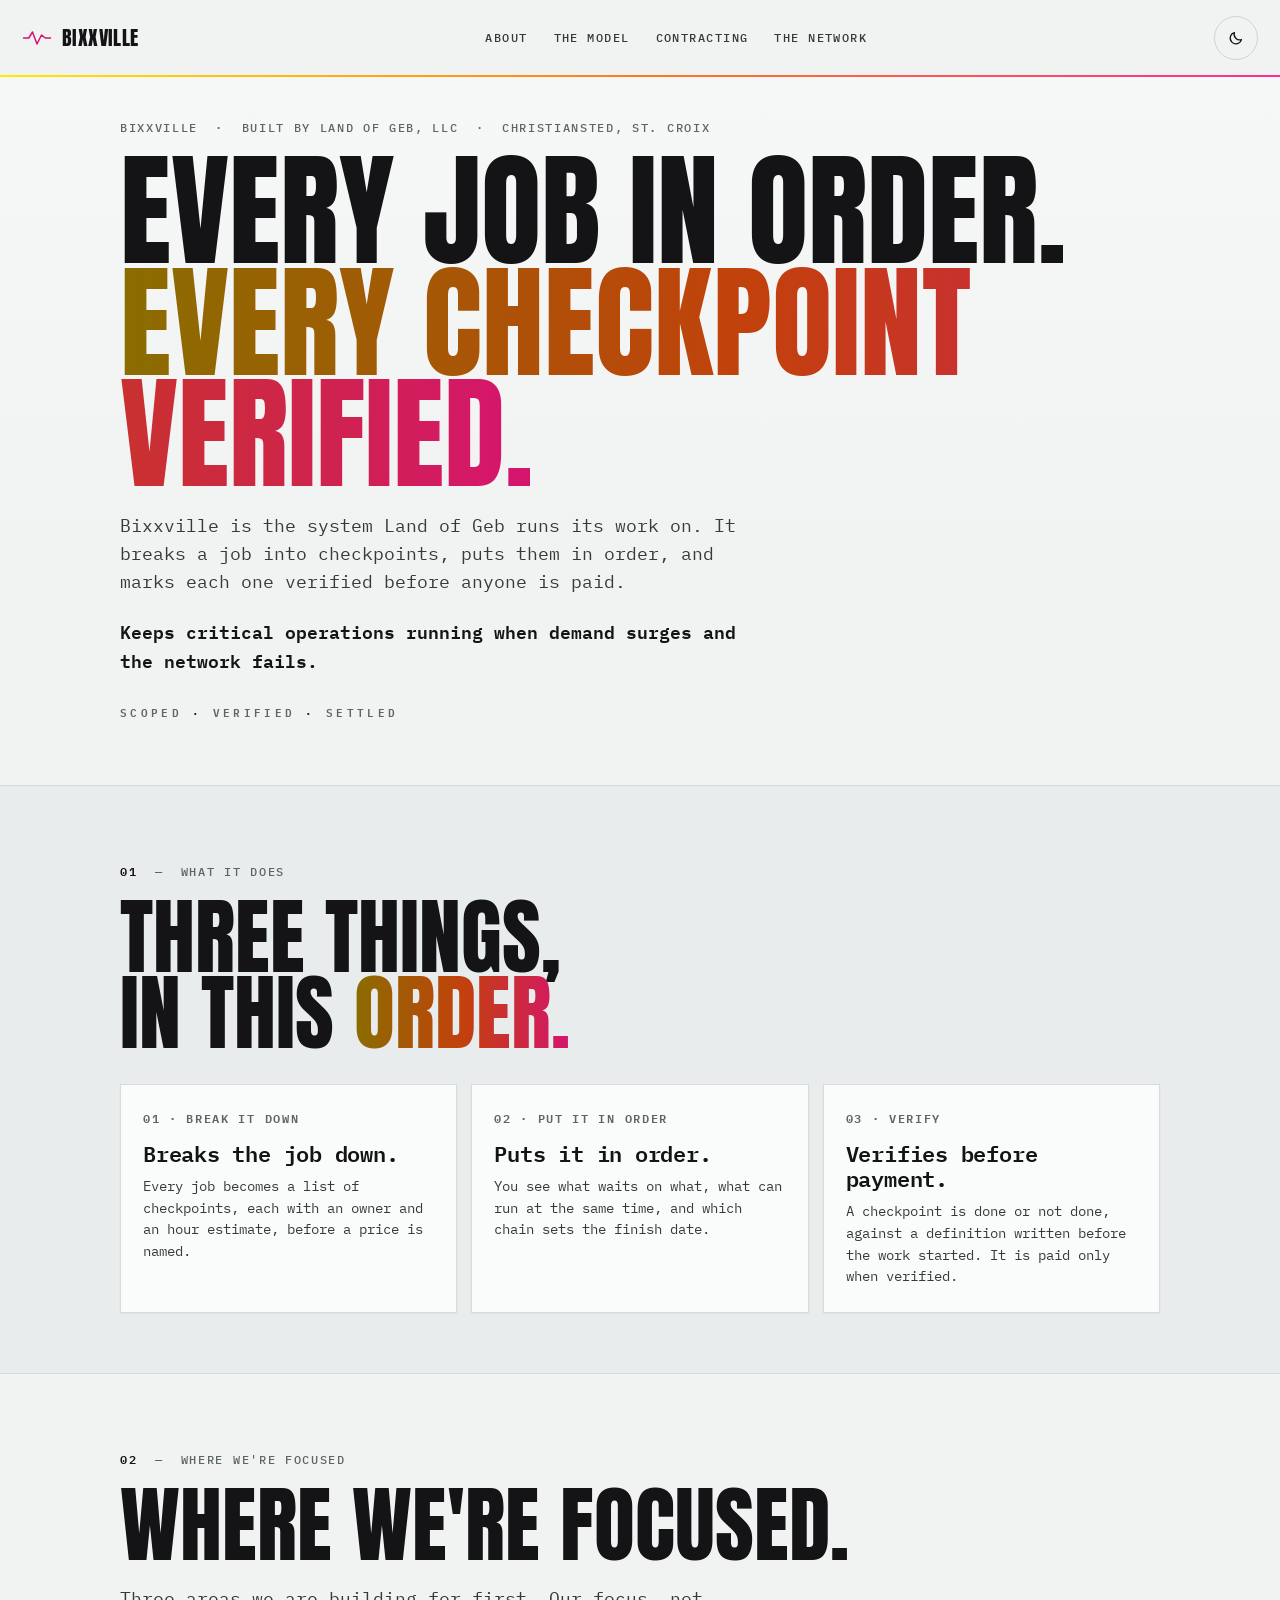
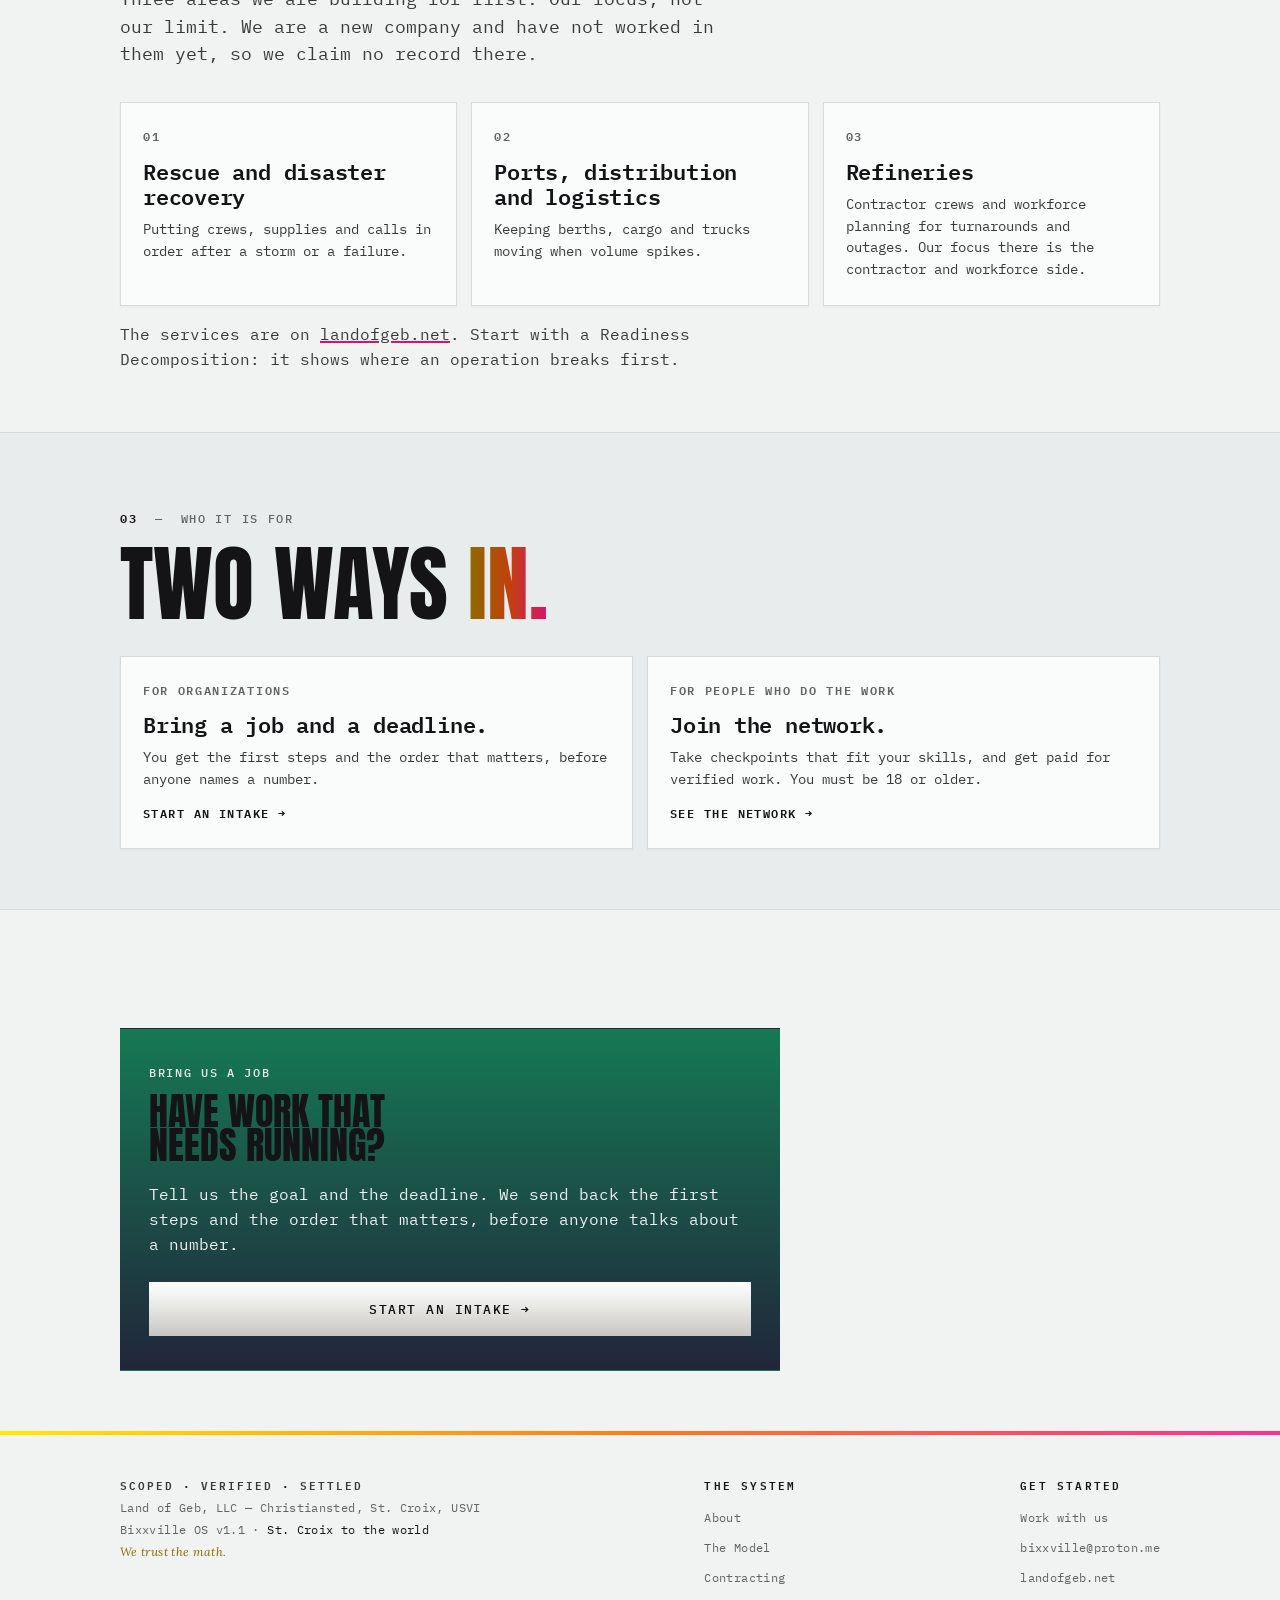
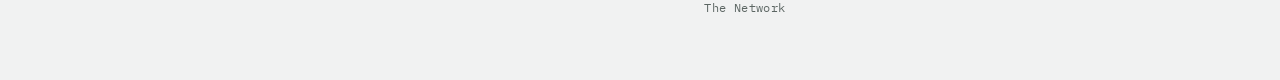
<file: index.html>
<!DOCTYPE html>
<html lang="en">
<head>
<meta charset="UTF-8">
<meta name="viewport" content="width=device-width, initial-scale=1.0, viewport-fit=cover">
<title>Bixxville — the operating system for organized work</title>
<meta name="description" content="Bixxville is the system Land of Geb runs its work on. It breaks a job into checkpoints, puts them in order, and marks each one verified before anyone is paid. Land of Geb, LLC, Christiansted, St. Croix.">
<link rel="preconnect" href="https://fonts.googleapis.com">
<link rel="preconnect" href="https://fonts.gstatic.com" crossorigin>
<link href="https://fonts.googleapis.com/css2?family=Anton&family=IBM+Plex+Mono:wght@300;400;500;600;700&family=Lora:ital,wght@0,400;0,500;1,400&display=swap" rel="stylesheet">
<link rel="stylesheet" href="bixx.css">
<script>(function(){try{var t=localStorage.getItem('bx-theme');if(t)document.documentElement.setAttribute('data-theme',t)}catch(e){}})();</script>

</head>
<body>

<nav>
  <a class="brand" href="index.html" aria-label="Bixxville home">
    <svg class="glyph" viewBox="0 0 40 24" aria-hidden="true">
      <polyline points="2,12 9,12 14,4 20,20 26,8 31,12 38,12" fill="none" stroke="var(--green)" stroke-width="2" stroke-linejoin="round" stroke-linecap="round"/>
    </svg>
    <b>Bixxville</b>
  </a>
  <div class="navlinks">
    <a href="about.html">About</a>
    <a href="model.html">The Model</a>
    <a href="contracting.html">Contracting</a>
    <a href="network.html">The Network</a>
  </div>
  <div class="navactions">
    <button class="themetog" id="themeTog" type="button" aria-label="Switch between light and dark" title="Switch theme">
      <svg class="i-sun" viewBox="0 0 24 24" aria-hidden="true"><circle cx="12" cy="12" r="4.2"/><path d="M12 2.6v2.4M12 19v2.4M4.6 12H2.2M21.8 12h-2.4M6.5 6.5 4.8 4.8M19.2 19.2l-1.7-1.7M17.5 6.5l1.7-1.7M4.8 19.2l1.7-1.7"/></svg>
      <svg class="i-moon" viewBox="0 0 24 24" aria-hidden="true"><path d="M20.2 14.4A8.4 8.4 0 0 1 9.6 3.8a8.6 8.6 0 1 0 10.6 10.6z"/></svg>
    </button>
    <button class="ham" id="hamBtn" aria-label="Open menu"><span></span><span></span></button>
  </div>
</nav>

<div class="menu" id="menu" aria-hidden="true">
  <button class="menuclose" id="menuClose" aria-label="Close menu"></button>
  <a href="index.html"><span class="mi">00</span> Home</a>
  <a href="about.html"><span class="mi">01</span> About</a>
  <a href="model.html"><span class="mi">02</span> The Model</a>
  <a href="contracting.html"><span class="mi">03</span> Contracting</a>
  <a href="network.html"><span class="mi">04</span> The Network</a>
  <a href="work.html"><span class="mi">05</span> Work with us</a>
  <div class="mfoot">SCOPED <span>·</span> VERIFIED <span>·</span> SETTLED<br>Land of Geb, LLC — Christiansted, St. Croix, USVI</div>
</div>

<main>

  <!-- HERO -->
  <section class="scene hero">
    <div class="wrap">
      <div class="eyebrow rv">Bixxville &nbsp;·&nbsp; built by Land of Geb, LLC &nbsp;·&nbsp; Christiansted, St. Croix</div>
      <h1 class="rv d1">Every job in order.<br><span class="g">Every checkpoint verified.</span></h1>
      <p class="lead rv d2">Bixxville is the system Land of Geb runs its work on. It breaks a job into checkpoints, puts them in order, and marks each one verified before anyone is paid.</p>
      <p class="lead rv d3"><b>Keeps critical operations running when demand surges and the network fails.</b></p>
      <div class="spine rv d4">SCOPED <span>·</span> VERIFIED <span>·</span> SETTLED</div>
    </div>
  </section>

  <!-- WHAT IT DOES -->
  <section class="scene alt">
    <div class="wrap">
      <div class="eyebrow rv"><span class="n">01</span> &nbsp;— &nbsp;What it does</div>
      <h2 class="rv d1">Three things,<br>in this <span class="g">order.</span></h2>
      <div class="grid g3">
        <div class="card rv d3">
          <div class="ck">01 · Break it down</div>
          <h3>Breaks the job down.</h3>
          <p>Every job becomes a list of checkpoints, each with an owner and an hour estimate, before a price is named.</p>
        </div>
        <div class="card rv d3">
          <div class="ck">02 · Put it in order</div>
          <h3>Puts it in order.</h3>
          <p>You see what waits on what, what can run at the same time, and which chain sets the finish date.</p>
        </div>
        <div class="card rv d4">
          <div class="ck">03 · Verify</div>
          <h3>Verifies before payment.</h3>
          <p>A checkpoint is done or not done, against a definition written before the work started. It is paid only when verified.</p>
        </div>
      </div>
    </div>
  </section>

  <!-- WHERE WE WORK -->
  <section class="scene">
    <div class="wrap">
      <div class="eyebrow rv"><span class="n">02</span> &nbsp;— &nbsp;Where we're focused</div>
      <h2 class="rv d1">Where we're focused.</h2>
      <p class="lead rv d2">Three areas we are building for first. Our focus, not our limit. We are a new company and have not worked in them yet, so we claim no record there.</p>
      <div class="grid g3">
        <a class="card rv d3" href="https://landofgeb.net/services.html#readiness-decomposition">
          <div class="ck">01</div>
          <h3>Rescue and disaster recovery</h3>
          <p>Putting crews, supplies and calls in order after a storm or a failure.</p>
        </a>
        <a class="card rv d3" href="https://landofgeb.net/services.html#readiness-decomposition">
          <div class="ck">02</div>
          <h3>Ports, distribution and logistics</h3>
          <p>Keeping berths, cargo and trucks moving when volume spikes.</p>
        </a>
        <a class="card rv d4" href="https://landofgeb.net/services.html#readiness-decomposition">
          <div class="ck">03</div>
          <h3>Refineries</h3>
          <p>Contractor crews and workforce planning for turnarounds and outages. Our focus there is the contractor and workforce side.</p>
        </a>
      </div>
      <p class="body rv d5">The services are on <a href="https://landofgeb.net/services.html" style="color:inherit;text-decoration:underline;text-decoration-color:var(--hot);text-decoration-thickness:2px">landofgeb.net</a>. Start with a Readiness Decomposition: it shows where an operation breaks first.</p>
    </div>
  </section>

  <!-- WHO IT IS FOR -->
  <section class="scene alt">
    <div class="wrap">
      <div class="eyebrow rv"><span class="n">03</span> &nbsp;— &nbsp;Who it is for</div>
      <h2 class="rv d1">Two ways <span class="g">in.</span></h2>
      <div class="grid g2">
        <a class="card rv d3" href="work.html">
          <div class="ck">For organizations</div>
          <h3>Bring a job and a deadline.</h3>
          <p>You get the first steps and the order that matters, before anyone names a number.</p>
          <span class="arr">Start an intake →</span>
        </a>
        <a class="card rv d3" href="network.html">
          <div class="ck">For people who do the work</div>
          <h3>Join the network.</h3>
          <p>Take checkpoints that fit your skills, and get paid for verified work. You must be 18 or older.</p>
          <span class="arr">See the network →</span>
        </a>
      </div>
    </div>
  </section>

  <!-- CTA -->
  <section class="scene">
    <div class="wrap">
      <div class="grid">
        <div class="ctabox rv">
          <div class="eyebrow" style="margin-bottom:12px">Bring us a job</div>
          <h2 style="font-size:clamp(26px,5.5vw,38px)">Have work that<br>needs running?</h2>
          <p class="body" style="margin-top:8px">Tell us the goal and the deadline. We send back the first steps and the order that matters, before anyone talks about a number.</p>
          <a class="biglink" href="work.html">Start an intake →</a>
        </div>
      </div>
    </div>
  </section>

</main>

<footer>
  <div class="fwrap">
    <div>
      <b>SCOPED <span class="sx">·</span> VERIFIED <span class="sx">·</span> SETTLED</b><br>
      Land of Geb, LLC — Christiansted, St. Croix, USVI<br>
      Bixxville OS v1.1 · <span class="sx">St. Croix to the world</span><br>
      <span style="color:var(--gold);font-family:Lora,Georgia,serif;font-style:italic">We trust the math.</span>
    </div>
    <div class="fnav">
      <span class="ftitle">The system</span>
      <a href="about.html">About</a>
      <a href="model.html">The Model</a>
      <a href="contracting.html">Contracting</a>
      <a href="network.html">The Network</a>
    </div>
    <div class="fnav">
      <span class="ftitle">Get started</span>
      <a href="work.html">Work with us</a>
      <a href="mailto:bixxville@proton.me">bixxville@proton.me</a>
      <a href="https://landofgeb.net">landofgeb.net</a>
    </div>
  </div>
</footer>

<script src="bixx.js"></script>
</body>
</html>
</file>
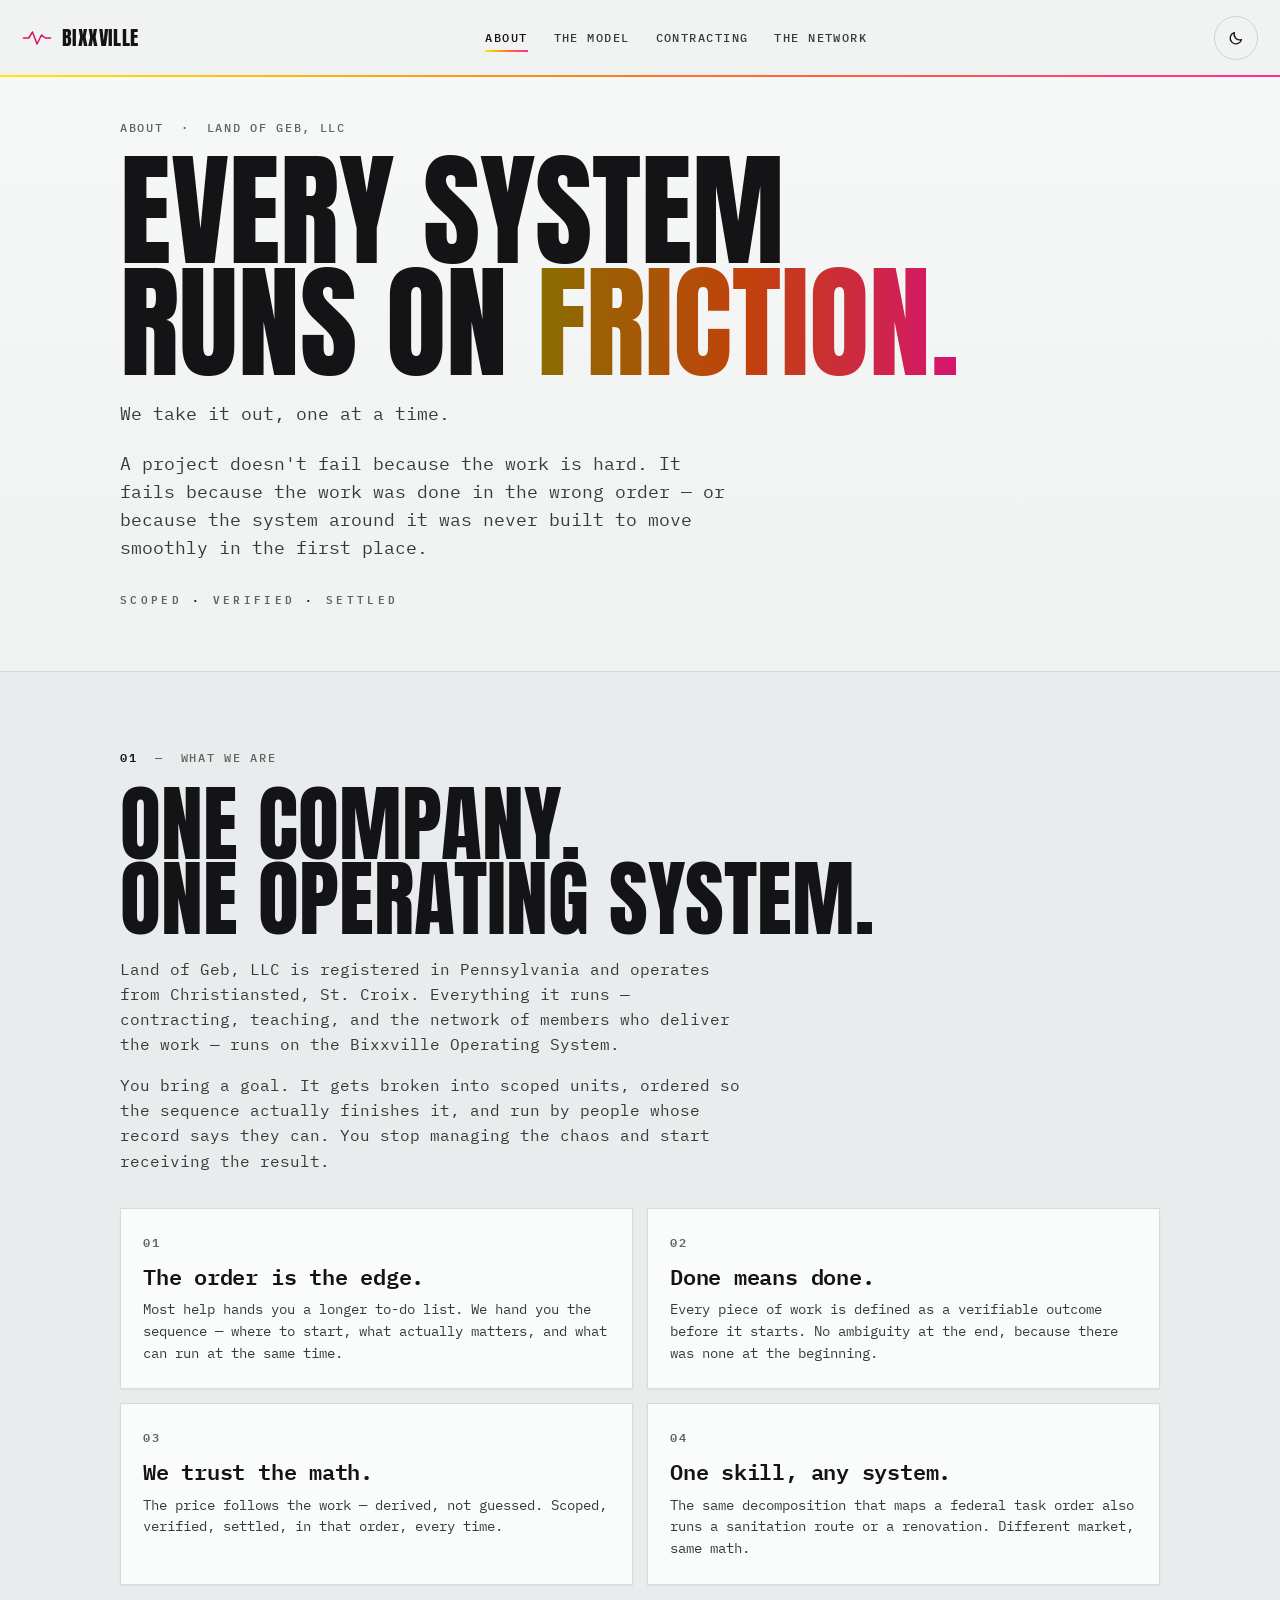
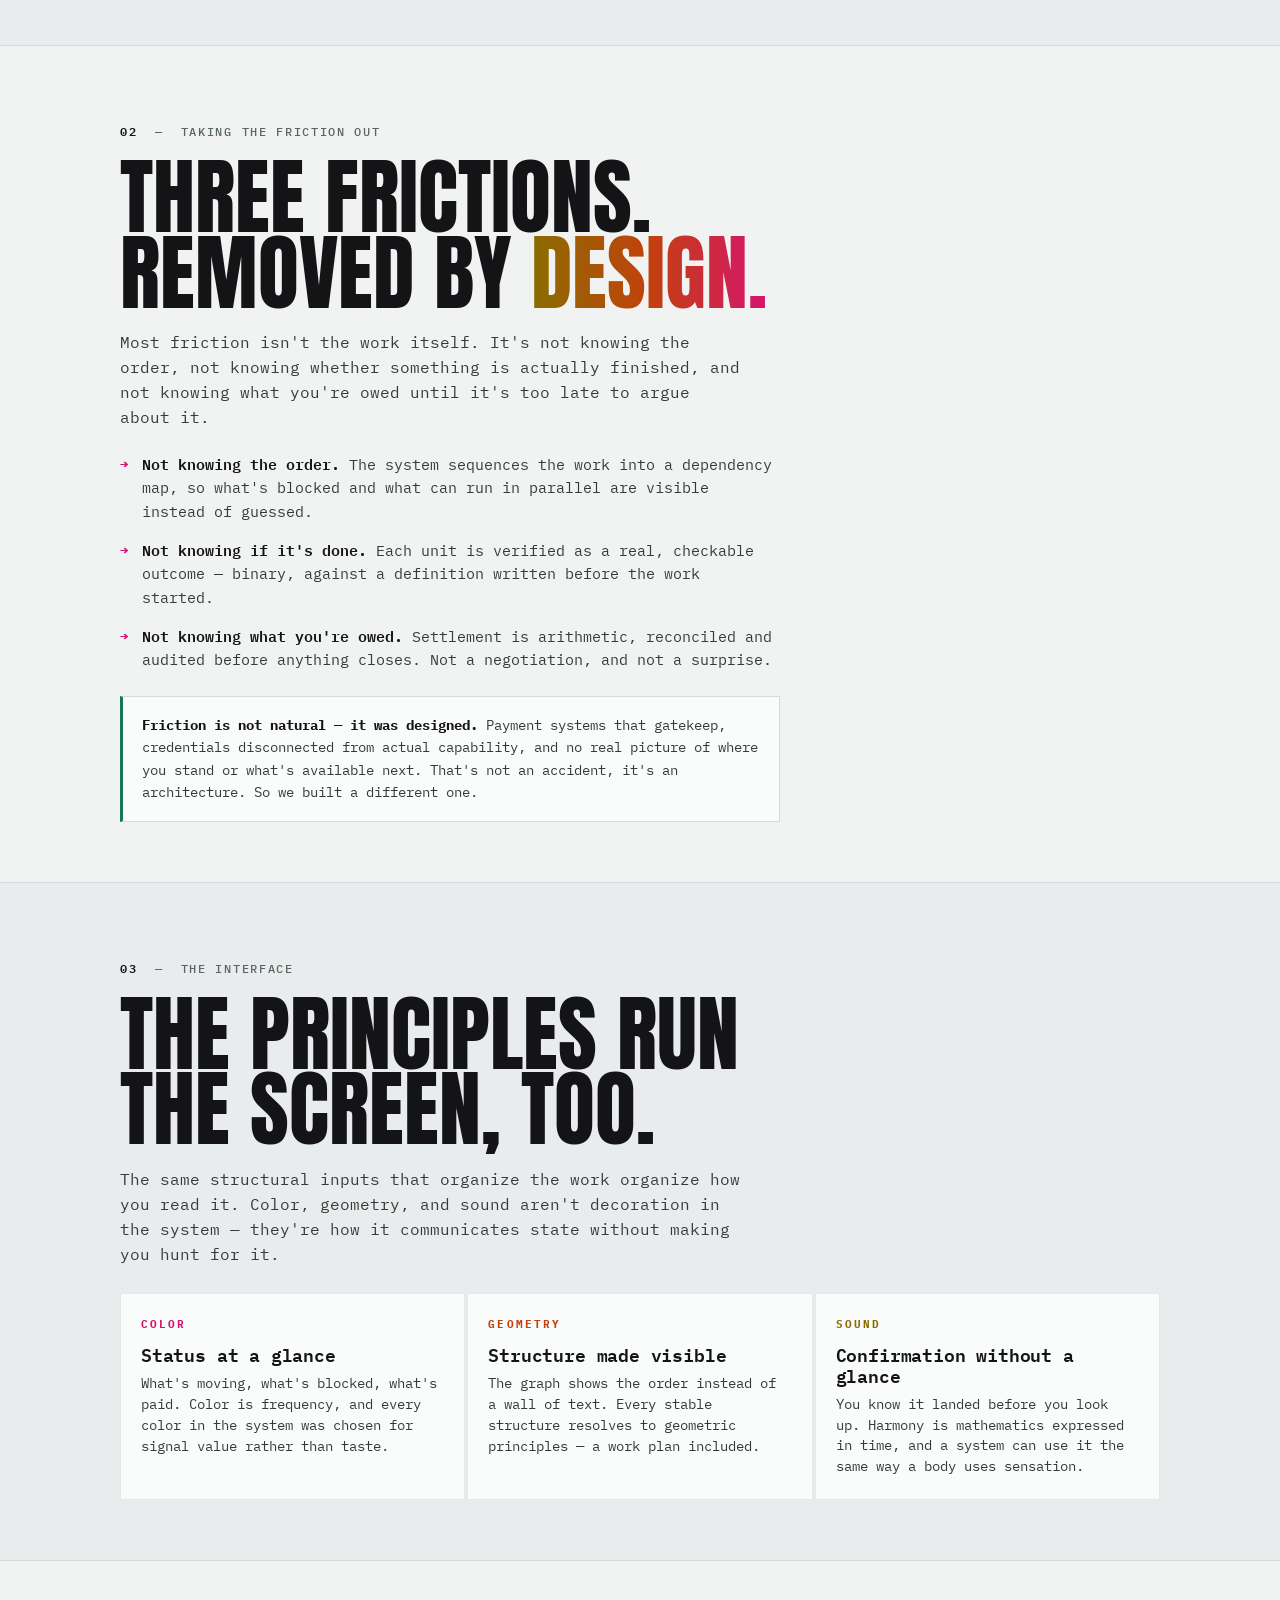
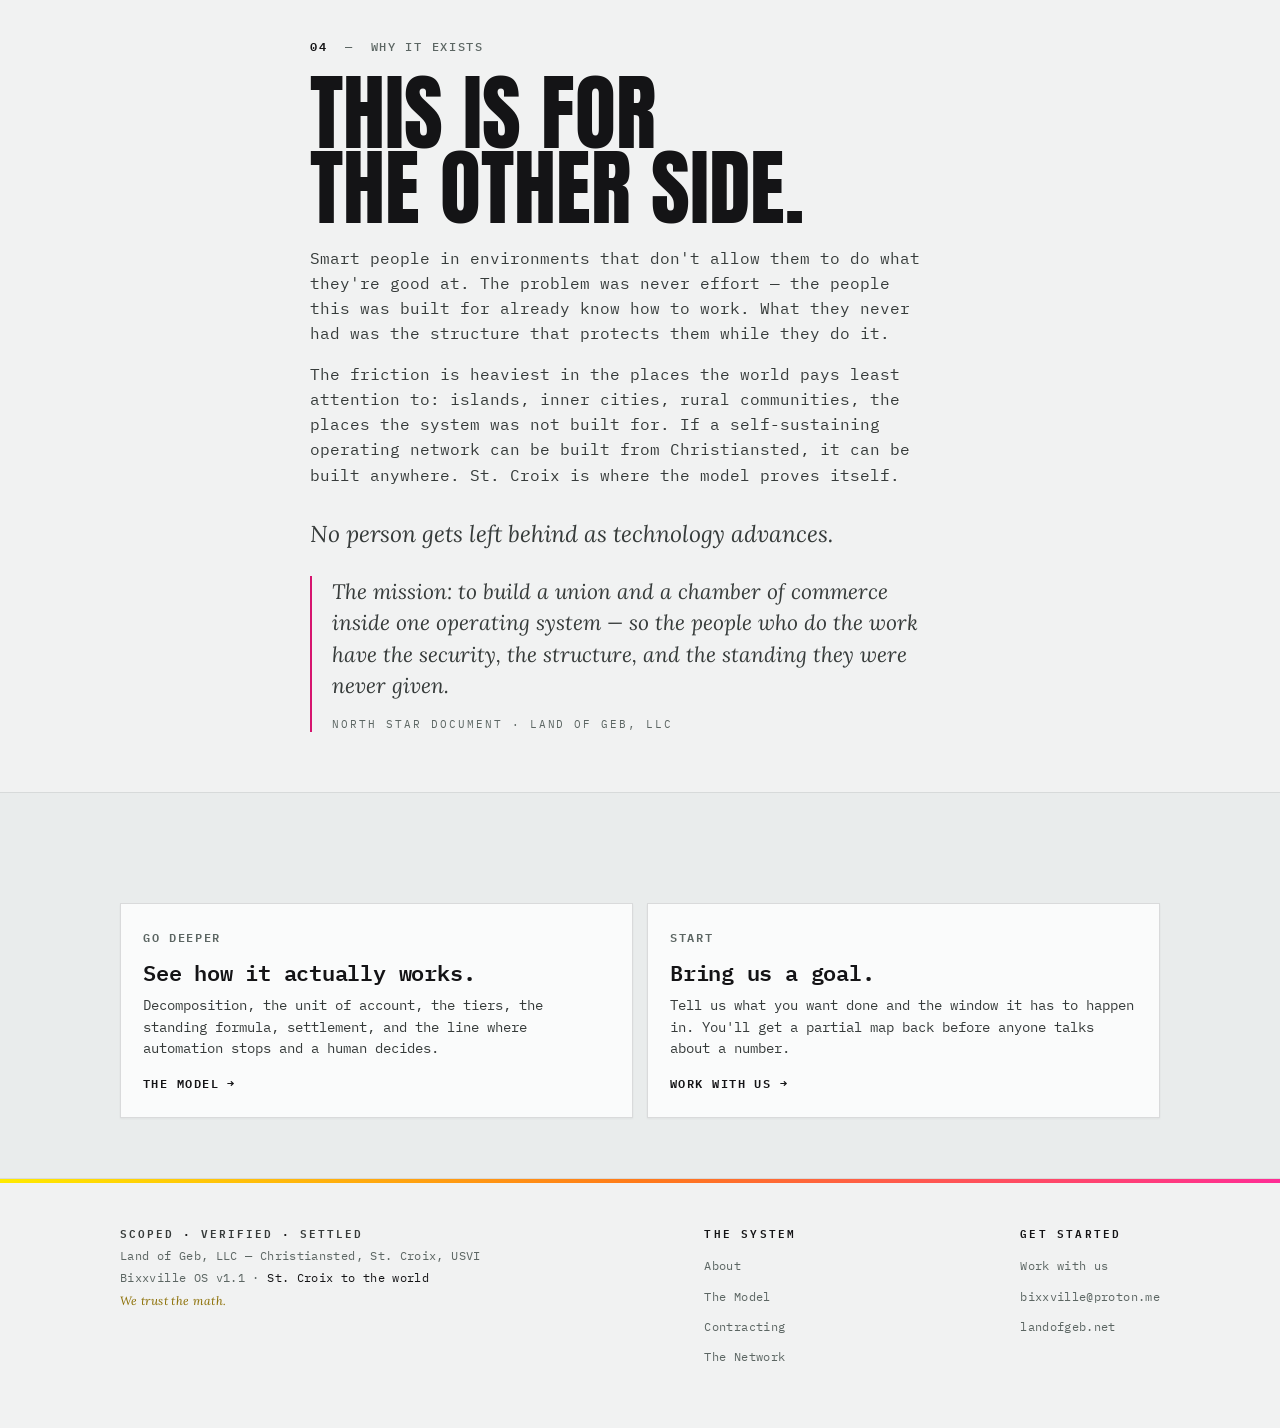
<file: about.html>
<!DOCTYPE html>
<html lang="en">
<head>
<meta charset="UTF-8">
<meta name="viewport" content="width=device-width, initial-scale=1.0, viewport-fit=cover">
<title>About — Bixxville</title>
<meta name="description" content="Land of Geb, LLC runs on the Bixxville Operating System. A project doesn't fail because the work is hard — it fails because the work was done in the wrong order.">
<link rel="preconnect" href="https://fonts.googleapis.com">
<link rel="preconnect" href="https://fonts.gstatic.com" crossorigin>
<link href="https://fonts.googleapis.com/css2?family=Anton&family=IBM+Plex+Mono:wght@300;400;500;600;700&family=Lora:ital,wght@0,400;0,500;1,400&display=swap" rel="stylesheet">
<link rel="stylesheet" href="bixx.css">
<script>(function(){try{var t=localStorage.getItem('bx-theme');if(t)document.documentElement.setAttribute('data-theme',t)}catch(e){}})();</script>

<style>
  .sense{display:grid; grid-template-columns:1fr; gap:2px; margin-top:26px}
  @media(min-width:700px){.sense{grid-template-columns:repeat(3,1fr)}}
  .sn-c{background:var(--panel); border:1px solid var(--line2); padding:22px 20px}
  .sn-c .snk{font-family:var(--mono); font-size:10.5px; letter-spacing:.2em; text-transform:uppercase; font-weight:700; margin-bottom:11px}
  .sn-c h3{font-size:18px; margin-bottom:8px}
  .sn-c p{font-size:13.5px; color:var(--soft); line-height:1.55}
</style>
</head>
<body>

<nav>
  <a class="brand" href="index.html" aria-label="Bixxville home">
    <svg class="glyph" viewBox="0 0 40 24" aria-hidden="true">
      <polyline points="2,12 9,12 14,4 20,20 26,8 31,12 38,12" fill="none" stroke="var(--green)" stroke-width="2" stroke-linejoin="round" stroke-linecap="round"/>
    </svg>
    <b>Bixxville</b>
  </a>
  <div class="navlinks">
    <a href="about.html">About</a>
    <a href="model.html">The Model</a>
    <a href="contracting.html">Contracting</a>
    <a href="network.html">The Network</a>
  </div>
  <div class="navactions">
    <button class="themetog" id="themeTog" type="button" aria-label="Switch between light and dark" title="Switch theme">
      <svg class="i-sun" viewBox="0 0 24 24" aria-hidden="true"><circle cx="12" cy="12" r="4.2"/><path d="M12 2.6v2.4M12 19v2.4M4.6 12H2.2M21.8 12h-2.4M6.5 6.5 4.8 4.8M19.2 19.2l-1.7-1.7M17.5 6.5l1.7-1.7M4.8 19.2l1.7-1.7"/></svg>
      <svg class="i-moon" viewBox="0 0 24 24" aria-hidden="true"><path d="M20.2 14.4A8.4 8.4 0 0 1 9.6 3.8a8.6 8.6 0 1 0 10.6 10.6z"/></svg>
    </button>
    <button class="ham" id="hamBtn" aria-label="Open menu"><span></span><span></span></button>
  </div>
</nav>

<div class="menu" id="menu" aria-hidden="true">
  <button class="menuclose" id="menuClose" aria-label="Close menu"></button>
  <a href="index.html"><span class="mi">00</span> Home</a>
  <a href="about.html"><span class="mi">01</span> About</a>
  <a href="model.html"><span class="mi">02</span> The Model</a>
  <a href="contracting.html"><span class="mi">03</span> Contracting</a>
  <a href="network.html"><span class="mi">04</span> The Network</a>
  <a href="work.html"><span class="mi">05</span> Work with us</a>
  <div class="mfoot">SCOPED <span>·</span> VERIFIED <span>·</span> SETTLED<br>Land of Geb, LLC — Christiansted, St. Croix, USVI</div>
</div>

<main>

  <!-- HERO -->
  <section class="scene hero">
    <div class="wrap">
      <div class="eyebrow rv">About &nbsp;·&nbsp; Land of Geb, LLC</div>
      <h1 class="rv d1">Every system<br>runs on <span class="g">friction.</span></h1>
      <p class="lead rv d2">We take it out, one at a time.</p>
      <p class="lead rv d3">A project doesn't fail because the work is hard. It fails because the work was done in the wrong order — or because the system around it was never built to move smoothly in the first place.</p>
      <div class="spine rv d4">SCOPED <span>·</span> VERIFIED <span>·</span> SETTLED</div>
    </div>
  </section>

  <!-- WHAT WE ARE -->
  <section class="scene alt">
    <div class="wrap">
      <div class="eyebrow rv"><span class="n">01</span> &nbsp;— &nbsp;What we are</div>
      <h2 class="rv d1">One company.<br>One operating system.</h2>
      <p class="body rv d2">Land of Geb, LLC is registered in Pennsylvania and operates from Christiansted, St. Croix. Everything it runs — contracting, teaching, and the network of members who deliver the work — runs on the Bixxville Operating System.</p>
      <p class="body rv d3">You bring a goal. It gets broken into scoped units, ordered so the sequence actually finishes it, and run by people whose record says they can. You stop managing the chaos and start receiving the result.</p>

      <div class="grid g2">
        <div class="card rv d4">
          <div class="ck">01</div>
          <h3>The order is the edge.</h3>
          <p>Most help hands you a longer to-do list. We hand you the sequence — where to start, what actually matters, and what can run at the same time.</p>
        </div>
        <div class="card rv d4">
          <div class="ck">02</div>
          <h3>Done means done.</h3>
          <p>Every piece of work is defined as a verifiable outcome before it starts. No ambiguity at the end, because there was none at the beginning.</p>
        </div>
        <div class="card rv d5">
          <div class="ck">03</div>
          <h3>We trust the math.</h3>
          <p>The price follows the work — derived, not guessed. Scoped, verified, settled, in that order, every time.</p>
        </div>
        <div class="card rv d5">
          <div class="ck">04</div>
          <h3>One skill, any system.</h3>
          <p>The same decomposition that maps a federal task order also runs a sanitation route or a renovation. Different market, same math.</p>
        </div>
      </div>
    </div>
  </section>

  <!-- THE FRICTION -->
  <section class="scene">
    <div class="wrap">
      <div class="eyebrow rv"><span class="n">02</span> &nbsp;— &nbsp;Taking the friction out</div>
      <h2 class="rv d1">Three frictions.<br>Removed by <span class="g">design.</span></h2>
      <p class="body rv d2">Most friction isn't the work itself. It's not knowing the order, not knowing whether something is actually finished, and not knowing what you're owed until it's too late to argue about it.</p>
      <div class="pts rv d3">
        <div class="pt"><span class="b">→</span><span class="t"><b>Not knowing the order.</b> The system sequences the work into a dependency map, so what's blocked and what can run in parallel are visible instead of guessed.</span></div>
        <div class="pt"><span class="b">→</span><span class="t"><b>Not knowing if it's done.</b> Each unit is verified as a real, checkable outcome — binary, against a definition written before the work started.</span></div>
        <div class="pt"><span class="b">→</span><span class="t"><b>Not knowing what you're owed.</b> Settlement is arithmetic, reconciled and audited before anything closes. Not a negotiation, and not a surprise.</span></div>
      </div>
      <div class="note good rv d4">
        <b>Friction is not natural — it was designed.</b> Payment systems that gatekeep, credentials disconnected from actual capability, and no real picture of where you stand or what's available next. That's not an accident, it's an architecture. So we built a different one.
      </div>
    </div>
  </section>

  <!-- THE INTERFACE -->
  <section class="scene alt">
    <div class="wrap">
      <div class="eyebrow rv"><span class="n">03</span> &nbsp;— &nbsp;The interface</div>
      <h2 class="rv d1">The principles run<br>the screen, too.</h2>
      <p class="body rv d2">The same structural inputs that organize the work organize how you read it. Color, geometry, and sound aren't decoration in the system — they're how it communicates state without making you hunt for it.</p>
      <div class="sense rv d3">
        <div class="sn-c">
          <div class="snk" style="color:var(--green)">Color</div>
          <h3>Status at a glance</h3>
          <p>What's moving, what's blocked, what's paid. Color is frequency, and every color in the system was chosen for signal value rather than taste.</p>
        </div>
        <div class="sn-c">
          <div class="snk" style="color:var(--orange)">Geometry</div>
          <h3>Structure made visible</h3>
          <p>The graph shows the order instead of a wall of text. Every stable structure resolves to geometric principles — a work plan included.</p>
        </div>
        <div class="sn-c">
          <div class="snk" style="color:var(--gold)">Sound</div>
          <h3>Confirmation without a glance</h3>
          <p>You know it landed before you look up. Harmony is mathematics expressed in time, and a system can use it the same way a body uses sensation.</p>
        </div>
      </div>
    </div>
  </section>

  <!-- WHO -->
  <section class="scene">
    <div class="wrap narrow">
      <div class="eyebrow rv"><span class="n">04</span> &nbsp;— &nbsp;Why it exists</div>
      <h2 class="rv d1">This is for<br>the other side.</h2>
      <p class="body rv d2">Smart people in environments that don't allow them to do what they're good at. The problem was never effort — the people this was built for already know how to work. What they never had was the structure that protects them while they do it.</p>
      <p class="body rv d3">The friction is heaviest in the places the world pays least attention to: islands, inner cities, rural communities, the places the system was not built for. If a self-sustaining operating network can be built from Christiansted, it can be built anywhere. St. Croix is where the model proves itself.</p>
      <p class="serif rv d4" style="margin-top:30px">No person gets left behind as technology advances.</p>
      <div class="quote rv d5">
        The mission: to build a union and a chamber of commerce inside one operating system — so the people who do the work have the security, the structure, and the standing they were never given.
        <cite>North Star Document · Land of Geb, LLC</cite>
      </div>
    </div>
  </section>

  <!-- CTA -->
  <section class="scene alt">
    <div class="wrap">
      <div class="grid g2">
        <a class="card rv" href="model.html">
          <div class="ck">Go deeper</div>
          <h3>See how it actually works.</h3>
          <p>Decomposition, the unit of account, the tiers, the standing formula, settlement, and the line where automation stops and a human decides.</p>
          <span class="arr">The Model →</span>
        </a>
        <a class="card rv d2" href="work.html">
          <div class="ck">Start</div>
          <h3>Bring us a goal.</h3>
          <p>Tell us what you want done and the window it has to happen in. You'll get a partial map back before anyone talks about a number.</p>
          <span class="arr">Work with us →</span>
        </a>
      </div>
    </div>
  </section>

</main>

<footer>
  <div class="fwrap">
    <div>
      <b>SCOPED <span class="sx">·</span> VERIFIED <span class="sx">·</span> SETTLED</b><br>
      Land of Geb, LLC — Christiansted, St. Croix, USVI<br>
      Bixxville OS v1.1 · <span class="sx">St. Croix to the world</span><br>
      <span style="color:var(--gold);font-family:Lora,Georgia,serif;font-style:italic">We trust the math.</span>
    </div>
    <div class="fnav">
      <span class="ftitle">The system</span>
      <a href="about.html">About</a>
      <a href="model.html">The Model</a>
      <a href="contracting.html">Contracting</a>
      <a href="network.html">The Network</a>
    </div>
    <div class="fnav">
      <span class="ftitle">Get started</span>
      <a href="work.html">Work with us</a>
      <a href="mailto:bixxville@proton.me">bixxville@proton.me</a>
      <a href="https://landofgeb.net">landofgeb.net</a>
    </div>
  </div>
</footer>

<script src="bixx.js"></script>
</body>
</html>
</file>
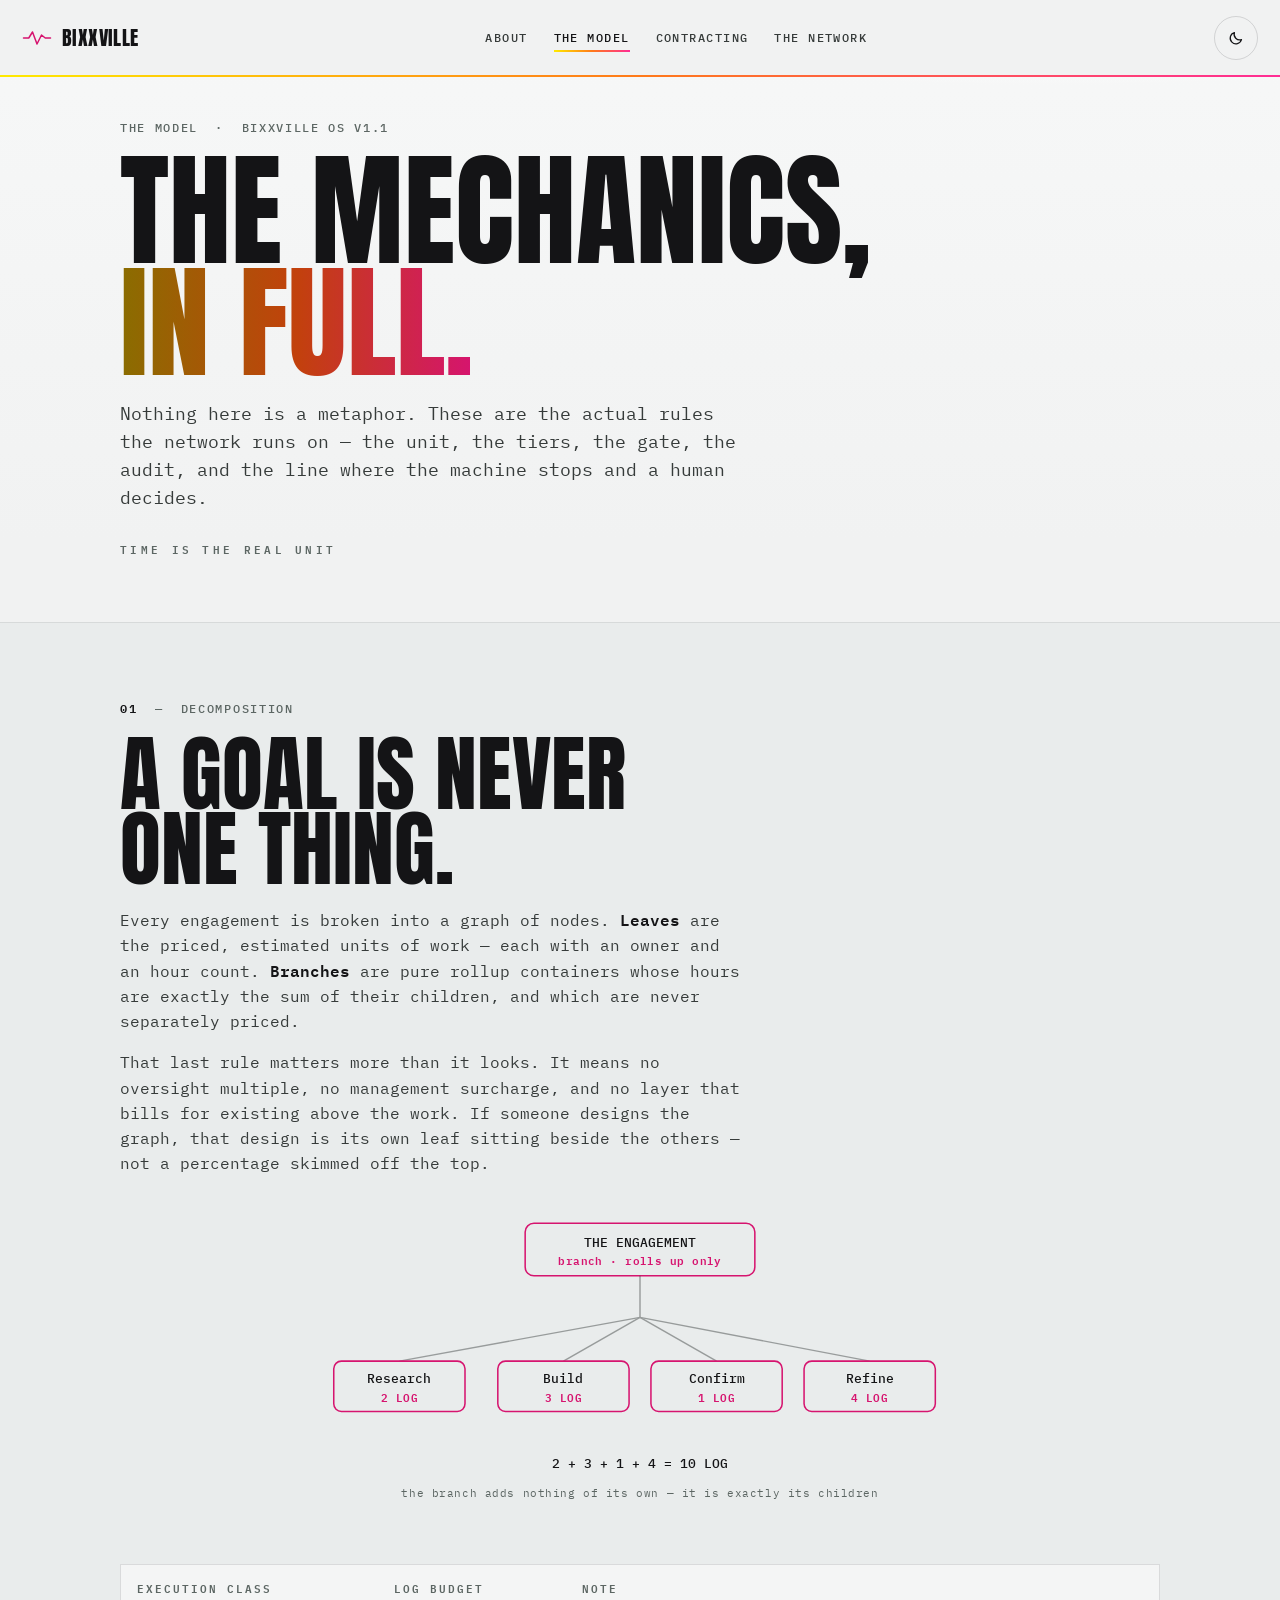
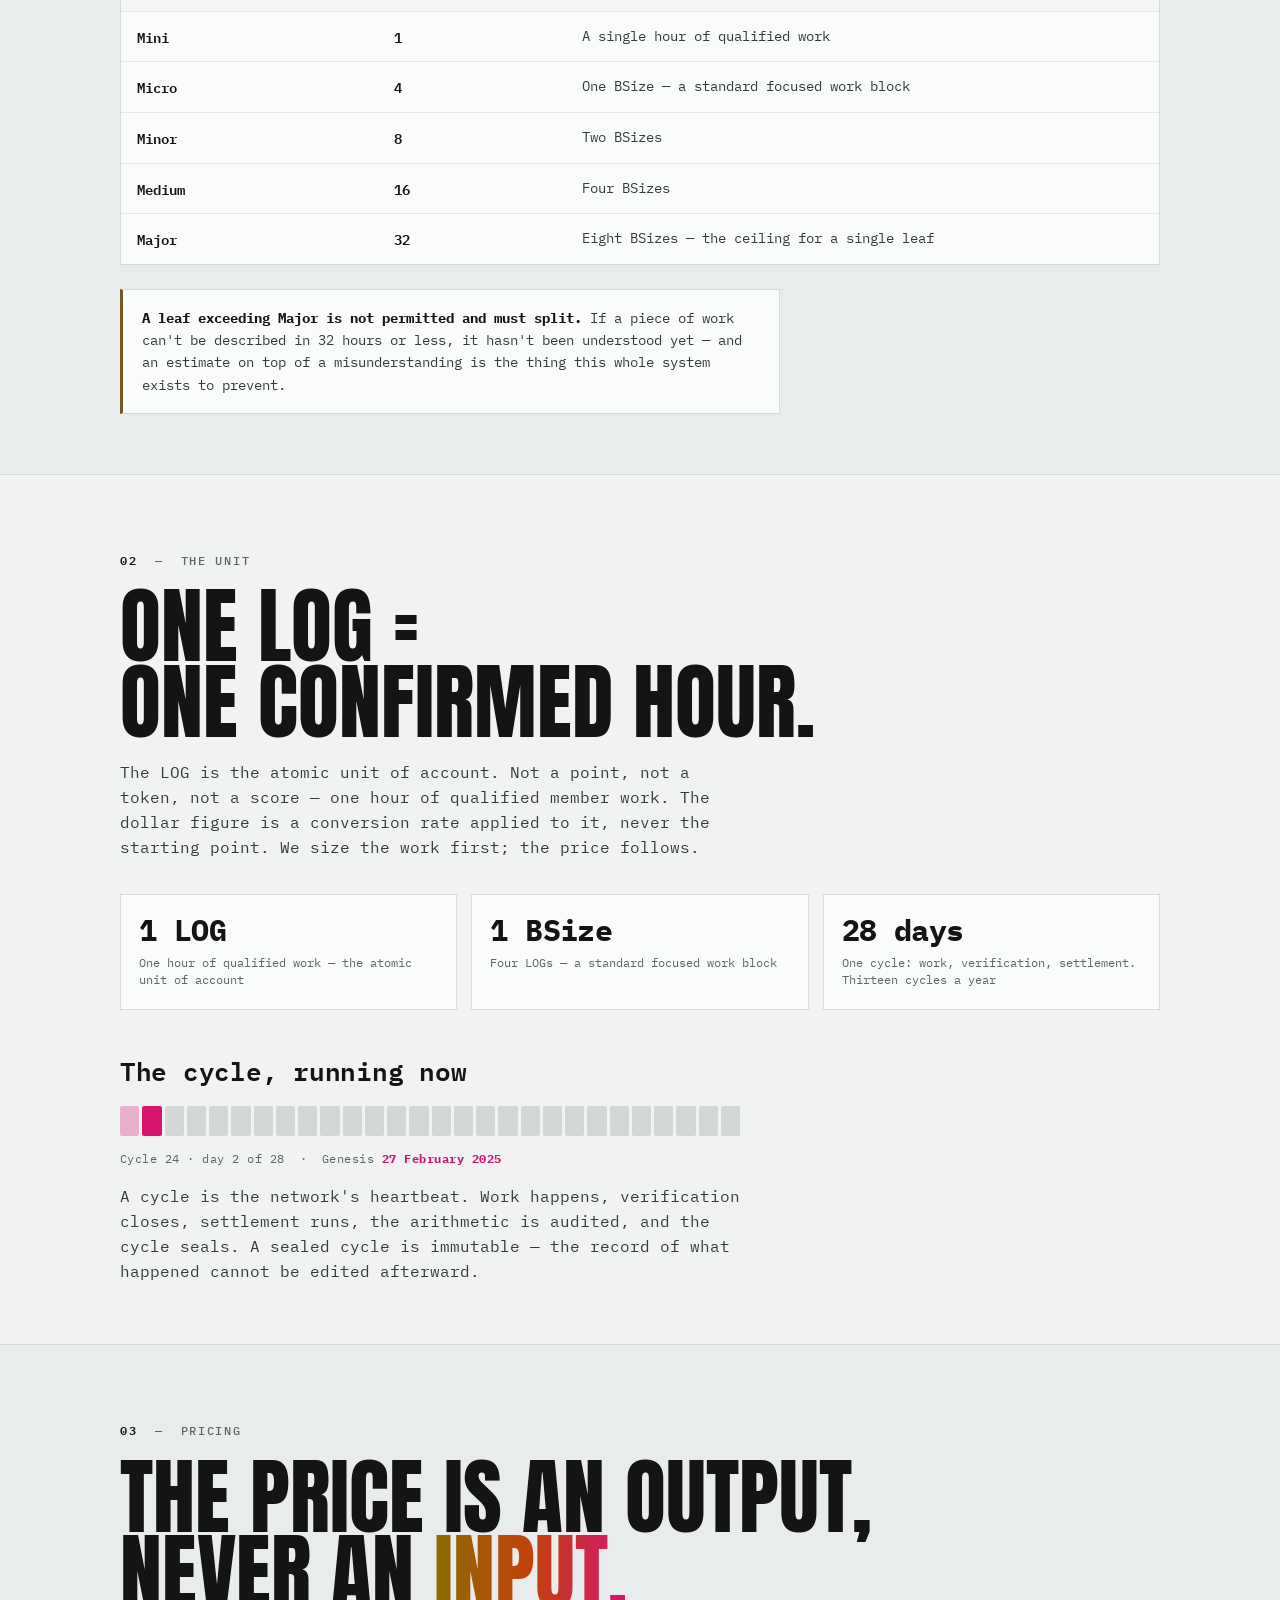
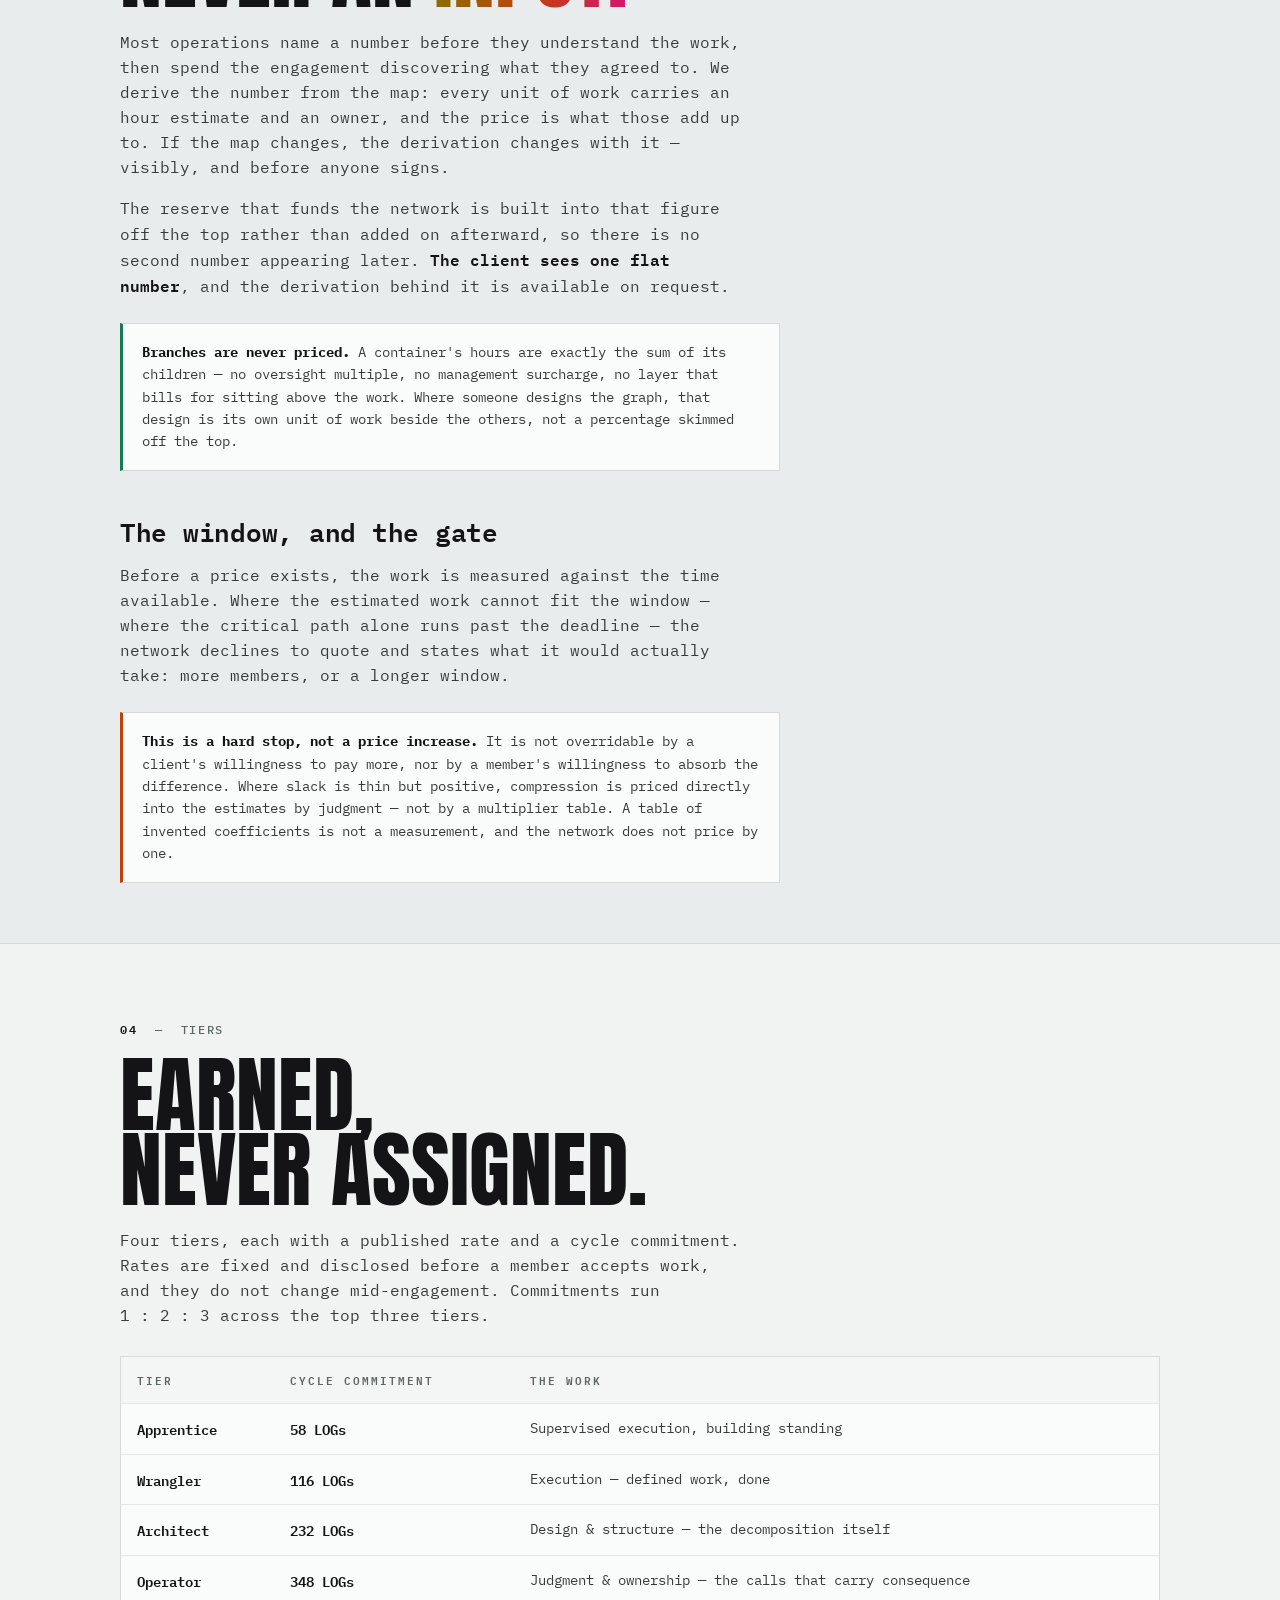
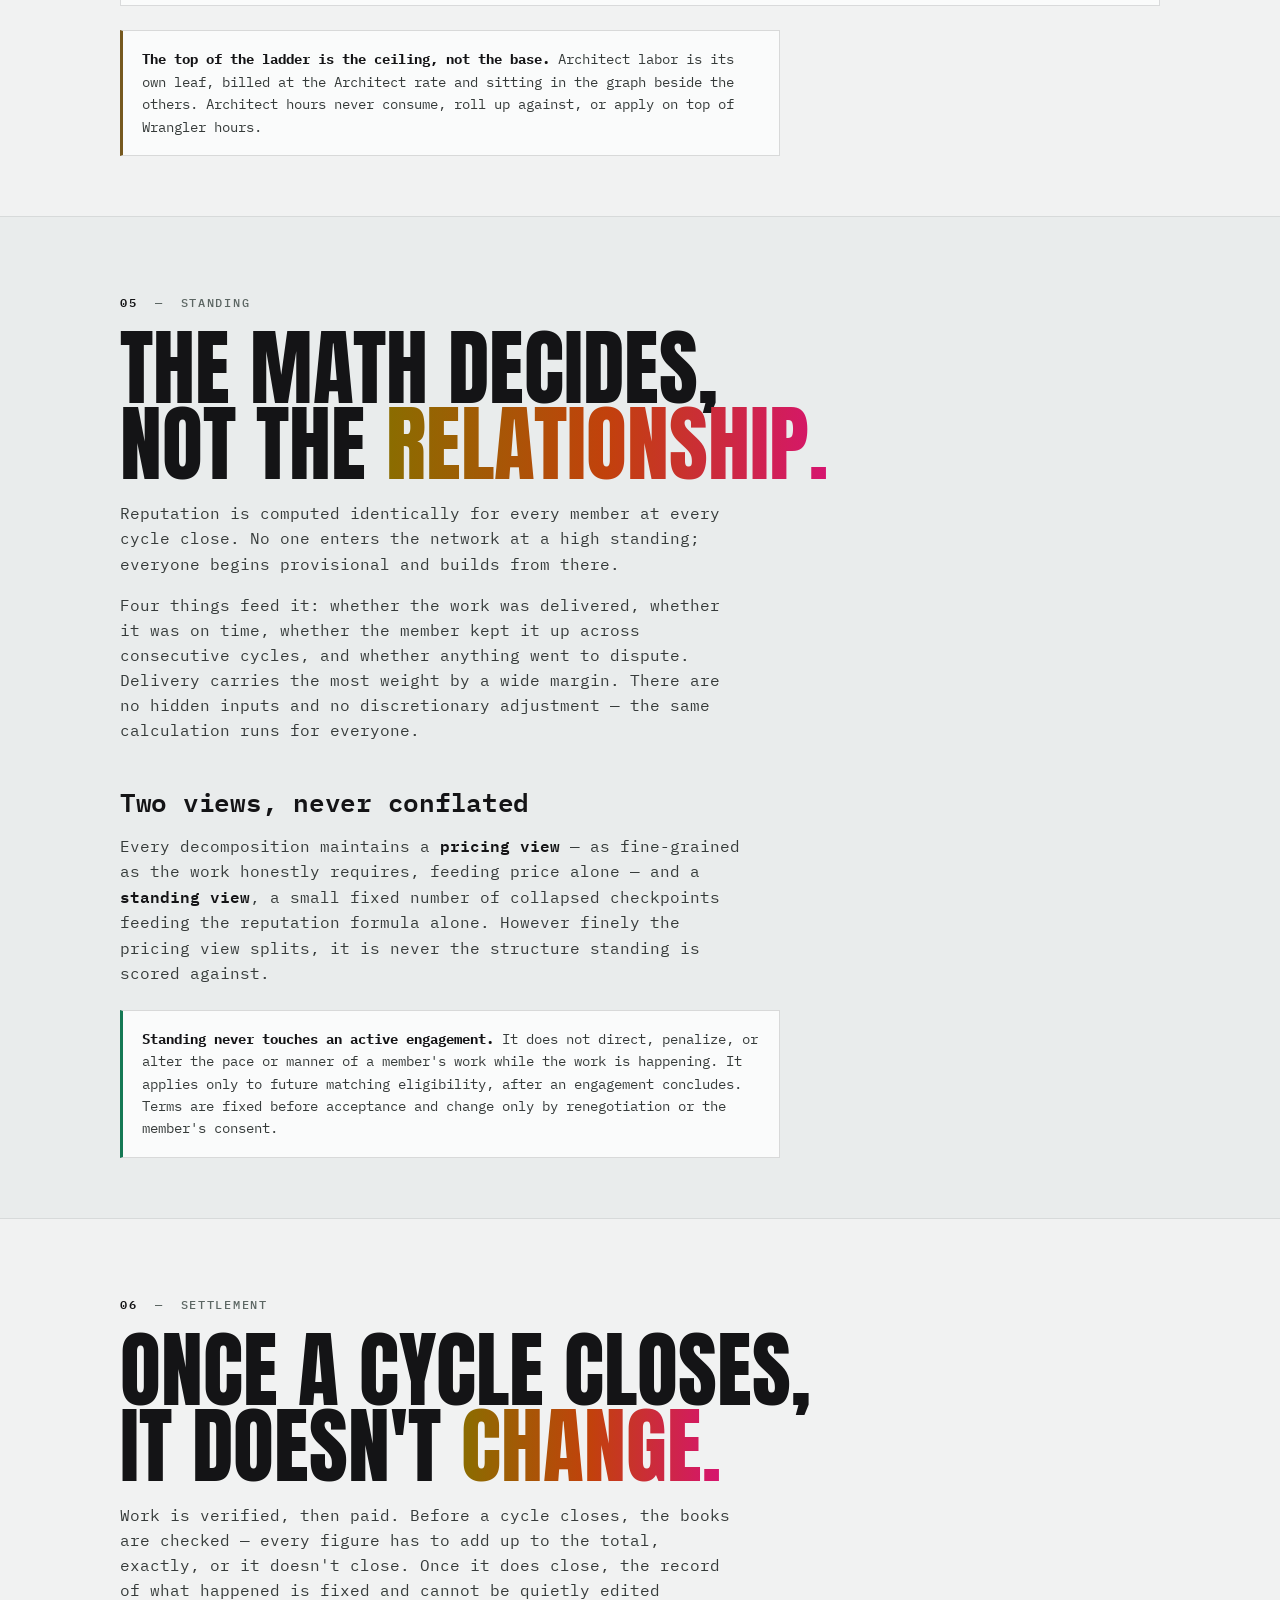
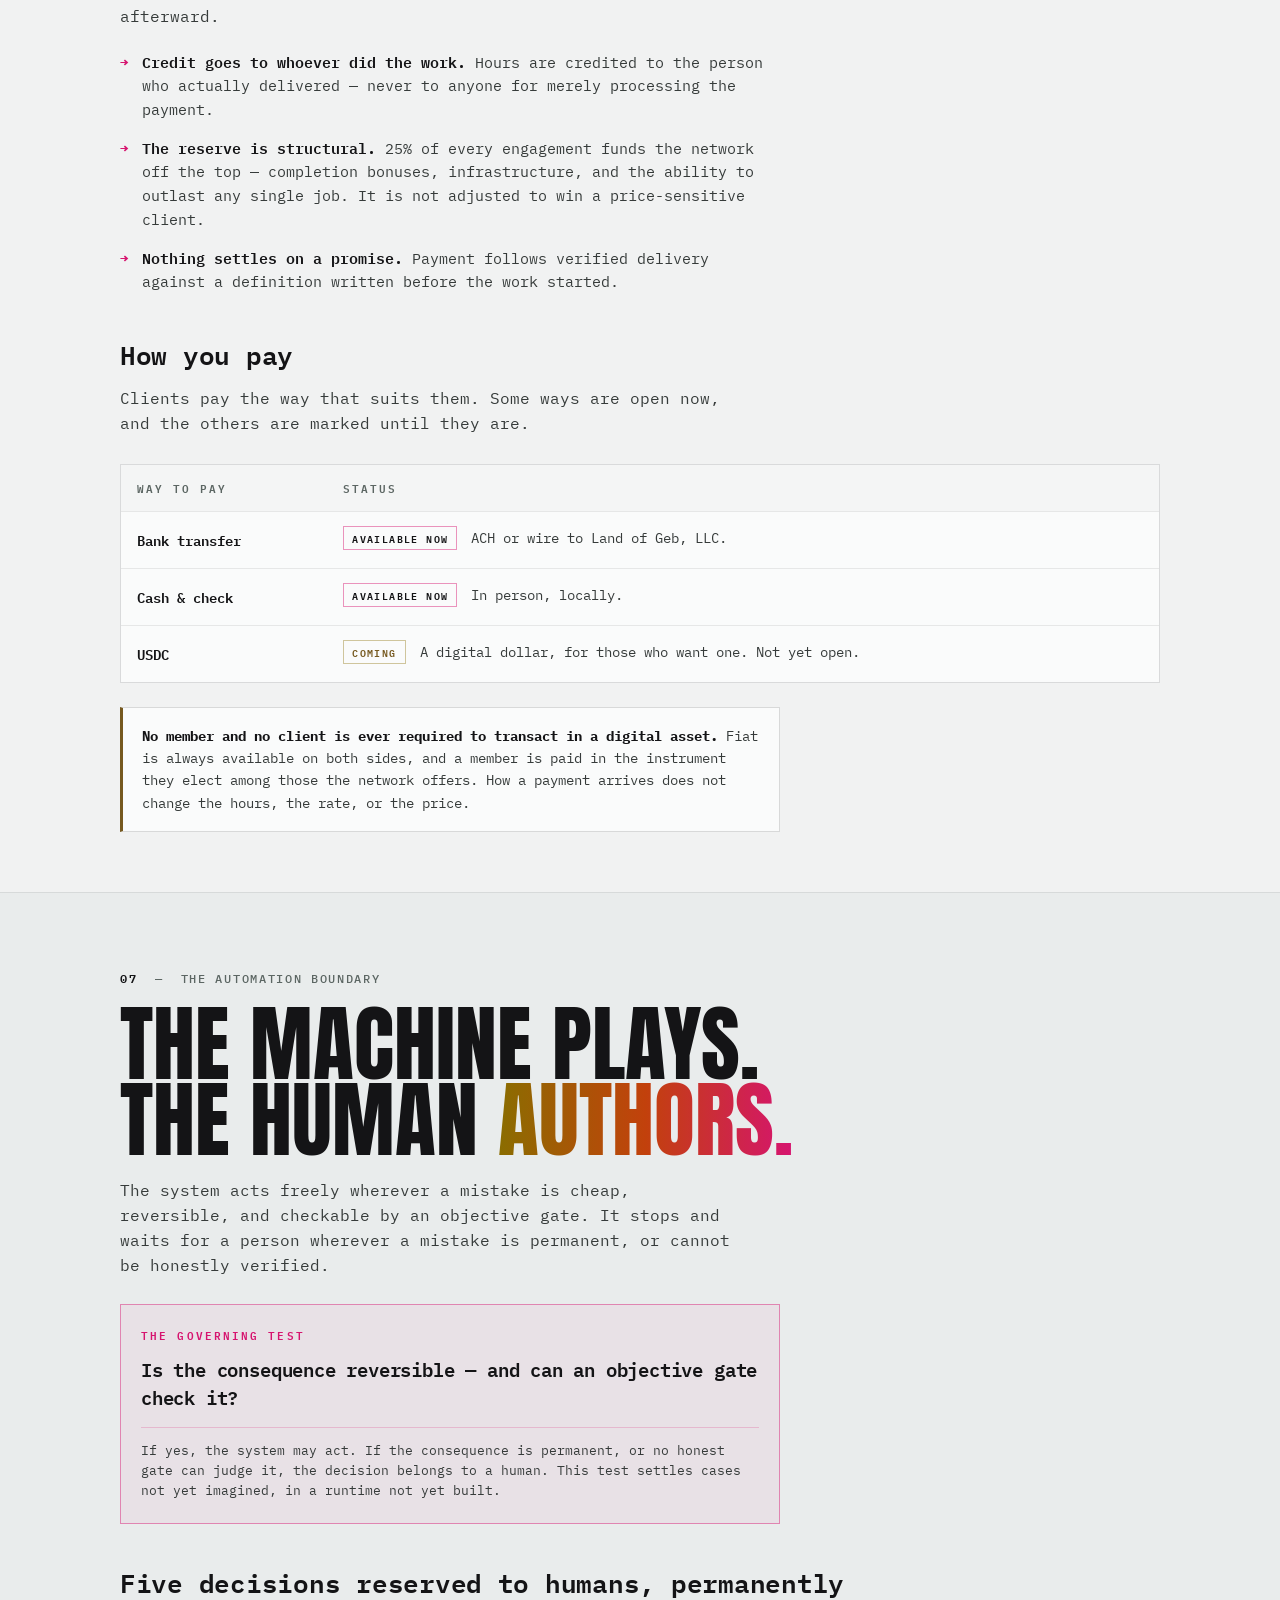
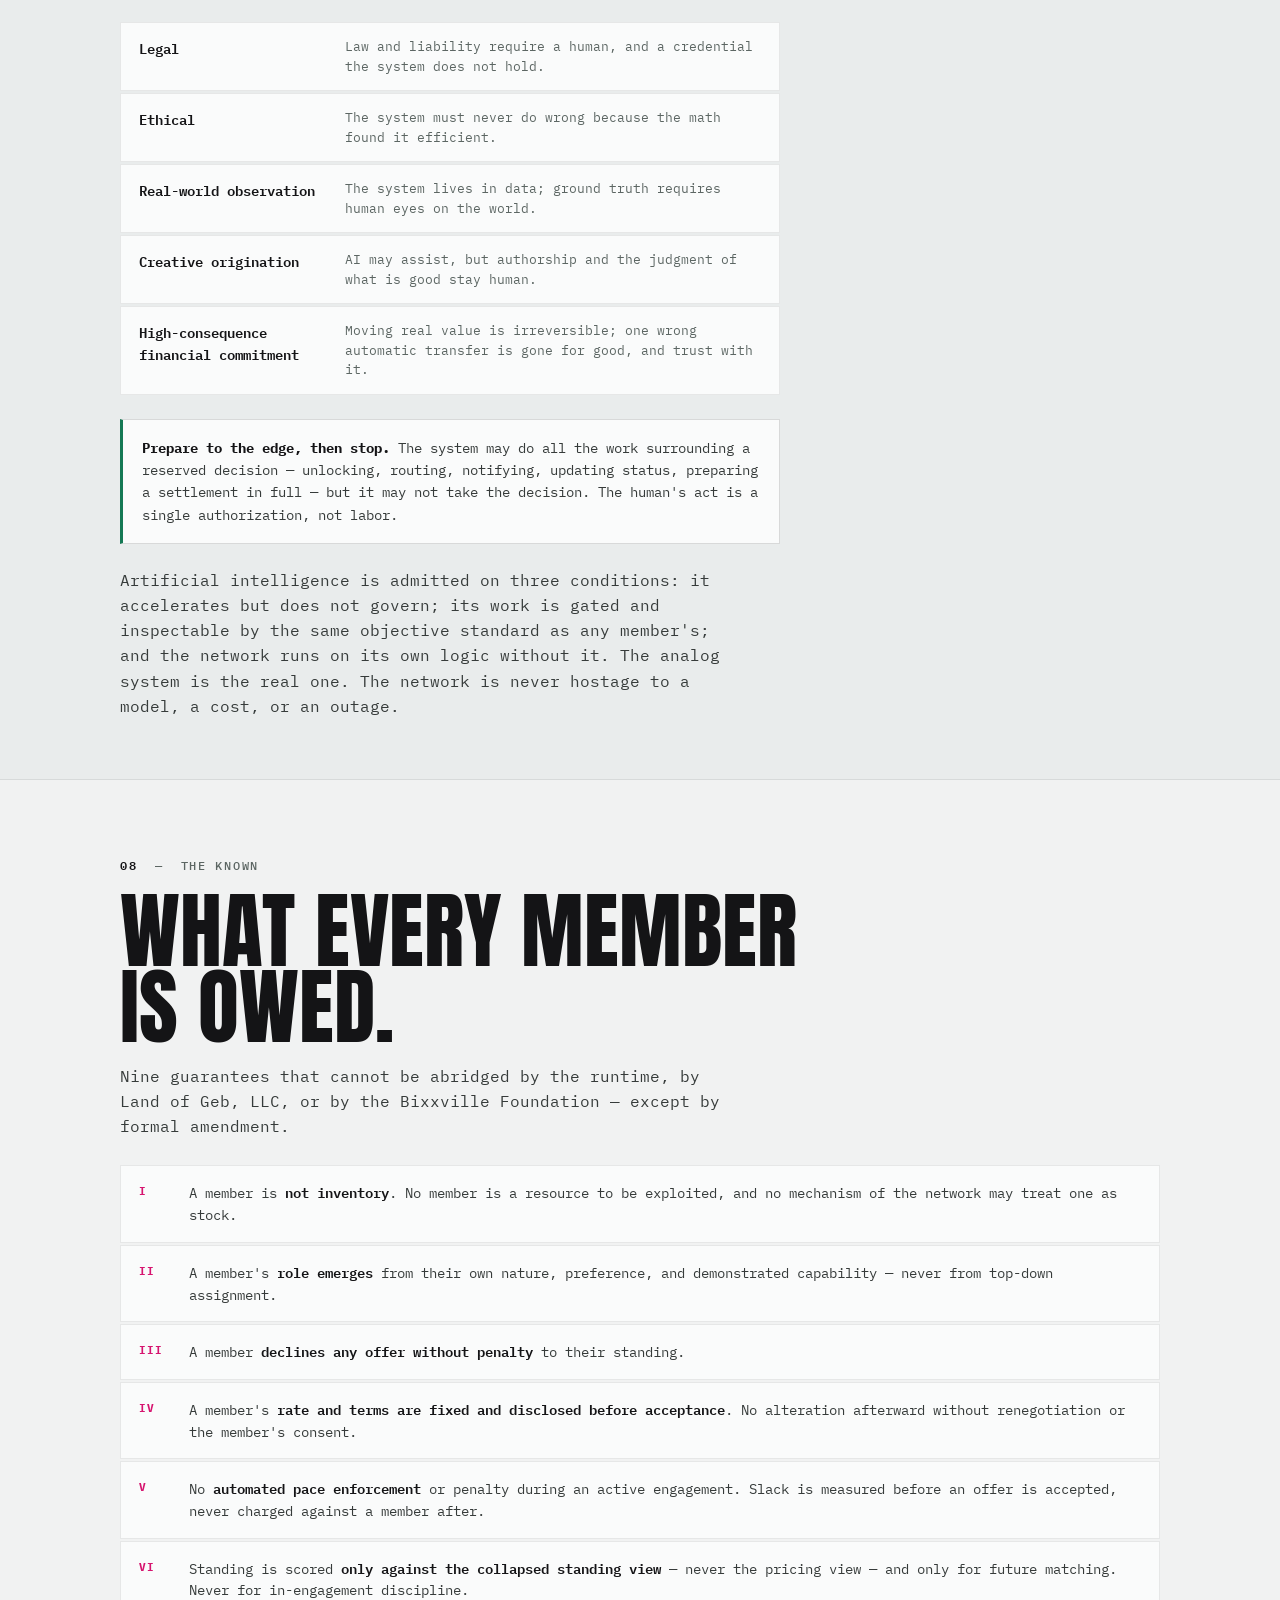
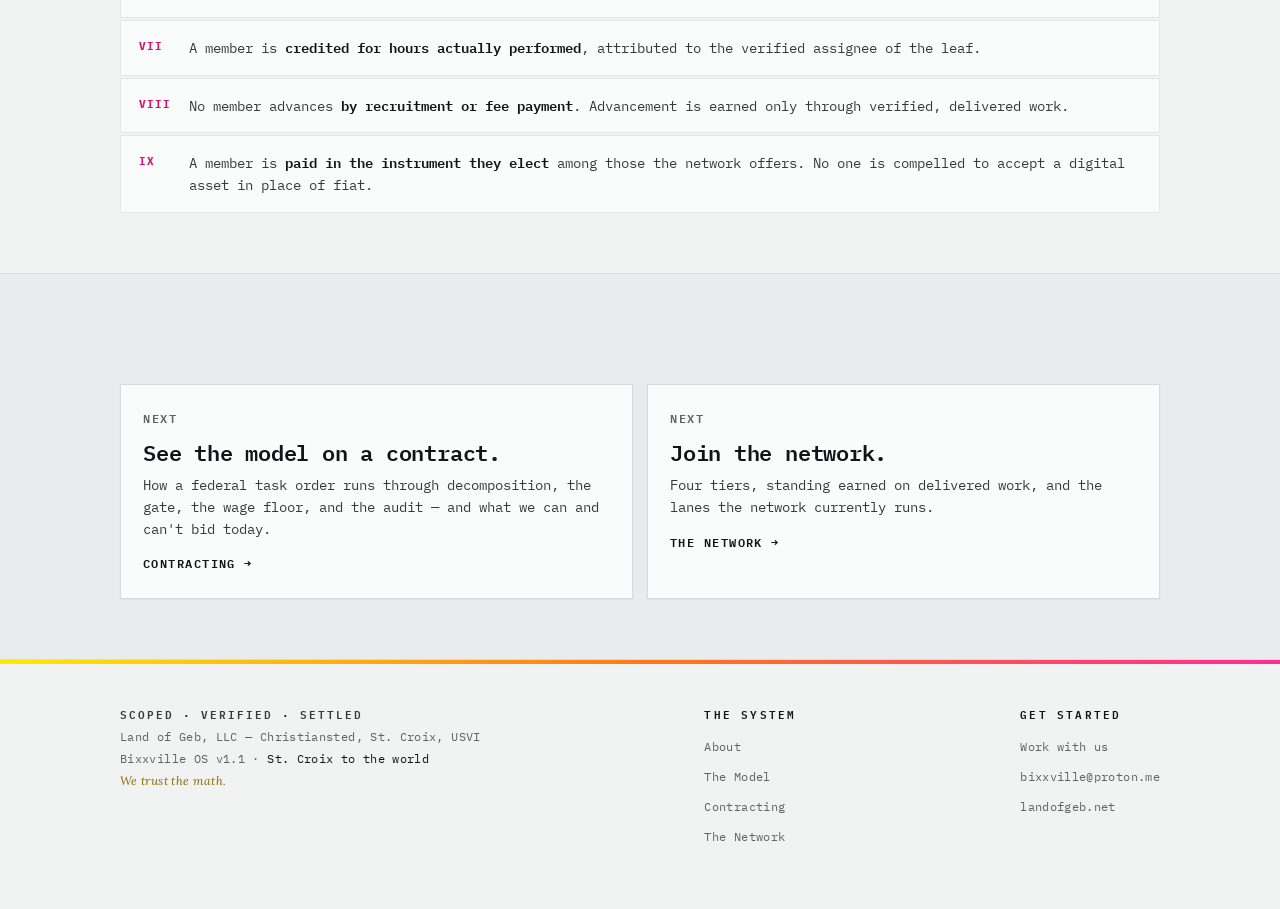
<file: bixxville.html>
<!DOCTYPE html>
<html lang="en">
<head>
<meta charset="UTF-8">
<meta name="viewport" content="width=device-width, initial-scale=1.0">
<title>The Model — Bixxville</title>
<link rel="canonical" href="https://www.bixxville.xyz/model.html">
<meta http-equiv="refresh" content="0; url=model.html">
<script>location.replace('model.html');</script>
<style>
  body{background:#0B0B0E;color:#F1F2F2;font-family:'Poppins',system-ui,sans-serif;
       display:flex;align-items:center;justify-content:center;min-height:100vh;margin:0;
       text-align:center;padding:24px;line-height:1.6}
  a{color:#FF2D95}
</style>
</head>
<body>
  <p>This page has moved to <a href="model.html">The Model</a>.</p>
</body>
</html>
</file>
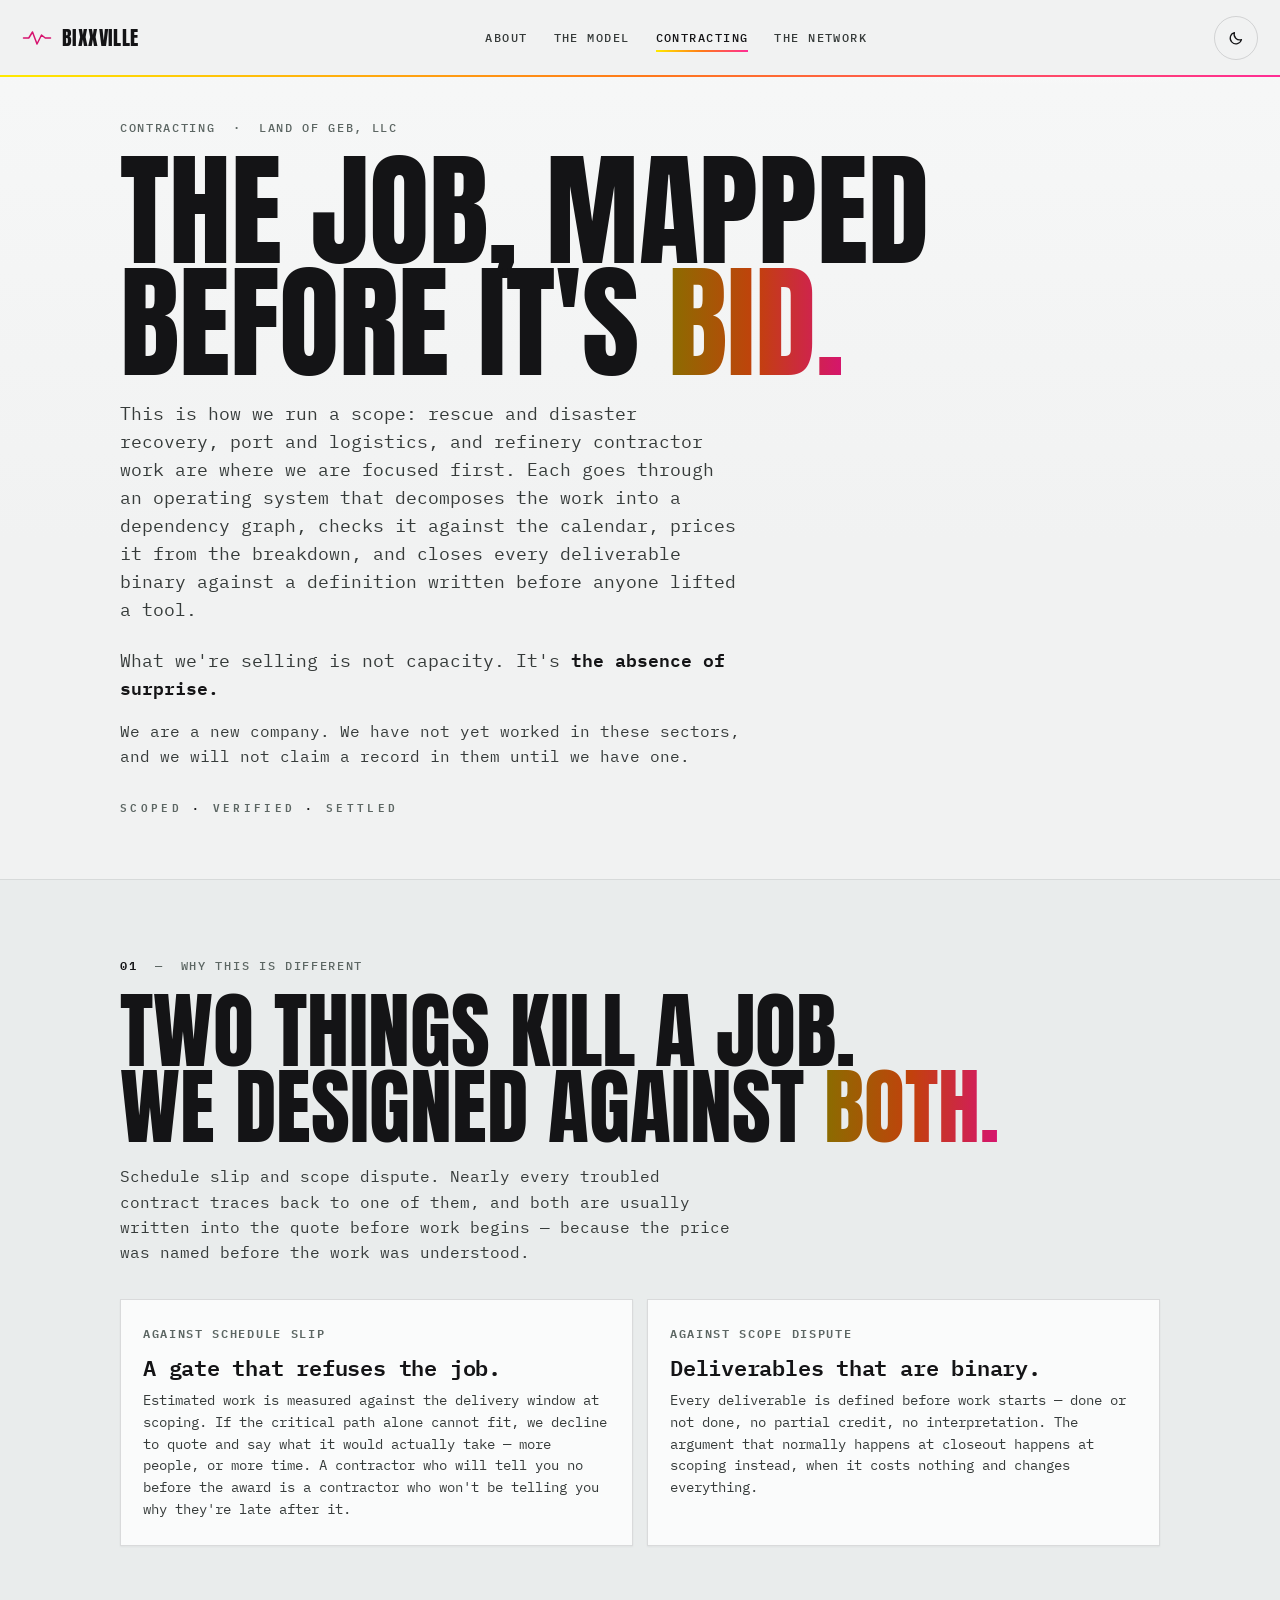
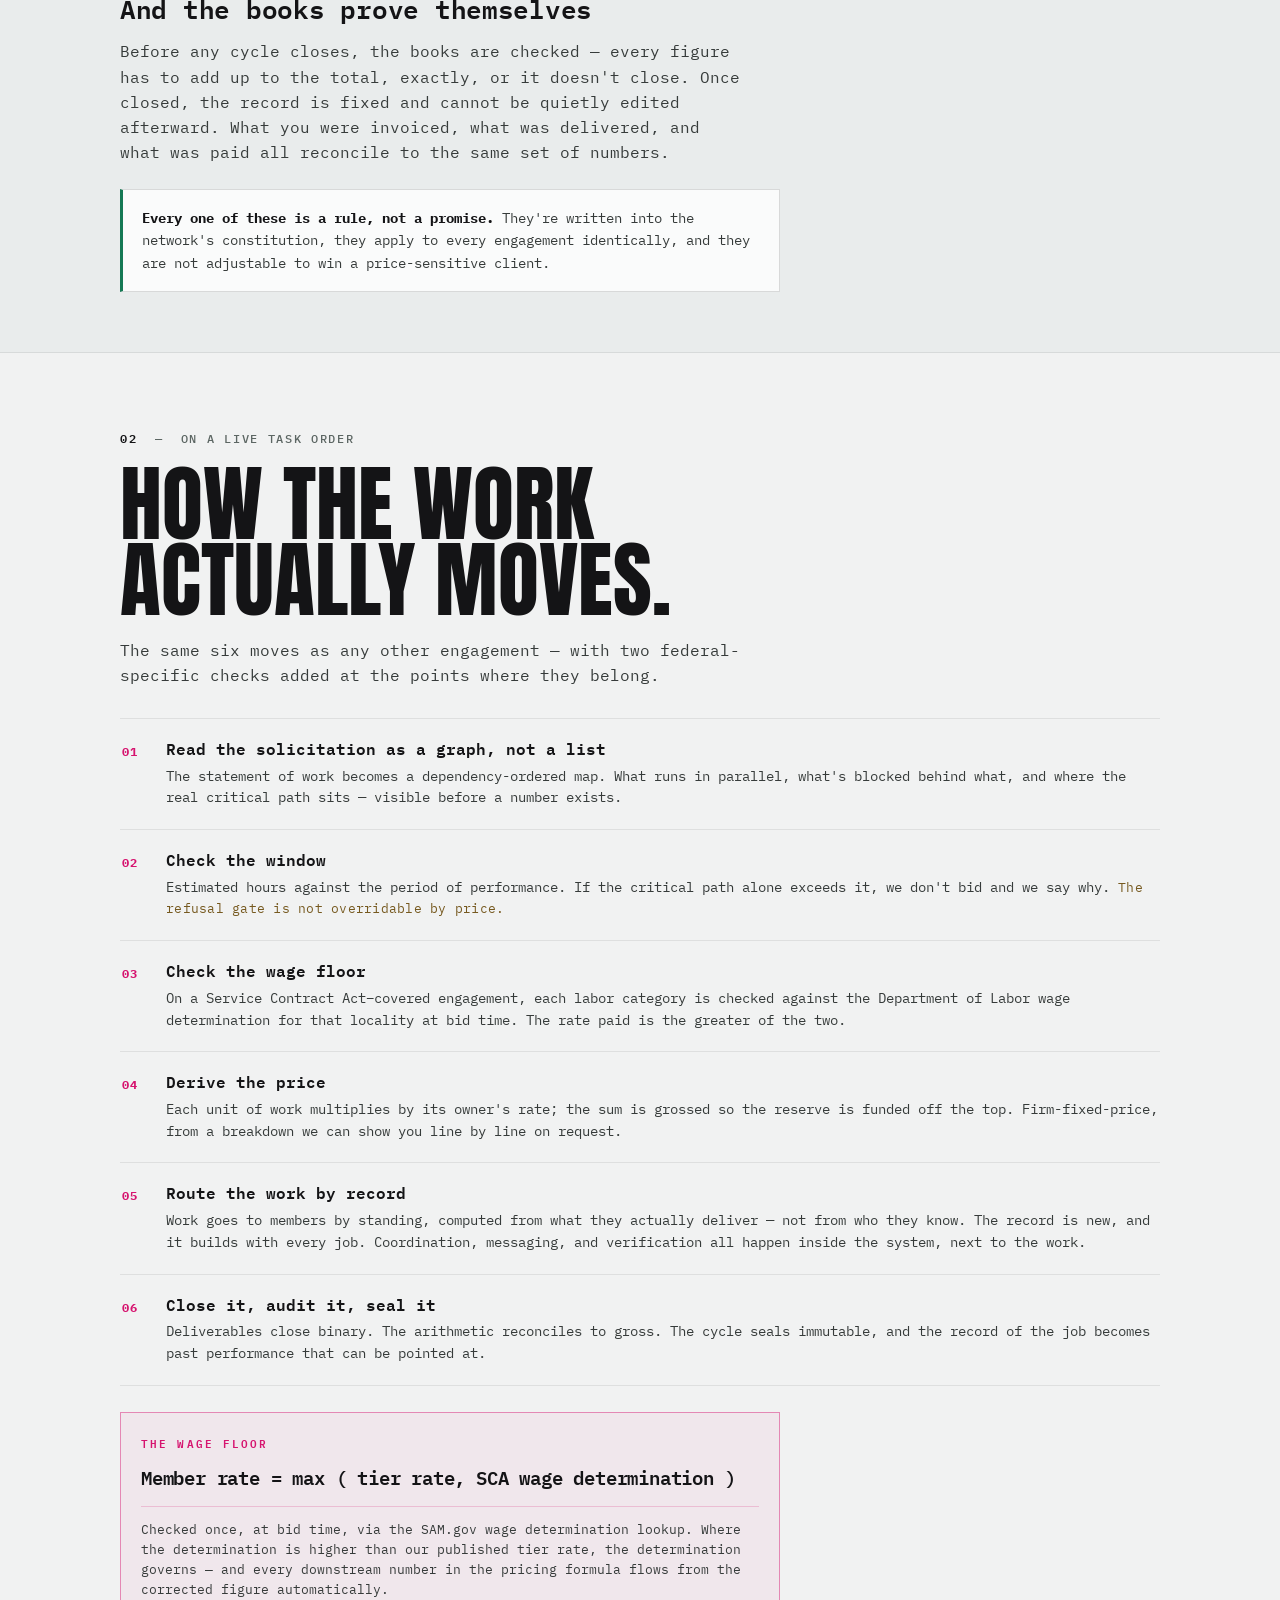
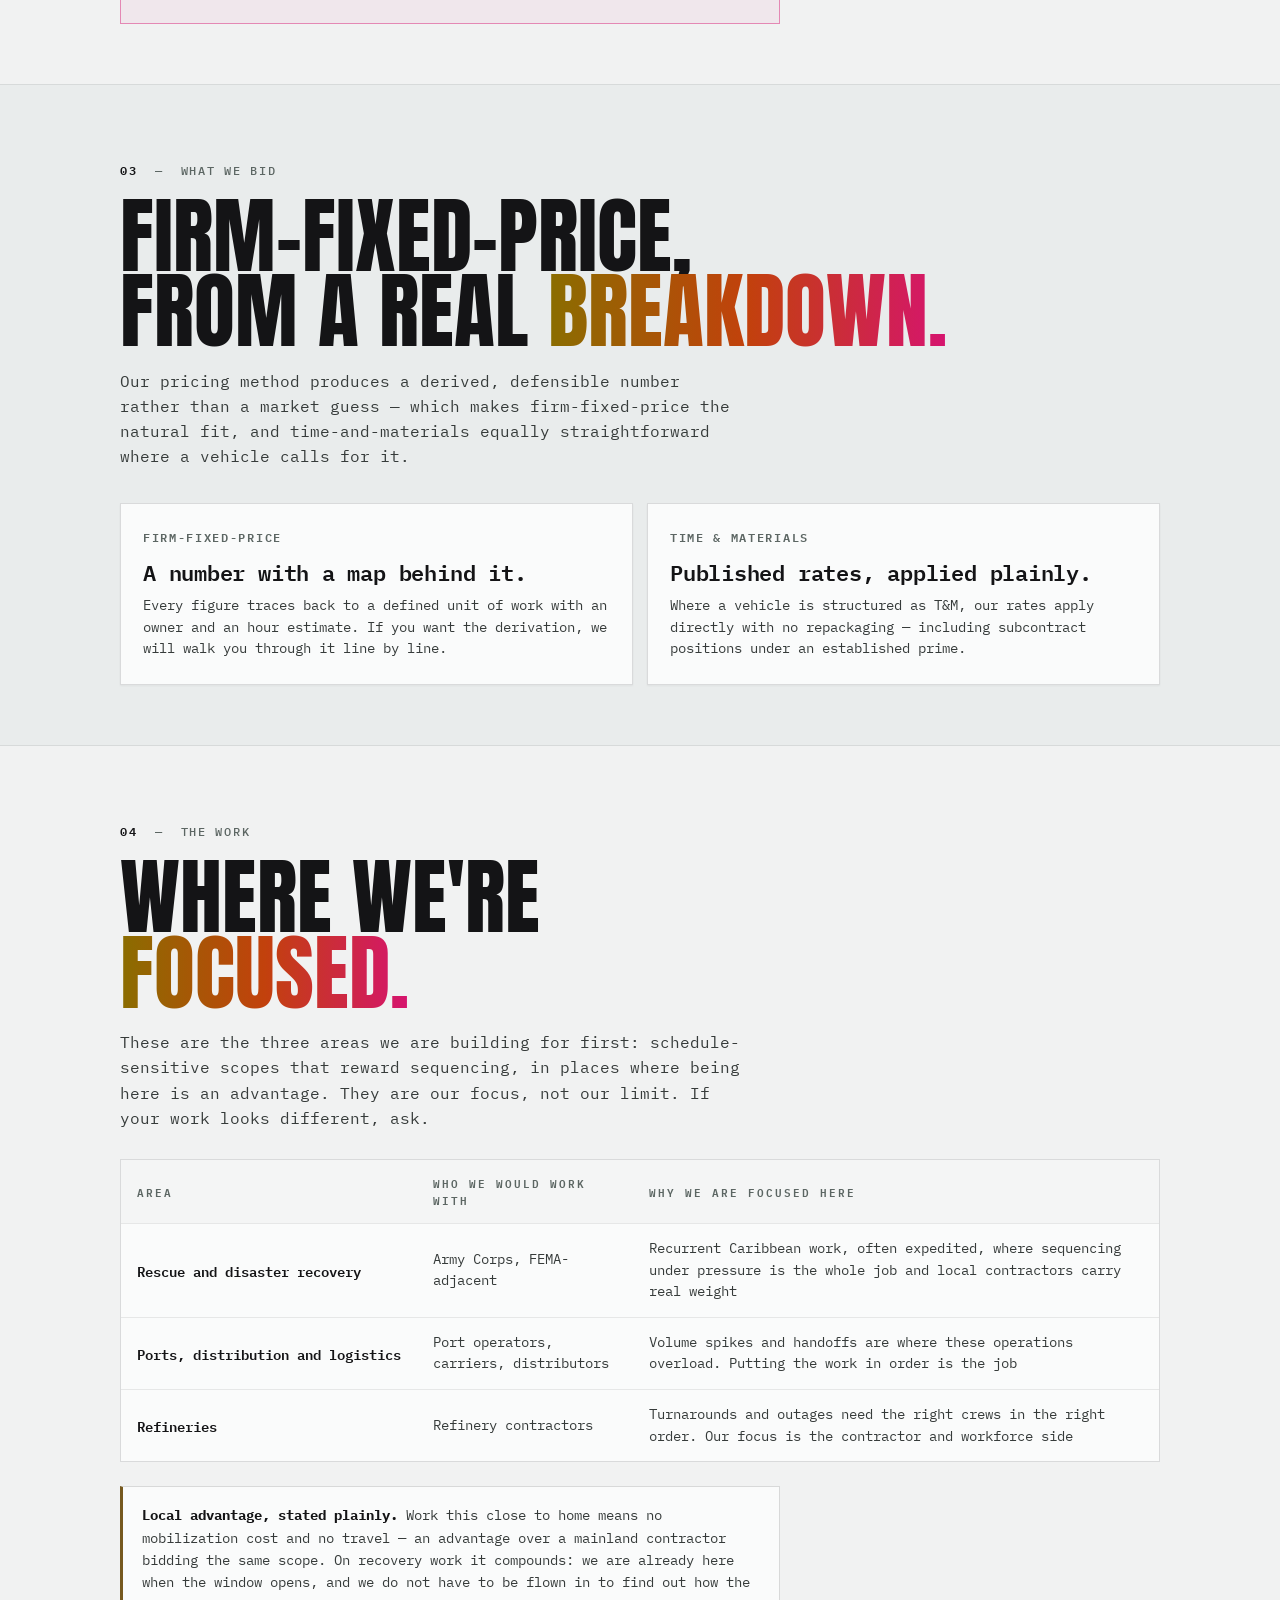
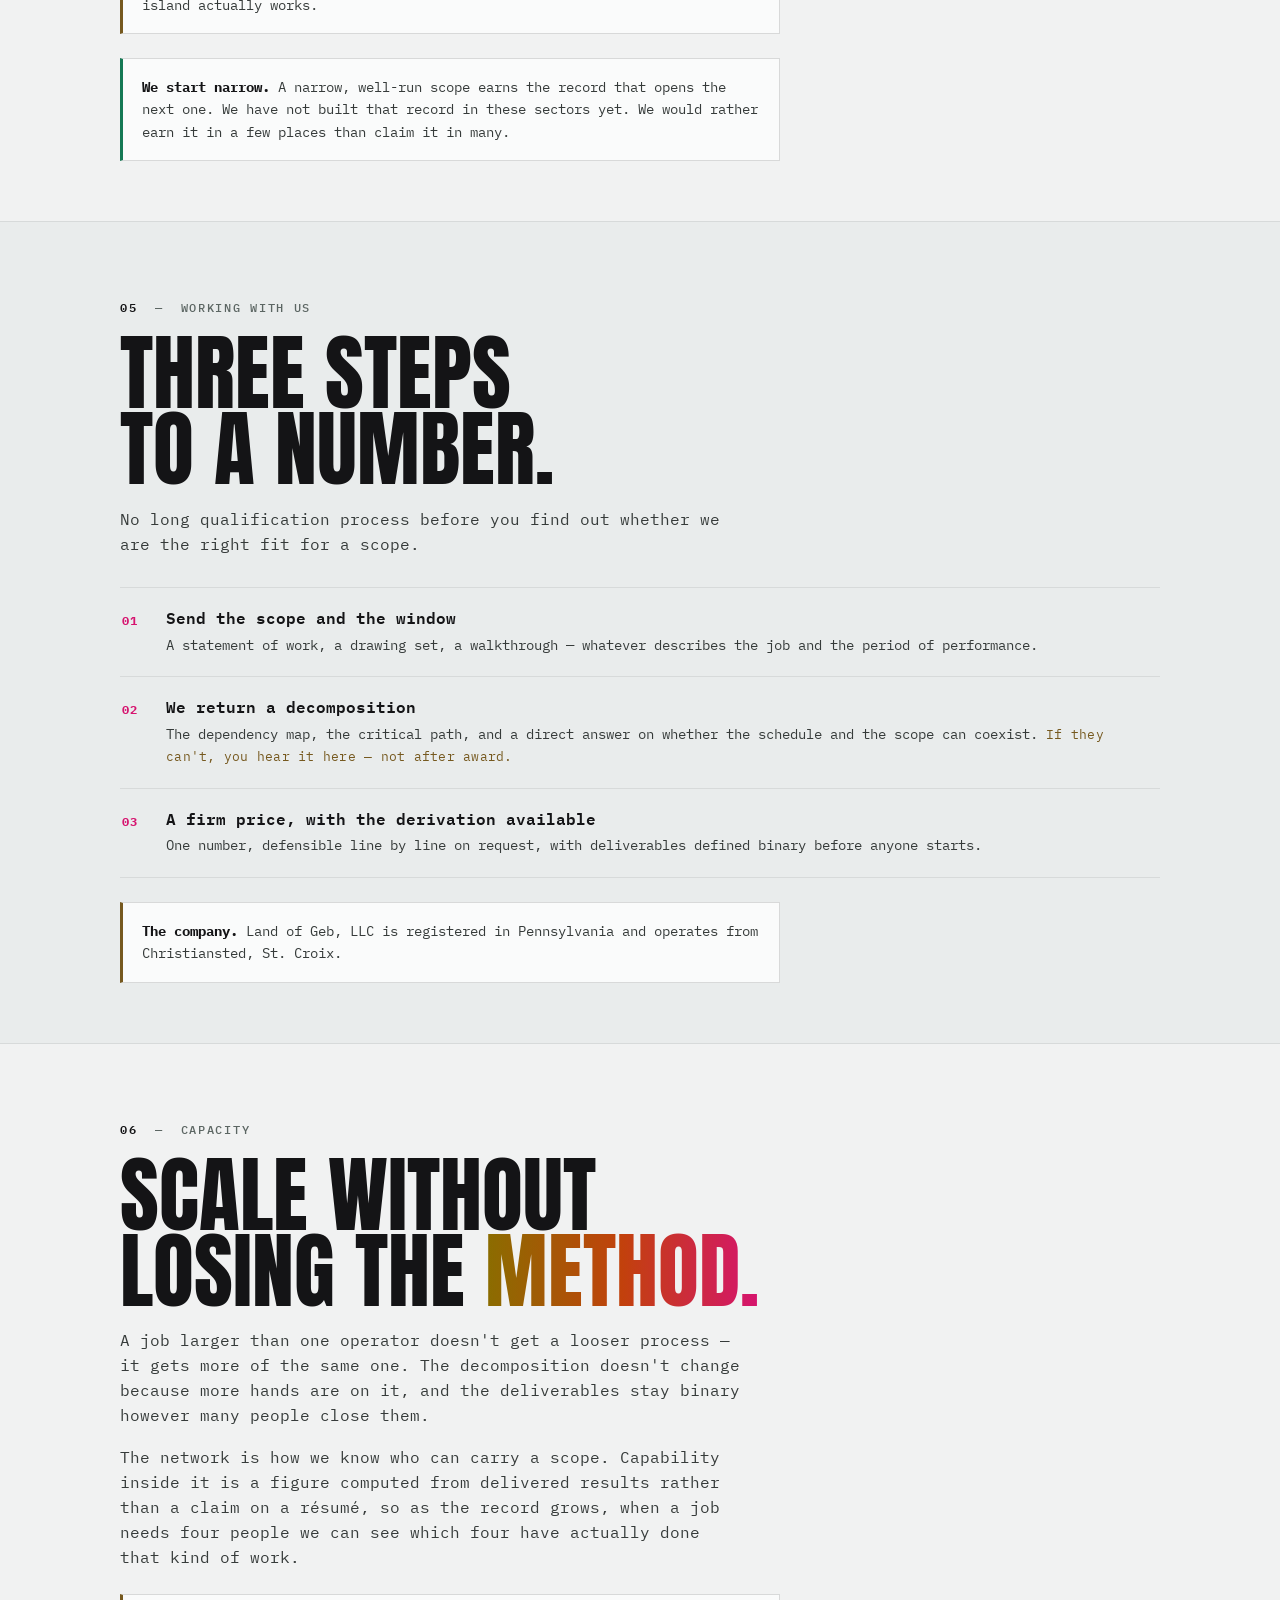
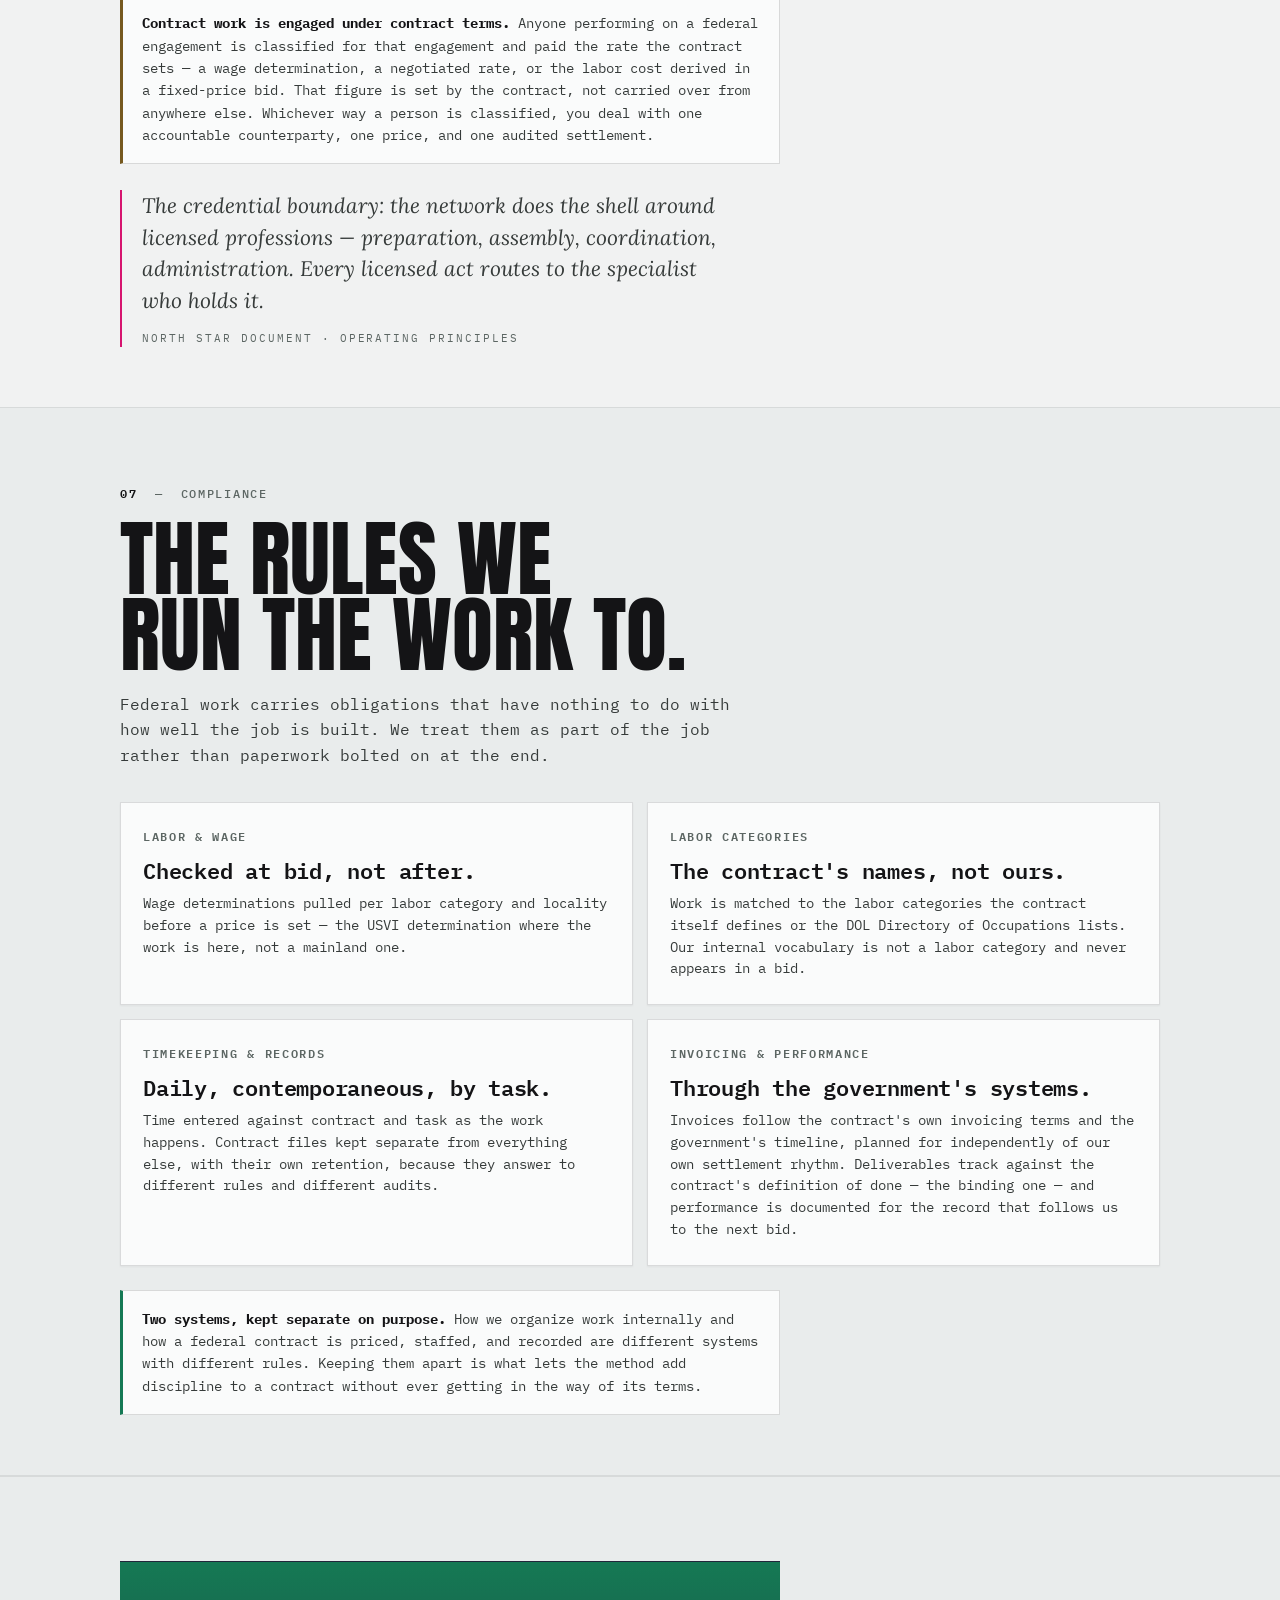
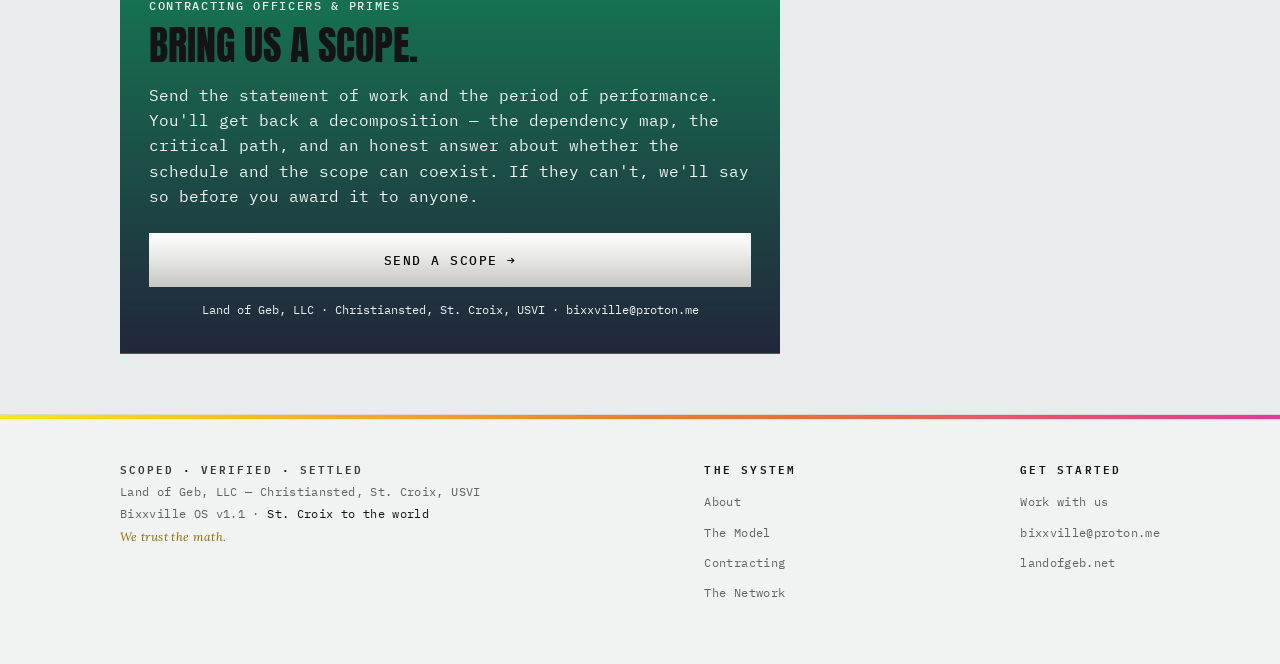
<file: contracting.html>
<!DOCTYPE html>
<html lang="en">
<head>
<meta charset="UTF-8">
<meta name="viewport" content="width=device-width, initial-scale=1.0, viewport-fit=cover">
<title>Contracting — Bixxville</title>
<meta name="description" content="Rescue and disaster recovery, ports and logistics, and refinery contractor work, delivered on the Bixxville model: decomposed before it's priced, a refusal gate that protects the schedule, binary deliverables, and an arithmetic audit before any cycle closes.">
<link rel="preconnect" href="https://fonts.googleapis.com">
<link rel="preconnect" href="https://fonts.gstatic.com" crossorigin>
<link href="https://fonts.googleapis.com/css2?family=Anton&family=IBM+Plex+Mono:wght@300;400;500;600;700&family=Lora:ital,wght@0,400;0,500;1,400&display=swap" rel="stylesheet">
<link rel="stylesheet" href="bixx.css">
<script>(function(){try{var t=localStorage.getItem('bx-theme');if(t)document.documentElement.setAttribute('data-theme',t)}catch(e){}})();</script>

<style>
  .scope2{display:grid; gap:14px; grid-template-columns:1fr; margin-top:26px}
  @media(min-width:720px){.scope2{grid-template-columns:1fr 1fr}}
  .sbox{border:1px solid var(--line); border-radius:12px; padding:22px; background:var(--panel)}
  .sbox.yes{border-color:var(--green-edge); background:var(--green-tint)}
  .sbox.no{border-color:var(--orange); background:transparent}
  .sbox .sh{font-family:var(--mono); font-size:10.5px; letter-spacing:.2em; text-transform:uppercase; font-weight:700; margin-bottom:14px}
  .sbox.yes .sh{color:var(--green)} .sbox.no .sh{color:var(--orange)}
  .sbox ul{list-style:none; display:flex; flex-direction:column; gap:11px}
  .sbox li{font-size:14px; color:var(--soft); line-height:1.5; padding-left:20px; position:relative}
  .sbox li:before{position:absolute; left:0; font-weight:700}
  .sbox.yes li:before{content:'✓'; color:var(--green)}
  .sbox.no li:before{content:'—'; color:var(--orange)}
  .sbox li b{color:var(--white); font-weight:600}
  .sbox .sf{margin-top:16px; padding-top:14px; border-top:1px solid var(--line2); font-size:12.5px; color:var(--grey); line-height:1.55}
  .path{display:flex; flex-direction:column; gap:2px; margin-top:28px}
  .prow{display:flex; gap:14px; align-items:flex-start; padding:16px 18px; background:var(--panel); border:1px solid var(--line2)}
  .prow.key{border-color:var(--gold-edge); background:transparent}
  .prow .pn{font-family:var(--mono); font-size:12px; font-weight:700; color:var(--green); width:22px; flex-shrink:0; padding-top:2px}
  .prow.key .pn{color:var(--gold)}
  .prow .pb{flex:1; min-width:0}
  .prow .pt2{font-size:15px; font-weight:600; color:var(--white); line-height:1.35; margin-bottom:5px}
  .prow .pd{font-size:13.5px; color:var(--soft); line-height:1.5}
  .prow .pk{display:inline-block; font-size:9.5px; letter-spacing:.16em; text-transform:uppercase; color:var(--gold); font-weight:700; margin-left:8px; vertical-align:middle}
</style>
</head>
<body>

<nav>
  <a class="brand" href="index.html" aria-label="Bixxville home">
    <svg class="glyph" viewBox="0 0 40 24" aria-hidden="true">
      <polyline points="2,12 9,12 14,4 20,20 26,8 31,12 38,12" fill="none" stroke="var(--green)" stroke-width="2" stroke-linejoin="round" stroke-linecap="round"/>
    </svg>
    <b>Bixxville</b>
  </a>
  <div class="navlinks">
    <a href="about.html">About</a>
    <a href="model.html">The Model</a>
    <a href="contracting.html">Contracting</a>
    <a href="network.html">The Network</a>
  </div>
  <div class="navactions">
    <button class="themetog" id="themeTog" type="button" aria-label="Switch between light and dark" title="Switch theme">
      <svg class="i-sun" viewBox="0 0 24 24" aria-hidden="true"><circle cx="12" cy="12" r="4.2"/><path d="M12 2.6v2.4M12 19v2.4M4.6 12H2.2M21.8 12h-2.4M6.5 6.5 4.8 4.8M19.2 19.2l-1.7-1.7M17.5 6.5l1.7-1.7M4.8 19.2l1.7-1.7"/></svg>
      <svg class="i-moon" viewBox="0 0 24 24" aria-hidden="true"><path d="M20.2 14.4A8.4 8.4 0 0 1 9.6 3.8a8.6 8.6 0 1 0 10.6 10.6z"/></svg>
    </button>
    <button class="ham" id="hamBtn" aria-label="Open menu"><span></span><span></span></button>
  </div>
</nav>

<div class="menu" id="menu" aria-hidden="true">
  <button class="menuclose" id="menuClose" aria-label="Close menu"></button>
  <a href="index.html"><span class="mi">00</span> Home</a>
  <a href="about.html"><span class="mi">01</span> About</a>
  <a href="model.html"><span class="mi">02</span> The Model</a>
  <a href="contracting.html"><span class="mi">03</span> Contracting</a>
  <a href="network.html"><span class="mi">04</span> The Network</a>
  <a href="work.html"><span class="mi">05</span> Work with us</a>
  <div class="mfoot">SCOPED <span>·</span> VERIFIED <span>·</span> SETTLED<br>Land of Geb, LLC — Christiansted, St. Croix, USVI</div>
</div>

<main>

  <!-- HERO -->
  <section class="scene hero">
    <div class="wrap">
      <div class="eyebrow rv">Contracting &nbsp;·&nbsp; Land of Geb, LLC</div>
      <h1 class="rv d1">The job, mapped<br>before it's <span class="g">bid.</span></h1>
      <p class="lead rv d2">This is how we run a scope: rescue and disaster recovery, port and logistics, and refinery contractor work are where we are focused first. Each goes through an operating system that decomposes the work into a dependency graph, checks it against the calendar, prices it from the breakdown, and closes every deliverable binary against a definition written before anyone lifted a tool.</p>
      <p class="lead rv d3">What we're selling is not capacity. It's <b>the absence of surprise.</b></p>
      <p class="body rv d3">We are a new company. We have not yet worked in these sectors, and we will not claim a record in them until we have one.</p>
      <div class="spine rv d4">SCOPED <span>·</span> VERIFIED <span>·</span> SETTLED</div>
    </div>
  </section>

  <!-- THE PITCH -->
  <section class="scene alt">
    <div class="wrap">
      <div class="eyebrow rv"><span class="n">01</span> &nbsp;— &nbsp;Why this is different</div>
      <h2 class="rv d1">Two things kill a job.<br>We designed against <span class="g">both.</span></h2>
      <p class="body rv d2">Schedule slip and scope dispute. Nearly every troubled contract traces back to one of them, and both are usually written into the quote before work begins — because the price was named before the work was understood.</p>
      <div class="grid g2">
        <div class="card rv d3">
          <div class="ck">Against schedule slip</div>
          <h3>A gate that refuses the job.</h3>
          <p>Estimated work is measured against the delivery window at scoping. If the critical path alone cannot fit, we decline to quote and say what it would actually take — more people, or more time. A contractor who will tell you no before the award is a contractor who won't be telling you why they're late after it.</p>
        </div>
        <div class="card rv d3">
          <div class="ck">Against scope dispute</div>
          <h3>Deliverables that are binary.</h3>
          <p>Every deliverable is defined before work starts — done or not done, no partial credit, no interpretation. The argument that normally happens at closeout happens at scoping instead, when it costs nothing and changes everything.</p>
        </div>
      </div>

      <h3 class="rv d4" style="margin-top:48px">And the books prove themselves</h3>
      <p class="body rv d4">Before any cycle closes, the books are checked — every figure has to add up to the total, exactly, or it doesn't close. Once closed, the record is fixed and cannot be quietly edited afterward. What you were invoiced, what was delivered, and what was paid all reconcile to the same set of numbers.</p>
      <div class="note good rv d5">
        <b>Every one of these is a rule, not a promise.</b> They're written into the network's constitution, they apply to every engagement identically, and they are not adjustable to win a price-sensitive client.
      </div>
    </div>
  </section>

  <!-- HOW A TASK ORDER RUNS -->
  <section class="scene">
    <div class="wrap">
      <div class="eyebrow rv"><span class="n">02</span> &nbsp;— &nbsp;On a live task order</div>
      <h2 class="rv d1">How the work<br>actually moves.</h2>
      <p class="body rv d2">The same six moves as any other engagement — with two federal-specific checks added at the points where they belong.</p>

      <div class="steps rv d3">
        <div class="step"><span class="sn">01</span><div class="sb"><div class="st">Read the solicitation as a graph, not a list</div><div class="sd">The statement of work becomes a dependency-ordered map. What runs in parallel, what's blocked behind what, and where the real critical path sits — visible before a number exists.</div></div></div>
        <div class="step"><span class="sn">02</span><div class="sb"><div class="st">Check the window</div><div class="sd">Estimated hours against the period of performance. If the critical path alone exceeds it, we don't bid and we say why. <em>The refusal gate is not overridable by price.</em></div></div></div>
        <div class="step"><span class="sn">03</span><div class="sb"><div class="st">Check the wage floor</div><div class="sd">On a Service Contract Act–covered engagement, each labor category is checked against the Department of Labor wage determination for that locality at bid time. The rate paid is the greater of the two.</div></div></div>
        <div class="step"><span class="sn">04</span><div class="sb"><div class="st">Derive the price</div><div class="sd">Each unit of work multiplies by its owner's rate; the sum is grossed so the reserve is funded off the top. Firm-fixed-price, from a breakdown we can show you line by line on request.</div></div></div>
        <div class="step"><span class="sn">05</span><div class="sb"><div class="st">Route the work by record</div><div class="sd">Work goes to members by standing, computed from what they actually deliver — not from who they know. The record is new, and it builds with every job. Coordination, messaging, and verification all happen inside the system, next to the work.</div></div></div>
        <div class="step"><span class="sn">06</span><div class="sb"><div class="st">Close it, audit it, seal it</div><div class="sd">Deliverables close binary. The arithmetic reconciles to gross. The cycle seals immutable, and the record of the job becomes past performance that can be pointed at.</div></div></div>
      </div>

      <div class="formula rv d4">
        <div class="fl">The wage floor</div>
        <div class="fx">Member rate&nbsp;=&nbsp;max ( tier rate, SCA wage determination )</div>
        <div class="fn">Checked once, at bid time, via the SAM.gov wage determination lookup. Where the determination is higher than our published tier rate, the determination governs — and every downstream number in the pricing formula flows from the corrected figure automatically.</div>
      </div>
    </div>
  </section>

  <!-- SCOPE -->
  <section class="scene alt">
    <div class="wrap">
      <div class="eyebrow rv"><span class="n">03</span> &nbsp;— &nbsp;What we bid</div>
      <h2 class="rv d1">Firm-fixed-price,<br>from a real <span class="g">breakdown.</span></h2>
      <p class="body rv d2">Our pricing method produces a derived, defensible number rather than a market guess — which makes firm-fixed-price the natural fit, and time-and-materials equally straightforward where a vehicle calls for it.</p>
      <div class="grid g2">
        <div class="card rv d3">
          <div class="ck">Firm-Fixed-Price</div>
          <h3>A number with a map behind it.</h3>
          <p>Every figure traces back to a defined unit of work with an owner and an hour estimate. If you want the derivation, we will walk you through it line by line.</p>
        </div>
        <div class="card rv d3">
          <div class="ck">Time &amp; Materials</div>
          <h3>Published rates, applied plainly.</h3>
          <p>Where a vehicle is structured as T&amp;M, our rates apply directly with no repackaging — including subcontract positions under an established prime.</p>
        </div>
      </div>
    </div>
  </section>

  <!-- WORK TYPES -->
  <section class="scene">
    <div class="wrap">
      <div class="eyebrow rv"><span class="n">04</span> &nbsp;— &nbsp;The work</div>
      <h2 class="rv d1">Where we're<br><span class="g">focused.</span></h2>
      <p class="body rv d2">These are the three areas we are building for first: schedule-sensitive scopes that reward sequencing, in places where being here is an advantage. They are our focus, not our limit. If your work looks different, ask.</p>
      <div class="tblwrap rv d3">
        <table>
          <thead><tr><th>Area</th><th>Who we would work with</th><th>Why we are focused here</th></tr></thead>
          <tbody>
            <tr><td class="k">Rescue and disaster recovery</td><td>Army Corps, FEMA-adjacent</td><td>Recurrent Caribbean work, often expedited, where sequencing under pressure is the whole job and local contractors carry real weight</td></tr>
            <tr><td class="k">Ports, distribution and logistics</td><td>Port operators, carriers, distributors</td><td>Volume spikes and handoffs are where these operations overload. Putting the work in order is the job</td></tr>
            <tr><td class="k">Refineries</td><td>Refinery contractors</td><td>Turnarounds and outages need the right crews in the right order. Our focus is the contractor and workforce side</td></tr>
          </tbody>
        </table>
      </div>
      <div class="note rv d4">
        <b>Local advantage, stated plainly.</b> Work this close to home means no mobilization cost and no travel — an advantage over a mainland contractor bidding the same scope. On recovery work it compounds: we are already here when the window opens, and we do not have to be flown in to find out how the island actually works.
      </div>
      <div class="note good rv d5">
        <b>We start narrow.</b> A narrow, well-run scope earns the record that opens the next one. We have not built that record in these sectors yet. We would rather earn it in a few places than claim it in many.
      </div>
    </div>
  </section>

  <!-- HOW TO ENGAGE -->
  <section class="scene alt">
    <div class="wrap">
      <div class="eyebrow rv"><span class="n">05</span> &nbsp;— &nbsp;Working with us</div>
      <h2 class="rv d1">Three steps<br>to a number.</h2>
      <p class="body rv d2">No long qualification process before you find out whether we are the right fit for a scope.</p>
      <div class="steps rv d3">
        <div class="step"><span class="sn">01</span><div class="sb"><div class="st">Send the scope and the window</div><div class="sd">A statement of work, a drawing set, a walkthrough — whatever describes the job and the period of performance.</div></div></div>
        <div class="step"><span class="sn">02</span><div class="sb"><div class="st">We return a decomposition</div><div class="sd">The dependency map, the critical path, and a direct answer on whether the schedule and the scope can coexist. <em>If they can't, you hear it here — not after award.</em></div></div></div>
        <div class="step"><span class="sn">03</span><div class="sb"><div class="st">A firm price, with the derivation available</div><div class="sd">One number, defensible line by line on request, with deliverables defined binary before anyone starts.</div></div></div>
      </div>
      <div class="note rv d4">
        <b>The company.</b> Land of Geb, LLC is registered in Pennsylvania and operates from Christiansted, St. Croix.
      </div>
    </div>
  </section>

  <!-- CAPACITY -->
  <section class="scene">
    <div class="wrap">
      <div class="eyebrow rv"><span class="n">06</span> &nbsp;— &nbsp;Capacity</div>
      <h2 class="rv d1">Scale without<br>losing the <span class="g">method.</span></h2>
      <p class="body rv d2">A job larger than one operator doesn't get a looser process — it gets more of the same one. The decomposition doesn't change because more hands are on it, and the deliverables stay binary however many people close them.</p>
      <p class="body rv d3">The network is how we know who can carry a scope. Capability inside it is a figure computed from delivered results rather than a claim on a résumé, so as the record grows, when a job needs four people we can see which four have actually done that kind of work.</p>

      <div class="note rv d4">
        <b>Contract work is engaged under contract terms.</b> Anyone performing on a federal engagement is classified for that engagement and paid the rate the contract sets — a wage determination, a negotiated rate, or the labor cost derived in a fixed-price bid. That figure is set by the contract, not carried over from anywhere else. Whichever way a person is classified, you deal with one accountable counterparty, one price, and one audited settlement.
      </div>

      <div class="quote rv d5">
        The credential boundary: the network does the shell around licensed professions — preparation, assembly, coordination, administration. Every licensed act routes to the specialist who holds it.
        <cite>North Star Document · Operating Principles</cite>
      </div>
    </div>
  </section>

  <!-- COMPLIANCE -->
  <section class="scene alt">
    <div class="wrap">
      <div class="eyebrow rv"><span class="n">07</span> &nbsp;— &nbsp;Compliance</div>
      <h2 class="rv d1">The rules we<br>run the work to.</h2>
      <p class="body rv d2">Federal work carries obligations that have nothing to do with how well the job is built. We treat them as part of the job rather than paperwork bolted on at the end.</p>
      <div class="grid g2">
        <div class="card rv d3">
          <div class="ck">Labor &amp; wage</div>
          <h3>Checked at bid, not after.</h3>
          <p>Wage determinations pulled per labor category and locality before a price is set — the USVI determination where the work is here, not a mainland one.</p>
        </div>
        <div class="card rv d3">
          <div class="ck">Labor categories</div>
          <h3>The contract's names, not ours.</h3>
          <p>Work is matched to the labor categories the contract itself defines or the DOL Directory of Occupations lists. Our internal vocabulary is not a labor category and never appears in a bid.</p>
        </div>
        <div class="card rv d4">
          <div class="ck">Timekeeping &amp; records</div>
          <h3>Daily, contemporaneous, by task.</h3>
          <p>Time entered against contract and task as the work happens. Contract files kept separate from everything else, with their own retention, because they answer to different rules and different audits.</p>
        </div>
        <div class="card rv d4">
          <div class="ck">Invoicing &amp; performance</div>
          <h3>Through the government's systems.</h3>
          <p>Invoices follow the contract's own invoicing terms and the government's timeline, planned for independently of our own settlement rhythm. Deliverables track against the contract's definition of done — the binding one — and performance is documented for the record that follows us to the next bid.</p>
        </div>
      </div>
      <div class="note good rv d5">
        <b>Two systems, kept separate on purpose.</b> How we organize work internally and how a federal contract is priced, staffed, and recorded are different systems with different rules. Keeping them apart is what lets the method add discipline to a contract without ever getting in the way of its terms.
      </div>
    </div>
  </section>

  <!-- CTA -->
  <section class="scene alt">
    <div class="wrap">
      <div class="ctabox rv">
        <div class="eyebrow" style="margin-bottom:12px">Contracting officers &amp; primes</div>
        <h2 style="font-size:clamp(26px,5.5vw,40px)">Bring us a scope.</h2>
        <p class="body" style="margin-top:8px">Send the statement of work and the period of performance. You'll get back a decomposition — the dependency map, the critical path, and an honest answer about whether the schedule and the scope can coexist. If they can't, we'll say so before you award it to anyone.</p>
        <a class="biglink" href="work.html">Send a scope →</a>
        <div class="ctanote">Land of Geb, LLC · Christiansted, St. Croix, USVI · bixxville@proton.me</div>
      </div>
    </div>
  </section>

</main>

<footer>
  <div class="fwrap">
    <div>
      <b>SCOPED <span class="sx">·</span> VERIFIED <span class="sx">·</span> SETTLED</b><br>
      Land of Geb, LLC — Christiansted, St. Croix, USVI<br>
      Bixxville OS v1.1 · <span class="sx">St. Croix to the world</span><br>
      <span style="color:var(--gold);font-family:Lora,Georgia,serif;font-style:italic">We trust the math.</span>
    </div>
    <div class="fnav">
      <span class="ftitle">The system</span>
      <a href="about.html">About</a>
      <a href="model.html">The Model</a>
      <a href="contracting.html">Contracting</a>
      <a href="network.html">The Network</a>
    </div>
    <div class="fnav">
      <span class="ftitle">Get started</span>
      <a href="work.html">Work with us</a>
      <a href="mailto:bixxville@proton.me">bixxville@proton.me</a>
      <a href="https://landofgeb.net">landofgeb.net</a>
    </div>
  </div>
</footer>

<script src="bixx.js"></script>
</body>
</html>
</file>
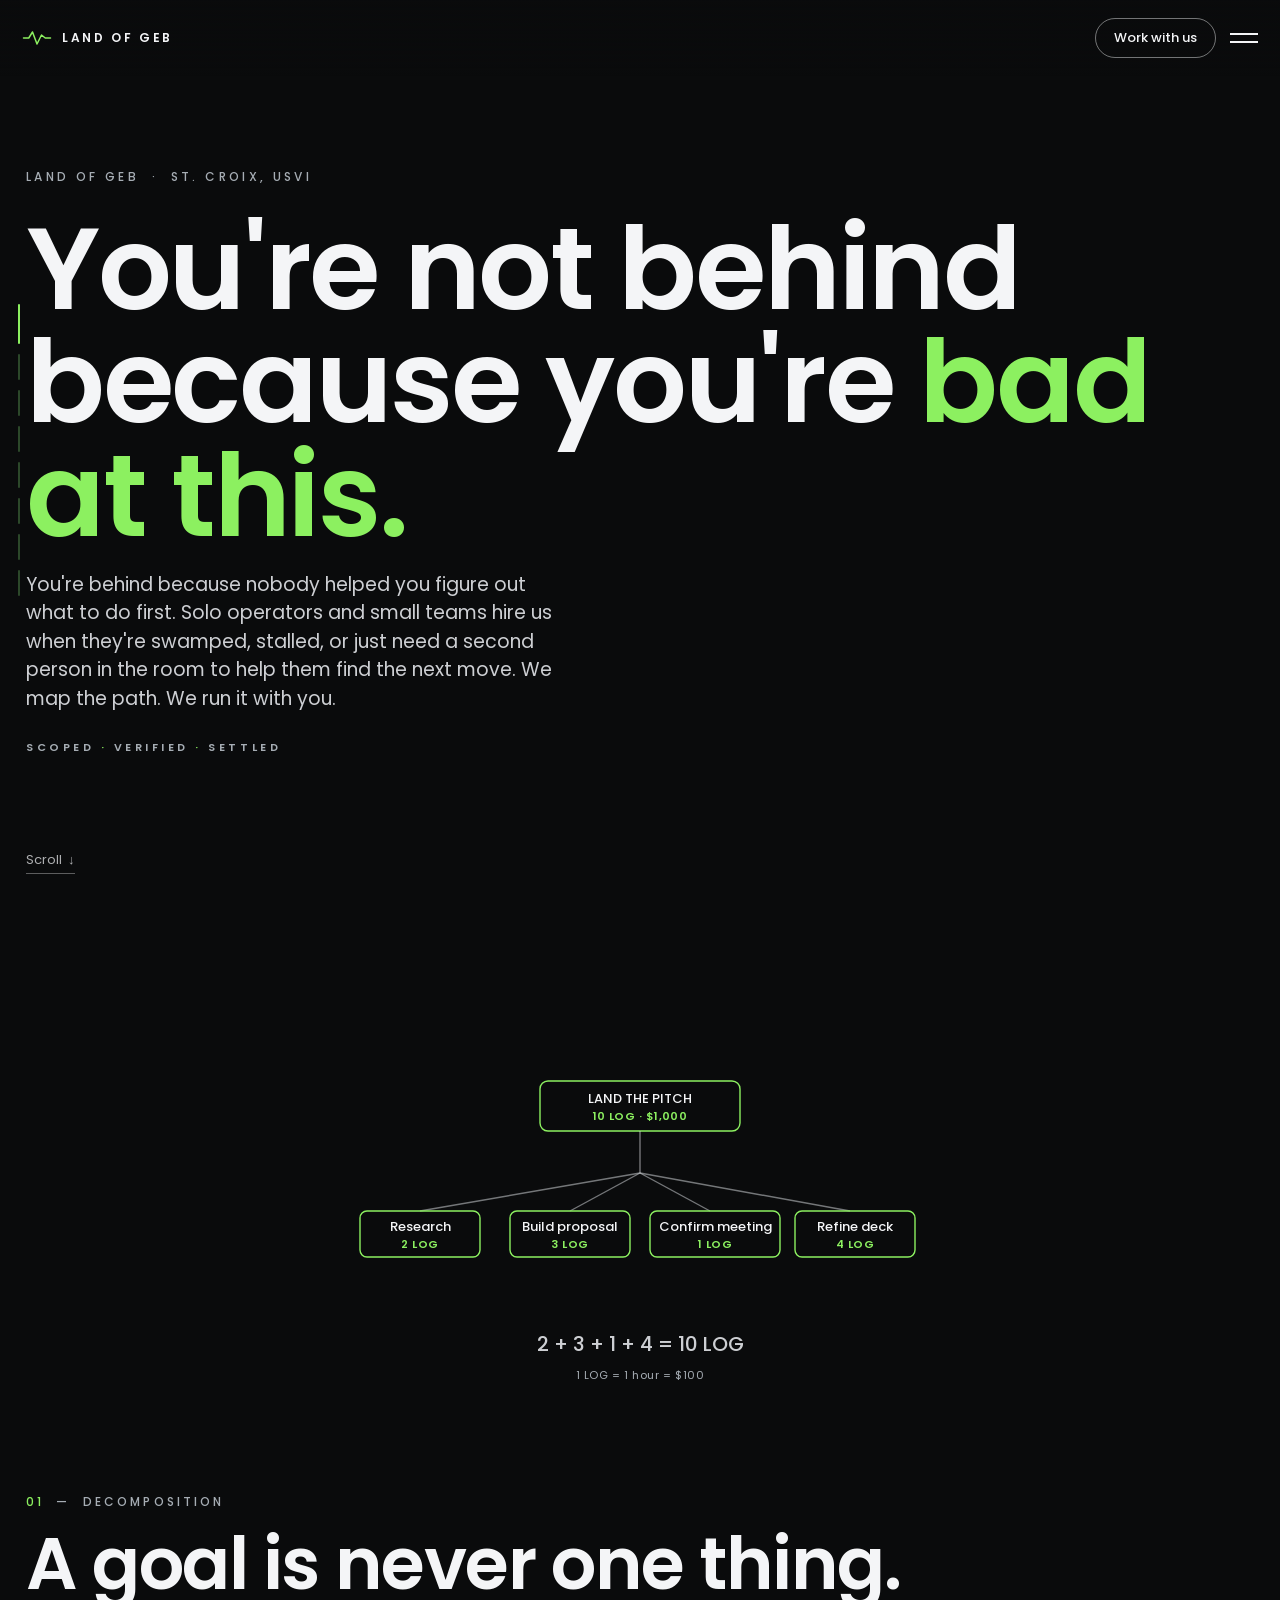
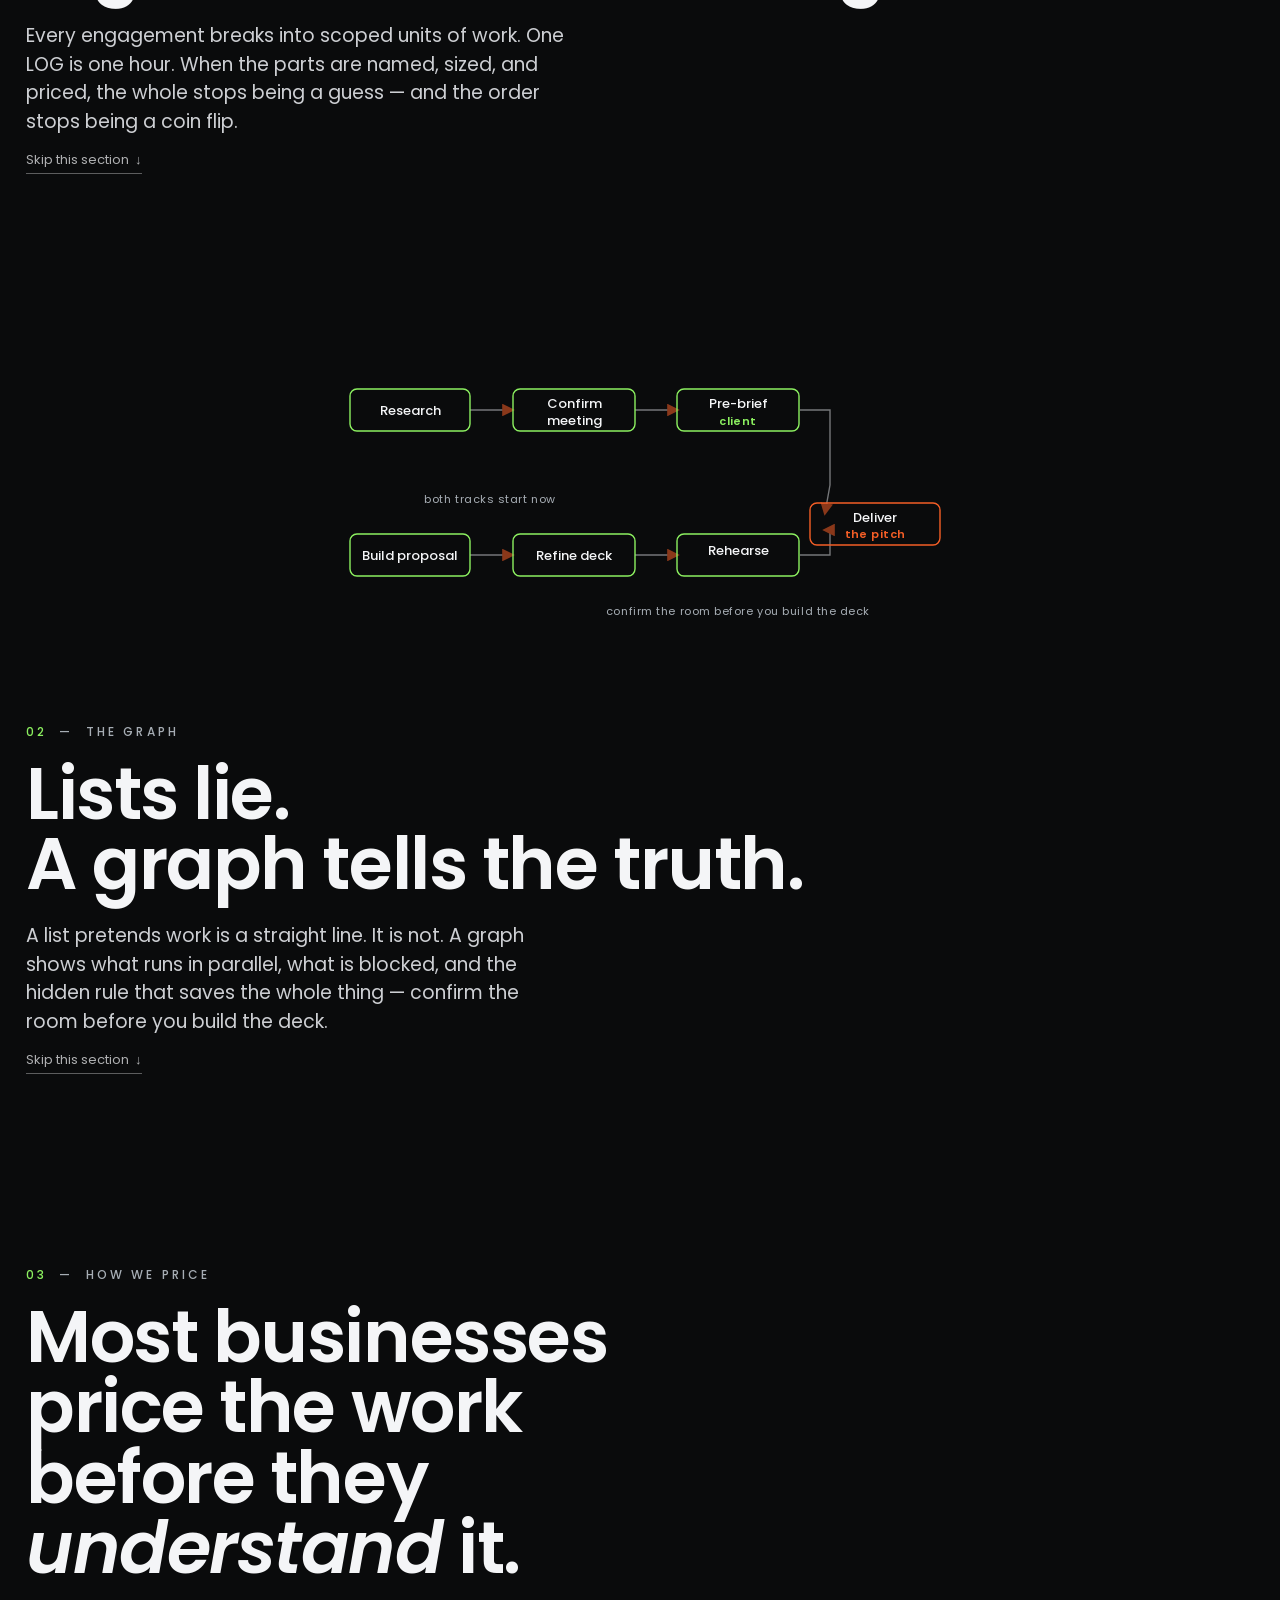
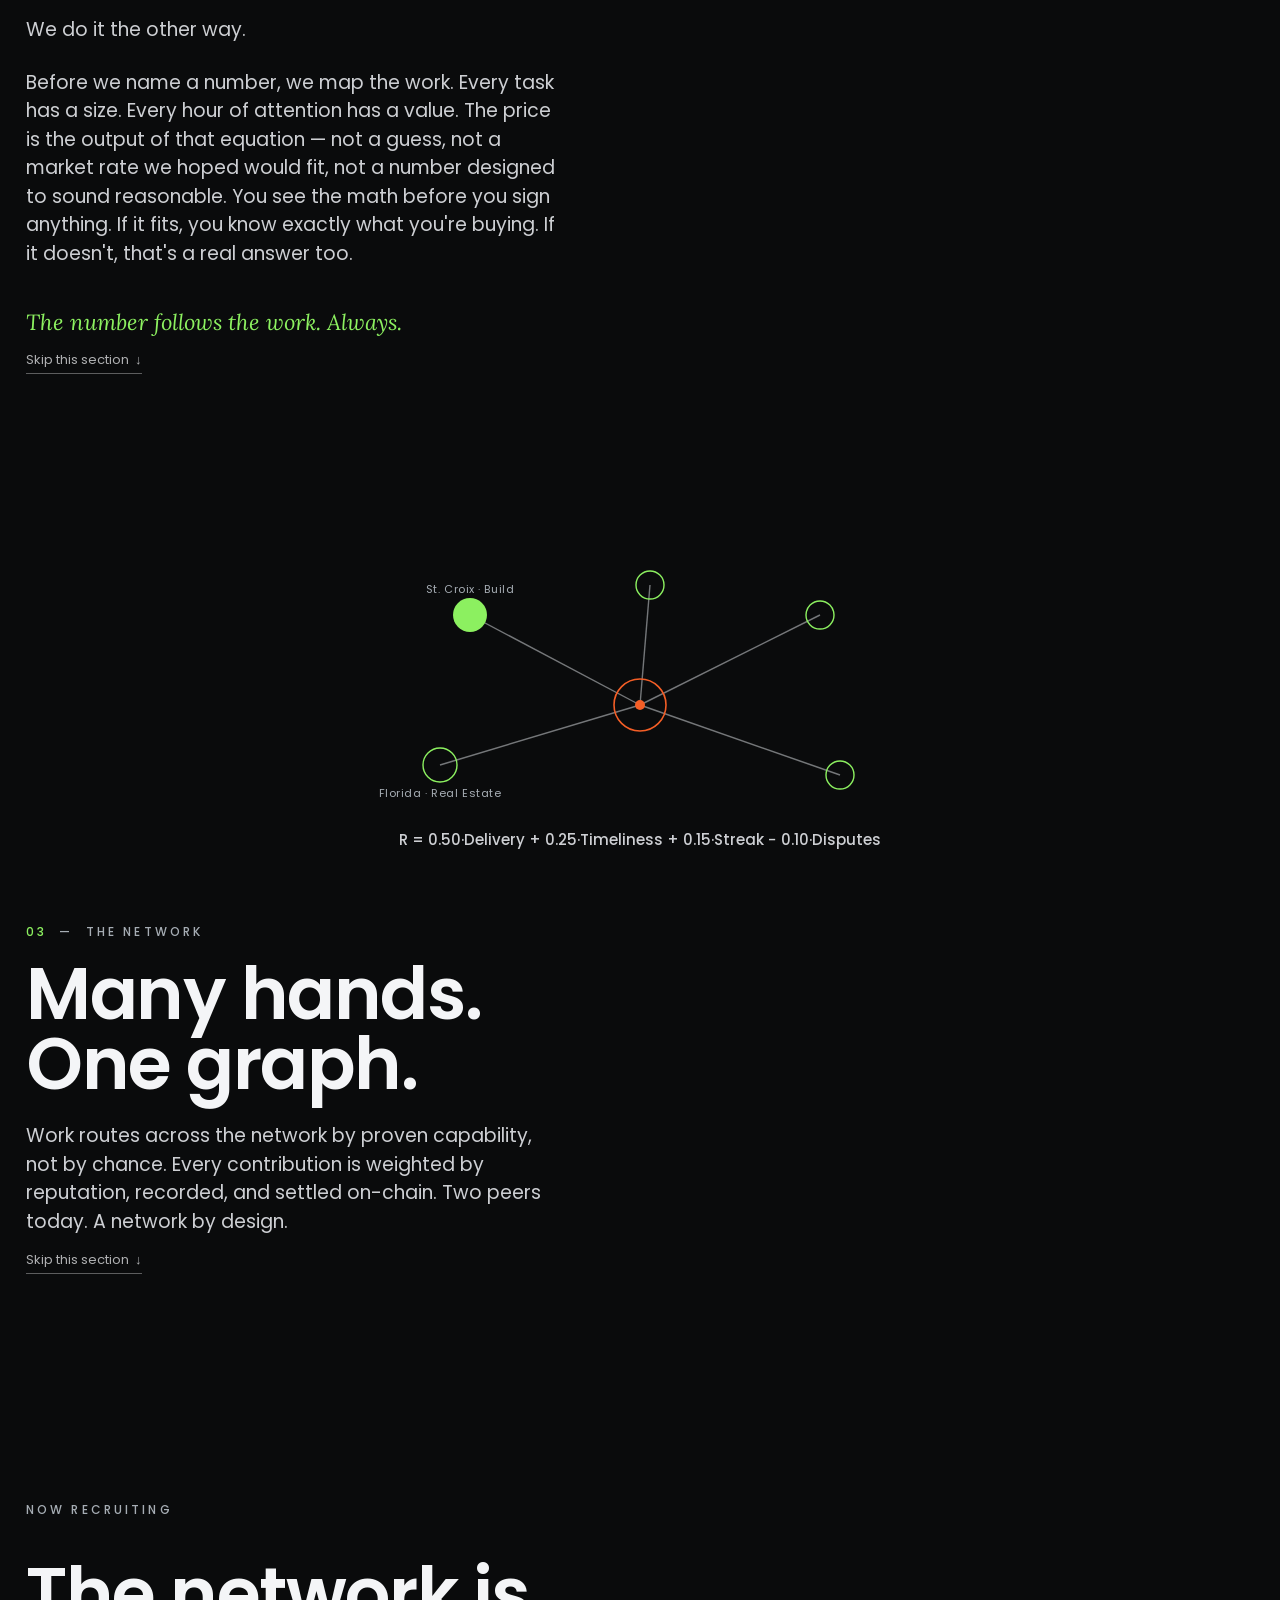
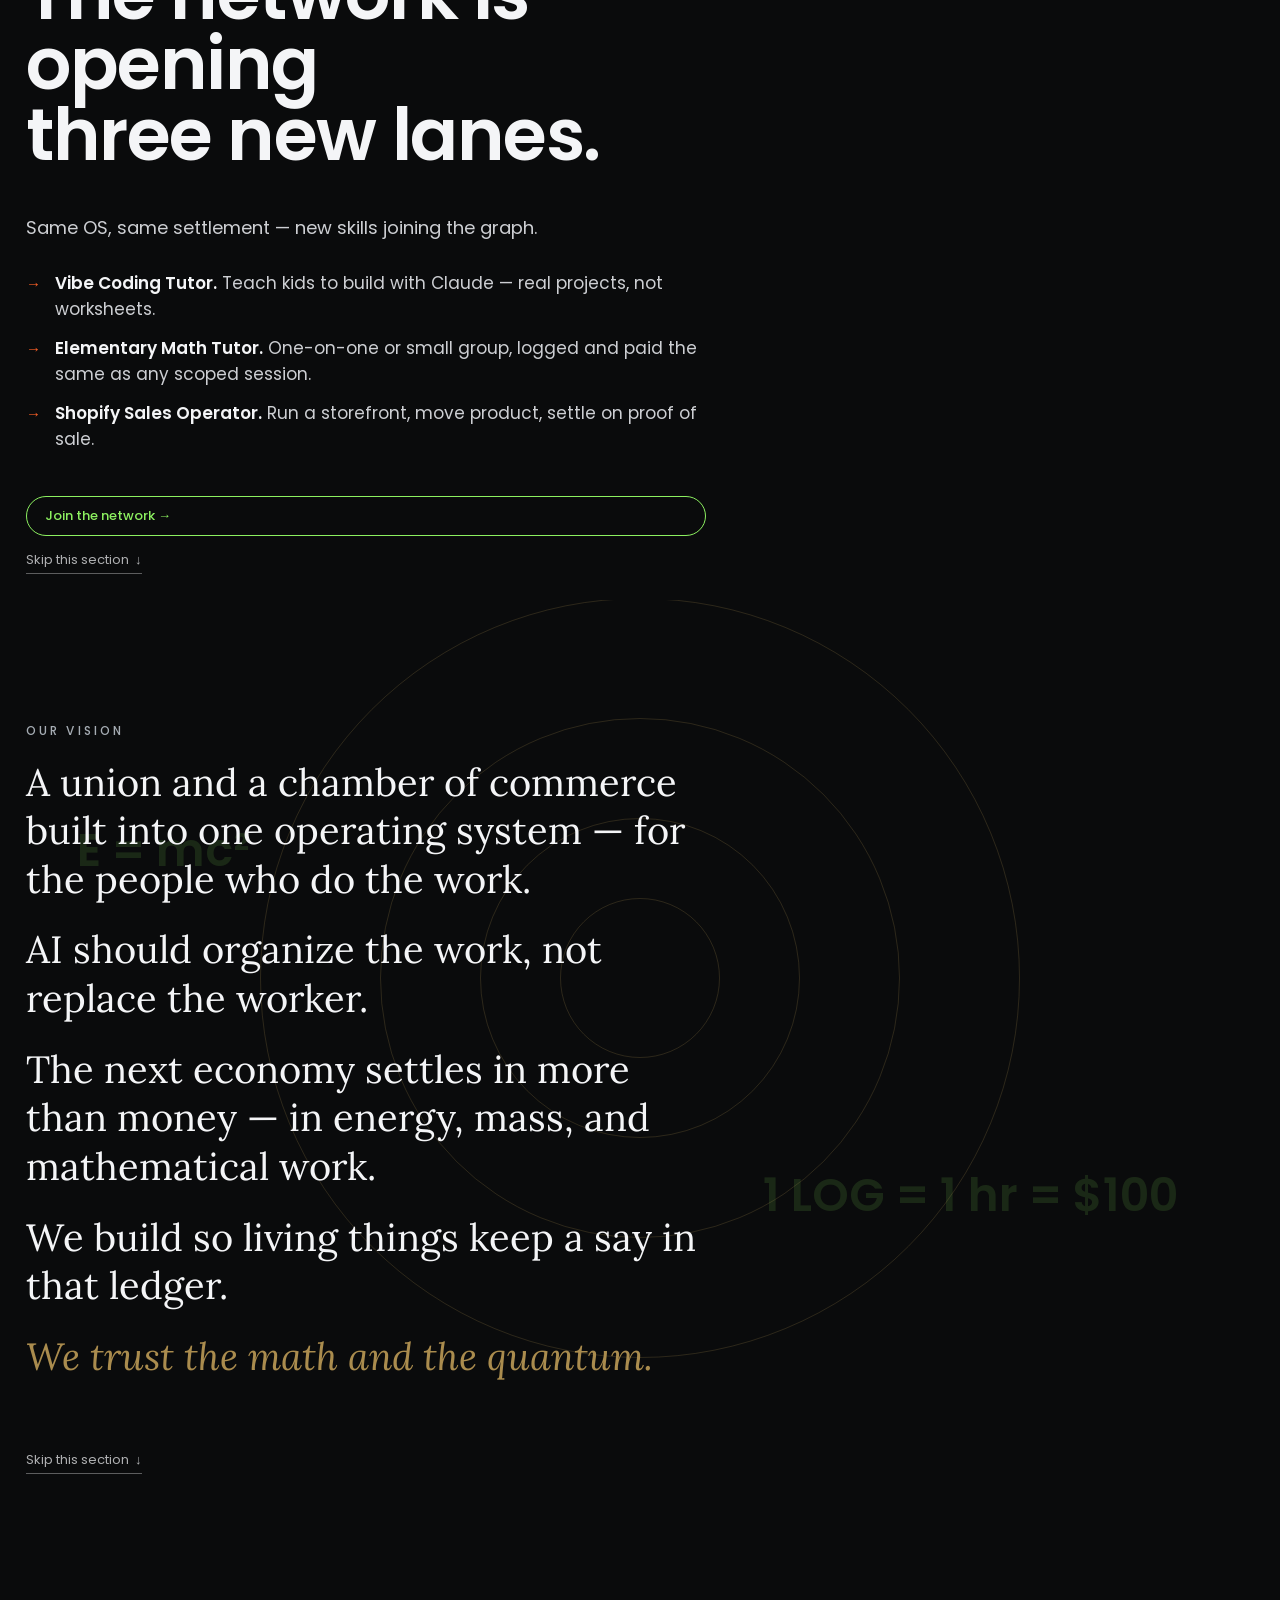
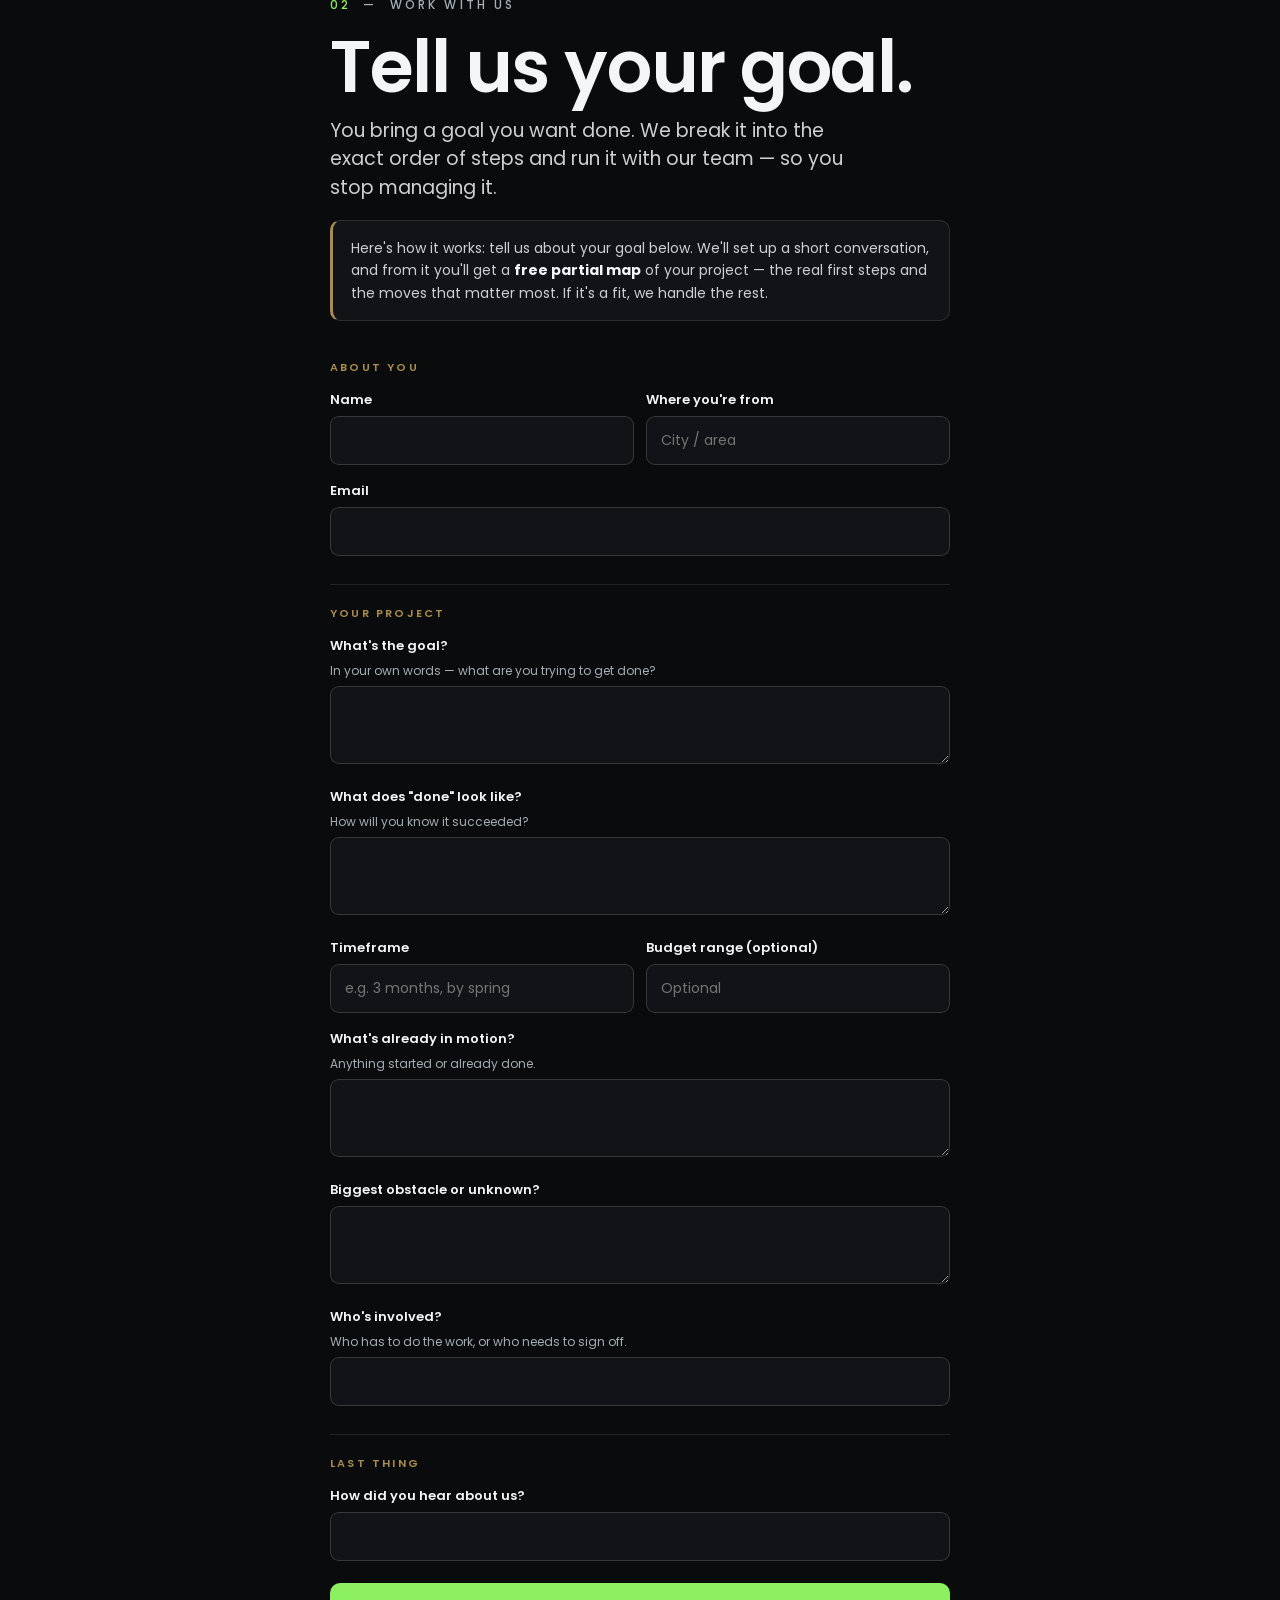
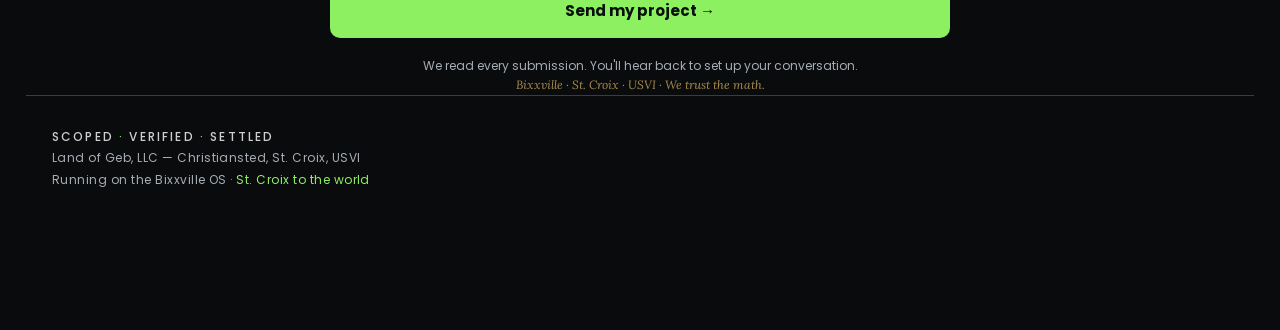
<file: landofgeb.html>
<!DOCTYPE html>
<html lang="en">
<head>
<meta charset="UTF-8">
<meta name="viewport" content="width=device-width, initial-scale=1.0, viewport-fit=cover">
<title>Land of Geb — Bixxville OS</title>
<link rel="preconnect" href="https://fonts.googleapis.com">
<link rel="preconnect" href="https://fonts.gstatic.com" crossorigin>
<link href="https://fonts.googleapis.com/css2?family=Poppins:wght@300;400;500;600;700&family=Lora:ital,wght@0,400;0,500;1,400&display=swap" rel="stylesheet">
<style>
  :root{
    --black:#0A0B0C; --panel:#111316;
    --white:#F4F5F7; --soft:#CDCFD3; --grey:#A6ADB4;
    --green:#8CF060; --orange:#F45E26; --red:#E76F51;
    --rail:#2C482A; --gold:#AA8C4E;
    --mono:'Poppins',sans-serif;
  }
  *{margin:0;padding:0;box-sizing:border-box}
  html{scroll-behavior:smooth}
  body{
    background:var(--black); color:var(--white);
    font-family:'Poppins',sans-serif; -webkit-font-smoothing:antialiased;
    overflow-x:hidden;
  }
  ::selection{background:var(--green);color:var(--black)}

  /* ---------- scroll container ---------- */
  .deck{scroll-snap-type:y proximity;}
  .scene{
    position:relative; min-height:100svh; min-height:100vh;
    display:flex; flex-direction:column; justify-content:flex-end;
    padding:88px 26px 64px; scroll-snap-align:start; overflow:hidden;
  }

  /* ---------- top nav ---------- */
  nav{
    position:fixed; top:0; left:0; right:0; z-index:50;
    display:flex; align-items:center; justify-content:space-between;
    padding:18px 22px; mix-blend-mode:normal;
    background:linear-gradient(180deg, rgba(10,11,12,.92), rgba(10,11,12,0));
  }
  .brand{display:flex; align-items:center; gap:10px; text-decoration:none}
  .glyph{width:30px;height:18px;display:block}
  .brand b{
    font-weight:600; font-size:12px; letter-spacing:.22em;
    color:var(--white); text-transform:uppercase;
  }
  .navactions{display:flex; align-items:center; gap:14px}
  .pill{
    border:1px solid rgba(244,245,247,.45); color:var(--white);
    border-radius:40px; padding:9px 18px; font-size:13px; font-weight:500;
    background:transparent; cursor:pointer; text-decoration:none;
    transition:border-color .25s, color .25s;
  }
  .pill:hover{border-color:var(--green); color:var(--green)}
  .ham{width:28px;height:14px;position:relative;background:none;border:none;cursor:pointer}
  .ham span{position:absolute;left:0;height:1.6px;width:100%;background:var(--white)}
  .ham span:first-child{top:2px}.ham span:last-child{bottom:2px}

  /* ---------- progress rail ---------- */
  .rail{
    position:fixed; left:18px; top:50%; transform:translateY(-50%);
    z-index:40; display:flex; flex-direction:column; gap:10px;
  }
  .rail i{
    display:block; width:2px; height:26px; background:var(--rail);
    border-radius:2px; transition:background .4s, height .4s;
  }
  .rail i.on{background:var(--green); height:40px}

  /* ---------- text block ---------- */
  .label{
    font-size:12px; letter-spacing:.26em; text-transform:uppercase;
    color:var(--grey); margin-bottom:18px; font-weight:500;
  }
  .label .n{color:var(--green)}
  h1,h2{font-weight:600; letter-spacing:-.02em; line-height:.98}
  h1{font-size:clamp(46px,13vw,116px)}
  h2{font-size:clamp(34px,8.5vw,72px); margin-bottom:22px}
  .body{
    color:var(--soft); font-size:clamp(15px,4.2vw,19px); line-height:1.5;
    max-width:540px; margin-top:18px;
  }
  .spine{
    margin-top:26px; font-size:11px; letter-spacing:.32em; font-weight:600;
    color:var(--grey);
  }
  .spine span{color:var(--green)}

  /* reveal */
  .rv{opacity:0; transform:translateY(26px); transition:opacity .9s ease, transform .9s ease}
  .rv.in{opacity:1; transform:none}
  .d1{transition-delay:.08s}.d2{transition-delay:.18s}.d3{transition-delay:.30s}.d4{transition-delay:.42s}.d5{transition-delay:.56s}

  /* skip link */
  .skip{
    position:absolute; left:26px; bottom:26px; display:flex; align-items:center; gap:8px;
    color:var(--white); font-size:13px; text-decoration:none; opacity:.7;
    border-bottom:1px solid rgba(244,245,247,.5); padding-bottom:3px;
    transition:opacity .25s, color .25s, border-color .25s;
  }
  .skip:hover{opacity:1; color:var(--green); border-color:var(--green)}

  /* ---------- HERO ---------- */
  #hero{justify-content:center; text-align:left; align-items:flex-start}
  #hero .inner{position:relative; z-index:2}
  #hero .eyebrow{
    font-size:12px; letter-spacing:.28em; text-transform:uppercase; color:var(--grey);
    margin-bottom:26px; font-weight:500;
  }
  #hero h1 .o{color:var(--green)}

  /* ---------- math object frame ---------- */
  .stage{position:relative; z-index:1; width:100%; flex:1; display:flex;
    align-items:center; justify-content:center; min-height:42svh}
  svg{width:100%; height:auto; max-width:640px; overflow:visible}
  .node{fill:none; stroke:var(--green); stroke-width:1.4}
  .node.dim{stroke:var(--rail)}
  .node.out{stroke:var(--orange)}
  .ntext{fill:var(--white); font-family:var(--mono); font-size:13px; font-weight:500}
  .nlog{fill:var(--green); font-family:var(--mono); font-size:11px; font-weight:600; letter-spacing:.04em}
  .nlog.o{fill:var(--orange)}
  .edge{fill:none; stroke:var(--soft); stroke-width:1.4; opacity:.55}
  .edge.draw{stroke-dasharray:280; stroke-dashoffset:280; transition:stroke-dashoffset 1s ease}
  .in .edge.draw{stroke-dashoffset:0}
  .anno{fill:var(--grey); font-family:var(--mono); font-size:11px; letter-spacing:.05em}
  .eq{fill:var(--soft); font-family:var(--mono); font-weight:500}

  /* node pop reveal */
  .pop{opacity:0; transform:scale(.82); transform-origin:center; transition:opacity .55s ease, transform .55s ease}
  .in .pop{opacity:1; transform:none}
  .in .p1{transition-delay:.05s}.in .p2{transition-delay:.18s}.in .p3{transition-delay:.31s}
  .in .p4{transition-delay:.44s}.in .p5{transition-delay:.57s}.in .p6{transition-delay:.70s}

  /* ---------- belief ---------- */
  #belief{justify-content:center}
  #belief .ripple{position:absolute; left:50%; top:42%; transform:translate(-50%,-50%); z-index:0}
  #belief .ripple span{
    position:absolute; left:50%; top:50%; border:1px solid rgba(170,140,78,.22);
    border-radius:50%; transform:translate(-50%,-50%);
  }
  .creed{position:relative; z-index:2; max-width:680px}
  .creed p{
    font-family:'Lora',serif; font-size:clamp(22px,6vw,38px); line-height:1.28;
    color:var(--white); margin:0 0 22px; font-weight:400;
  }
  .creed p.last{color:var(--gold); font-style:italic}
  #belief .floateq{
    position:absolute; font-family:var(--mono); color:rgba(140,240,96,.13);
    font-size:clamp(20px,7vw,46px); font-weight:600; z-index:-1; white-space:nowrap;
  }

  /* ---------- two doors ---------- */
  #doors{justify-content:center}
  .doors{display:flex; flex-direction:column; gap:16px; margin-top:30px; width:100%; max-width:660px}
  .door{
    display:block; text-decoration:none; color:var(--white);
    border:1px solid rgba(244,245,247,.16); border-radius:6px; padding:26px 24px;
    transition:border-color .3s, transform .3s, background .3s;
  }
  .door:hover{border-color:var(--green); transform:translateX(6px); background:rgba(140,240,96,.04)}
  .door .dk{font-size:11px; letter-spacing:.26em; text-transform:uppercase; color:var(--grey); margin-bottom:12px}
  .door h3{font-size:clamp(24px,7vw,34px); font-weight:600; letter-spacing:-.02em; margin-bottom:10px}
  .door:nth-child(2) h3{color:var(--green)}
  .door p{color:var(--soft); font-size:15px; line-height:1.45; max-width:440px}
  .door .arr{float:right; color:var(--orange); font-size:22px; margin-top:-6px}

  footer{
    padding:30px 26px 60px; border-top:1px solid var(--rail);
    color:var(--grey); font-size:12px; letter-spacing:.04em; line-height:1.8;
  }
  footer b{color:var(--soft); font-weight:500; letter-spacing:.18em}
  footer .sx{color:var(--green)}

  /* ---------- slide-out menu ---------- */
  .menu{
    position:fixed; inset:0; z-index:60; background:rgba(10,11,12,.97);
    backdrop-filter:blur(8px); -webkit-backdrop-filter:blur(8px);
    display:flex; flex-direction:column; justify-content:center; align-items:flex-start;
    padding:0 40px; gap:6px; opacity:0; pointer-events:none; transition:opacity .35s ease;
  }
  .menu.open{opacity:1; pointer-events:auto}
  .menu a{
    color:var(--white); text-decoration:none; font-weight:600; letter-spacing:-.02em;
    font-size:clamp(34px,9vw,58px); line-height:1.18; transition:color .25s, padding-left .25s;
    display:flex; align-items:baseline; gap:16px;
  }
  .menu a .mi{font-size:13px; font-weight:500; letter-spacing:.18em; color:var(--grey); font-family:var(--mono)}
  .menu a:hover{color:var(--green); padding-left:10px}
  .menu .mfoot{
    position:absolute; left:40px; bottom:40px; font-size:12px; letter-spacing:.16em;
    color:var(--grey); text-transform:uppercase;
  }
  .menu .mfoot span{color:var(--green)}
  .menuclose{
    position:absolute; top:22px; right:24px; width:30px; height:30px; border:none;
    background:none; cursor:pointer;
  }
  .menuclose:before,.menuclose:after{
    content:''; position:absolute; left:4px; top:14px; width:22px; height:1.8px; background:var(--white);
  }
  .menuclose:before{transform:rotate(45deg)} .menuclose:after{transform:rotate(-45deg)}

  /* ---------- reusable content blocks (used by Recruit section) ---------- */
  .about-grid{display:flex; flex-direction:column; gap:22px; max-width:680px; margin-top:8px}
  .about-lead{font-family:'Lora',serif; font-size:clamp(20px,5.4vw,32px); line-height:1.32; color:var(--white); font-weight:400}
  .about-lead em{font-style:italic; color:var(--green)}
  .about-body{color:var(--soft); font-size:clamp(15px,4.2vw,18px); line-height:1.6; max-width:560px}
  .about-pts{display:flex; flex-direction:column; gap:14px; margin-top:6px}
  .about-pt{display:flex; gap:14px; align-items:baseline}
  .about-pt .b{color:var(--orange); font-weight:700; font-size:15px; font-family:var(--mono)}
  .about-pt .t{color:var(--soft); font-size:clamp(14px,4vw,17px); line-height:1.5}
  .about-pt .t b{color:var(--white); font-weight:600}

  /* ---------- work / intake scene ---------- */
  #work{justify-content:flex-start; padding-top:96px; padding-bottom:80px; min-height:auto; scroll-snap-align:none}
  .work-wrap{width:100%; max-width:620px; margin:0 auto}
  .promise{background:var(--panel); border:1px solid rgba(244,245,247,.12); border-left:3px solid var(--gold);
    border-radius:10px; padding:16px 18px; margin:18px 0 26px; font-size:14px; line-height:1.6; color:var(--soft)}
  .promise b{color:var(--white)}
  form{display:flex; flex-direction:column; gap:16px}
  .frow{display:flex; gap:12px}
  .frow .field{flex:1}
  .field label{display:block; font-size:13px; font-weight:600; color:var(--white); margin-bottom:6px}
  .field .hint{font-size:12px; color:var(--grey); font-weight:400; margin-bottom:6px}
  .field input,.field textarea{width:100%; background:var(--panel); border:1px solid rgba(244,245,247,.16);
    border-radius:9px; padding:13px 14px; color:var(--white); font-family:inherit; font-size:14px; transition:border-color .15s}
  .field input:focus,.field textarea:focus{outline:none; border-color:var(--green)}
  .field textarea{resize:vertical; min-height:78px; line-height:1.5}
  .sectlabel{font-size:11px; letter-spacing:.2em; text-transform:uppercase; color:var(--gold); font-weight:600;
    margin:12px 0 -2px; border-top:1px solid rgba(244,245,247,.1); padding-top:20px}
  .sectlabel.first{border-top:none; padding-top:0}
  .submit{background:var(--green); color:#08110C; border:none; border-radius:10px; padding:16px; font-family:inherit;
    font-size:15px; font-weight:700; cursor:pointer; margin-top:6px; transition:transform .1s, background .15s}
  .submit:hover{background:#9ff06f} .submit:active{transform:scale(.99)}
  .formfoot{margin-top:18px; font-size:12px; color:var(--grey); text-align:center; line-height:1.6}
  .formfoot .gold{color:var(--gold); font-family:'Lora'; font-style:italic}

  @media (max-width:520px){
    .rail{display:none}
    .body{max-width:none}
  }
  @media (prefers-reduced-motion:reduce){
    html{scroll-behavior:auto}
    .rv,.pop{opacity:1;transform:none;transition:none}
    .edge.draw{stroke-dashoffset:0;transition:none}
    #belief .ripple{display:none}
  }
</style>
</head>
<body>

<nav>
  <a class="brand" href="#hero" aria-label="Land of Geb home">
    <svg class="glyph" viewBox="0 0 40 24" aria-hidden="true">
      <polyline points="2,12 9,12 14,4 20,20 26,8 31,12 38,12" fill="none" stroke="#8CF060" stroke-width="2" stroke-linejoin="round" stroke-linecap="round"/>
    </svg>
    <b>Land&nbsp;of&nbsp;Geb</b>
  </a>
  <div class="navactions">
    <a class="pill" href="#work">Work with us</a>
    <button class="ham" id="hamBtn" aria-label="Open menu"><span></span><span></span></button>
  </div>
</nav>

<!-- slide-out menu -->
<div class="menu" id="menu" aria-hidden="true">
  <button class="menuclose" id="menuClose" aria-label="Close menu"></button>
  <a href="#hero"><span class="mi">00</span> Home</a>
  <a href="about.html"><span class="mi">01</span> About</a>
  <a href="#work"><span class="mi">02</span> Work with us</a>
  <a href="bixxville.html"><span class="mi">03</span> Bixxville</a>
  <a href="https://ii00270.github.io/Bixxvillenode/" target="_blank" rel="noopener"><span class="mi">04</span> Log in</a>
  <div class="mfoot">SCOPED <span>·</span> VERIFIED <span>·</span> SETTLED &nbsp;—&nbsp; St. Croix · USVI</div>
</div>

<div class="rail" id="rail" aria-hidden="true"></div>

<main class="deck">

  <!-- 00 HERO -->
  <section class="scene" id="hero" data-rail>
    <div class="inner">
      <div class="eyebrow rv">Land of Geb &nbsp;·&nbsp; St. Croix, USVI</div>
      <h1 class="rv d1">You're not behind<br>because you're <span class="o">bad at this.</span></h1>
      <p class="body rv d2">You're behind because nobody helped you figure out what to do first. Solo operators and small teams hire us when they're swamped, stalled, or just need a second person in the room to help them find the next move. We map the path. We run it with you.</p>
      <div class="spine rv d3">SCOPED <span>·</span> VERIFIED <span>·</span> SETTLED</div>
    </div>
    <a class="skip" href="#decomp">Scroll &nbsp;↓</a>
  </section>

  <!-- 01 DECOMPOSITION -->
  <section class="scene" id="decomp" data-rail>
    <div class="stage" id="st-decomp">
      <svg viewBox="0 0 640 360" role="img" aria-label="A pitch decomposed into scoped units of work">
        <!-- job block -->
        <g class="pop p1">
          <rect class="node" x="220" y="20" width="200" height="50" rx="8"/>
          <text class="ntext" x="320" y="42" text-anchor="middle">LAND THE PITCH</text>
          <text class="nlog" x="320" y="59" text-anchor="middle">10 LOG · $1,000</text>
        </g>
        <!-- connectors: job fans out to each scoped task -->
        <path class="edge draw" d="M320,70 L320,112"/>
        <path class="edge draw" d="M320,112 L100,150"/>
        <path class="edge draw" d="M320,112 L250,150"/>
        <path class="edge draw" d="M320,112 L390,150"/>
        <path class="edge draw" d="M320,112 L530,150"/>
        <!-- task nodes -->
        <g class="pop p2"><rect class="node" x="40" y="150" width="120" height="46" rx="7"/>
          <text class="ntext" x="100" y="170" text-anchor="middle">Research</text>
          <text class="nlog" x="100" y="187" text-anchor="middle">2 LOG</text></g>
        <g class="pop p3"><rect class="node" x="190" y="150" width="120" height="46" rx="7"/>
          <text class="ntext" x="250" y="170" text-anchor="middle">Build proposal</text>
          <text class="nlog" x="250" y="187" text-anchor="middle">3 LOG</text></g>
        <g class="pop p4"><rect class="node" x="330" y="150" width="130" height="46" rx="7"/>
          <text class="ntext" x="395" y="170" text-anchor="middle">Confirm meeting</text>
          <text class="nlog" x="395" y="187" text-anchor="middle">1 LOG</text></g>
        <g class="pop p5"><rect class="node" x="475" y="150" width="120" height="46" rx="7"/>
          <text class="ntext" x="535" y="170" text-anchor="middle">Refine deck</text>
          <text class="nlog" x="535" y="187" text-anchor="middle">4 LOG</text></g>
        <!-- equation -->
        <g class="pop p6">
          <text class="eq" x="320" y="290" text-anchor="middle" font-size="20">2 + 3 + 1 + 4 = 10 LOG</text>
          <text class="anno" x="320" y="318" text-anchor="middle">1 LOG = 1 hour = $100</text>
        </g>
      </svg>
    </div>
    <div>
      <div class="label rv"><span class="n">01</span> &nbsp;— &nbsp;Decomposition</div>
      <h2 class="rv d1">A goal is never one thing.</h2>
      <p class="body rv d2">Every engagement breaks into scoped units of work. One LOG is one hour. When the parts are named, sized, and priced, the whole stops being a guess — and the order stops being a coin flip.</p>
    </div>
    <a class="skip" href="#dag">Skip this section &nbsp;↓</a>
  </section>

  <!-- 02 THE GRAPH -->
  <section class="scene" id="dag" data-rail>
    <div class="stage" id="st-dag">
      <svg viewBox="0 0 640 300" role="img" aria-label="A directed acyclic graph of a pitch">
        <defs>
          <marker id="ah" markerWidth="9" markerHeight="9" refX="7" refY="4.5" orient="auto">
            <path d="M0,0 L9,4.5 L0,9 z" fill="#F45E26"/>
          </marker>
        </defs>
        <!-- top track edges: Research -> Confirm meeting -> Pre-brief -->
        <path class="edge draw" marker-end="url(#ah)" d="M150,55 L192,55"/>
        <path class="edge draw" marker-end="url(#ah)" d="M315,55 L357,55"/>
        <!-- bottom track edges: Build proposal -> Refine deck -->
        <path class="edge draw" marker-end="url(#ah)" d="M150,200 L192,200"/>
        <path class="edge draw" marker-end="url(#ah)" d="M315,200 L357,200"/>
        <!-- both converge on outcome -->
        <path class="edge draw" marker-end="url(#ah)" d="M480,55 L510,55 L510,130 L505,158"/>
        <path class="edge draw" marker-end="url(#ah)" d="M480,200 L510,200 L510,175 L505,175"/>
        <!-- top track -->
        <g class="pop p1"><rect class="node" x="30" y="34" width="120" height="42" rx="7"/><text class="ntext" x="90" y="60" text-anchor="middle">Research</text></g>
        <g class="pop p2"><rect class="node" x="193" y="34" width="122" height="42" rx="7"/><text class="ntext" x="254" y="53" text-anchor="middle">Confirm</text><text class="ntext" x="254" y="70" text-anchor="middle">meeting</text></g>
        <g class="pop p3"><rect class="node" x="357" y="34" width="122" height="42" rx="7"/><text class="ntext" x="418" y="53" text-anchor="middle">Pre-brief</text><text class="nlog" x="418" y="70" text-anchor="middle">client</text></g>
        <!-- bottom track -->
        <g class="pop p2"><rect class="node" x="30" y="179" width="120" height="42" rx="7"/><text class="ntext" x="90" y="205" text-anchor="middle">Build proposal</text></g>
        <g class="pop p3"><rect class="node" x="193" y="179" width="122" height="42" rx="7"/><text class="ntext" x="254" y="205" text-anchor="middle">Refine deck</text></g>
        <g class="pop p4"><rect class="node" x="357" y="179" width="122" height="42" rx="7"/><text class="ntext" x="418" y="200" text-anchor="middle">Rehearse</text></g>
        <!-- outcome -->
        <g class="pop p5"><rect class="node out" x="490" y="148" width="130" height="42" rx="7"/>
          <text class="ntext" x="555" y="167" text-anchor="middle">Deliver</text>
          <text class="nlog o" x="555" y="183" text-anchor="middle">the pitch</text></g>
        <!-- annotations -->
        <text class="anno pop p6" x="170" y="148" text-anchor="middle">both tracks start now</text>
        <text class="anno pop p6" x="418" y="260" text-anchor="middle">confirm the room before you build the deck</text>
      </svg>
    </div>
    <div>
      <div class="label rv"><span class="n">02</span> &nbsp;— &nbsp;The Graph</div>
      <h2 class="rv d1">Lists lie.<br>A graph tells the truth.</h2>
      <p class="body rv d2">A list pretends work is a straight line. It is not. A graph shows what runs in parallel, what is blocked, and the hidden rule that saves the whole thing — confirm the room before you build the deck.</p>
    </div>
    <a class="skip" href="#value">Skip this section &nbsp;↓</a>
  </section>

  <!-- 03 THE VALUE -->
  <section class="scene" id="value" data-rail>
    <div class="inner" style="max-width:640px">
      <div class="label rv"><span class="n">03</span> &nbsp;— &nbsp;How we price</div>
      <h2 class="rv d1">Most businesses price the work<br>before they <em>understand</em> it.</h2>
      <p class="body rv d2" style="margin-top:32px">We do it the other way.</p>
      <p class="body rv d3" style="margin-top:24px">Before we name a number, we map the work. Every task has a size. Every hour of attention has a value. The price is the output of that equation — not a guess, not a market rate we hoped would fit, not a number designed to sound reasonable. You see the math before you sign anything. If it fits, you know exactly what you're buying. If it doesn't, that's a real answer too.</p>
      <p class="rv d4" style="margin-top:40px; font-family:'Lora',Georgia,serif; font-style:italic; font-size:clamp(17px,4vw,22px); color:var(--green)">The number follows the work. Always.</p>
    </div>
    <a class="skip" href="#network">Skip this section &nbsp;↓</a>
  </section>

  <!-- 04 THE NETWORK -->
  <section class="scene" id="network" data-rail>
    <div class="stage" id="st-net">
      <svg viewBox="0 0 640 320" role="img" aria-label="A network of operators settling work">
        <!-- edges from hub -->
        <g stroke="#2C482A" stroke-width="1.3">
          <line class="edge draw" x1="320" y1="160" x2="150" y2="70"/>
          <line class="edge draw" x1="320" y1="160" x2="500" y2="70"/>
          <line class="edge draw" x1="320" y1="160" x2="120" y2="220"/>
          <line class="edge draw" x1="320" y1="160" x2="520" y2="230"/>
          <line class="edge draw" x1="320" y1="160" x2="330" y2="40"/>
        </g>
        <!-- peripheral nodes -->
        <g class="pop p2"><circle class="node" cx="330" cy="40" r="14"/></g>
        <g class="pop p3"><circle class="node" cx="500" cy="70" r="14"/></g>
        <g class="pop p4"><circle class="node" cx="520" cy="230" r="14"/></g>
        <!-- two named peers -->
        <g class="pop p2">
          <circle cx="150" cy="70" r="17" fill="#8CF060"/>
          <text class="anno" x="150" y="48" text-anchor="middle" fill="#8CF060">St. Croix · Build</text>
        </g>
        <g class="pop p3">
          <circle class="node" cx="120" cy="220" r="17"/>
          <text class="anno" x="120" y="252" text-anchor="middle">Florida · Real Estate</text>
        </g>
        <!-- hub -->
        <g class="pop p1">
          <circle cx="320" cy="160" r="26" fill="none" stroke="#F45E26" stroke-width="1.6"/>
          <circle cx="320" cy="160" r="5" fill="#F45E26"/>
        </g>
        <!-- formula -->
        <g class="pop p6">
          <text class="eq" x="320" y="300" text-anchor="middle" font-size="15">R = 0.50·Delivery + 0.25·Timeliness + 0.15·Streak − 0.10·Disputes</text>
        </g>
      </svg>
    </div>
    <div>
      <div class="label rv"><span class="n">03</span> &nbsp;— &nbsp;The Network</div>
      <h2 class="rv d1">Many hands.<br>One graph.</h2>
      <p class="body rv d2">Work routes across the network by proven capability, not by chance. Every contribution is weighted by reputation, recorded, and settled on-chain. Two peers today. A network by design.</p>
    </div>
    <a class="skip" href="#recruit">Skip this section &nbsp;↓</a>
  </section>

  <!-- 04.5 NOW RECRUITING -->
  <section class="scene" id="recruit" data-rail>
    <div class="about-grid">
      <div class="label rv">Now Recruiting</div>
      <h2 class="rv d1">The network is opening<br>three new lanes.</h2>
      <p class="about-body rv d2">Same OS, same settlement — new skills joining the graph.</p>
      <div class="about-pts rv d3">
        <div class="about-pt"><span class="b">→</span><span class="t"><b>Vibe Coding Tutor.</b> Teach kids to build with Claude — real projects, not worksheets.</span></div>
        <div class="about-pt"><span class="b">→</span><span class="t"><b>Elementary Math Tutor.</b> One-on-one or small group, logged and paid the same as any scoped session.</span></div>
        <div class="about-pt"><span class="b">→</span><span class="t"><b>Shopify Sales Operator.</b> Run a storefront, move product, settle on proof of sale.</span></div>
      </div>
      <a class="pill rv d4" href="#work" style="display:inline-block; margin-top:22px; border-color:var(--green); color:var(--green)">Join the network →</a>
    </div>
    <a class="skip" href="#belief">Skip this section &nbsp;↓</a>
  </section>

  <!-- 04 THE BELIEF -->
  <section class="scene" id="belief" data-rail>
    <div class="ripple" aria-hidden="true">
      <span style="width:160px;height:160px"></span>
      <span style="width:320px;height:320px"></span>
      <span style="width:520px;height:520px"></span>
      <span style="width:760px;height:760px"></span>
    </div>
    <div class="floateq" style="left:6%;top:24%">E = mc²</div>
    <div class="floateq" style="right:8%;bottom:30%">1 LOG = 1 hr = $100</div>
    <div class="creed">
      <div class="label rv">Our Vision</div>
      <p class="rv d1">A union and a chamber of commerce built into one operating system — for the people who do the work.</p>
      <p class="rv d2">AI should organize the work, not replace the worker.</p>
      <p class="rv d3">The next economy settles in more than money — in energy, mass, and mathematical work.</p>
      <p class="rv d4">We build so living things keep a say in that ledger.</p>
      <p class="rv d5 last">We trust the math and the quantum.</p>
    </div>
    <a class="skip" href="#doors">Skip this section &nbsp;↓</a>
  </section>

  <!-- 06 WORK WITH US (intake) -->
  <section class="scene" id="work" data-rail>
    <div class="work-wrap">
      <div class="label rv"><span class="n">02</span> &nbsp;— &nbsp;Work with us</div>
      <h2 class="rv d1" style="margin-bottom:14px">Tell us your goal.</h2>
      <p class="body rv d2" style="margin-top:0">You bring a goal you want done. We break it into the exact order of steps and run it with our team — so you stop managing it.</p>
      <div class="promise rv d2">
        Here's how it works: tell us about your goal below. We'll set up a short conversation, and from it you'll get a <b>free partial map</b> of your project — the real first steps and the moves that matter most. If it's a fit, we handle the rest.
      </div>

      <!-- FormSubmit: emails submissions to bixxville@proton.me. No backend needed.
           NOTE: the FIRST submission triggers a one-time FormSubmit confirmation email
           to bixxville@proton.me — click the link in it once to activate, then it just works. -->
      <form class="rv d3" action="https://formsubmit.co/bixxville@proton.me" method="POST">
        <input type="hidden" name="_subject" value="New Bixxville project intake">
        <input type="hidden" name="_template" value="table">
        <input type="hidden" name="_captcha" value="true">
        <input type="text" name="_honey" style="display:none">

        <div class="sectlabel first">About you</div>
        <div class="frow">
          <div class="field"><label>Name</label><input type="text" name="Name" required></div>
          <div class="field"><label>Where you're from</label><input type="text" name="Location" placeholder="City / area" required></div>
        </div>
        <div class="field"><label>Email</label><input type="email" name="Email" required></div>

        <div class="sectlabel">Your project</div>
        <div class="field">
          <label>What's the goal?</label>
          <div class="hint">In your own words — what are you trying to get done?</div>
          <textarea name="The goal" required></textarea>
        </div>
        <div class="field">
          <label>What does "done" look like?</label>
          <div class="hint">How will you know it succeeded?</div>
          <textarea name="What done looks like" required></textarea>
        </div>
        <div class="frow">
          <div class="field"><label>Timeframe</label><input type="text" name="Timeframe" placeholder="e.g. 3 months, by spring"></div>
          <div class="field"><label>Budget range (optional)</label><input type="text" name="Budget range" placeholder="Optional"></div>
        </div>
        <div class="field">
          <label>What's already in motion?</label>
          <div class="hint">Anything started or already done.</div>
          <textarea name="Already in motion"></textarea>
        </div>
        <div class="field">
          <label>Biggest obstacle or unknown?</label>
          <textarea name="Biggest obstacle"></textarea>
        </div>
        <div class="field">
          <label>Who's involved?</label>
          <div class="hint">Who has to do the work, or who needs to sign off.</div>
          <input type="text" name="Who is involved">
        </div>

        <div class="sectlabel">Last thing</div>
        <div class="field">
          <label>How did you hear about us?</label>
          <input type="text" name="How they heard">
        </div>

        <button type="submit" class="submit">Send my project →</button>
      </form>

      <div class="formfoot">
        We read every submission. You'll hear back to set up your conversation.<br>
        <span class="gold">Bixxville · St. Croix · USVI · We trust the math.</span>
      </div>
    </div>
    <footer>
      <b>SCOPED <span class="sx">·</span> VERIFIED <span class="sx">·</span> SETTLED</b><br>
      Land of Geb, LLC — Christiansted, St. Croix, USVI<br>
      Running on the Bixxville OS · <span class="sx">St. Croix to the world</span>
    </footer>
  </section>

</main>

<script>
(function(){
  var reduce = window.matchMedia && window.matchMedia('(prefers-reduced-motion: reduce)').matches;

  /* ----- slide-out menu ----- */
  var menu = document.getElementById('menu');
  var hamBtn = document.getElementById('hamBtn');
  var menuClose = document.getElementById('menuClose');
  function openMenu(){ menu.classList.add('open'); menu.setAttribute('aria-hidden','false'); }
  function closeMenu(){ menu.classList.remove('open'); menu.setAttribute('aria-hidden','true'); }
  if(hamBtn) hamBtn.addEventListener('click', openMenu);
  if(menuClose) menuClose.addEventListener('click', closeMenu);
  if(menu) menu.querySelectorAll('a').forEach(function(a){ a.addEventListener('click', closeMenu); });
  document.addEventListener('keydown', function(e){ if(e.key==='Escape') closeMenu(); });

  /* ----- build progress rail ----- */
  var scenes = Array.prototype.slice.call(document.querySelectorAll('[data-rail]'));
  var rail = document.getElementById('rail');
  scenes.forEach(function(){ var i=document.createElement('i'); rail.appendChild(i); });
  var ticks = rail.querySelectorAll('i');

  /* ----- reveal + rail sync via IntersectionObserver ----- */
  var io = new IntersectionObserver(function(entries){
    entries.forEach(function(e){
      var idx = scenes.indexOf(e.target);
      if(e.isIntersecting){
        e.target.classList.add('in');
        e.target.querySelectorAll('.rv').forEach(function(el){ el.classList.add('in'); });
        if(idx>-1){ ticks.forEach(function(t,i){ t.classList.toggle('on', i===idx); }); }
      }
    });
  }, {threshold:0.18});
  scenes.forEach(function(s){ io.observe(s); });

  /* safety net: reveal any .rv that scrolls into view even if its tall section never hits threshold */
  var rvIO = new IntersectionObserver(function(entries){
    entries.forEach(function(e){ if(e.isIntersecting){ e.target.classList.add('in'); } });
  }, {threshold:0.12});
  document.querySelectorAll('.rv').forEach(function(el){ rvIO.observe(el); });

  /* mark first scene immediately */
  if(scenes[0]){ scenes[0].classList.add('in'); scenes[0].querySelectorAll('.rv').forEach(function(el){el.classList.add('in');}); if(ticks[0]) ticks[0].classList.add('on'); }


})();
</script>
</body>
</html>
</file>
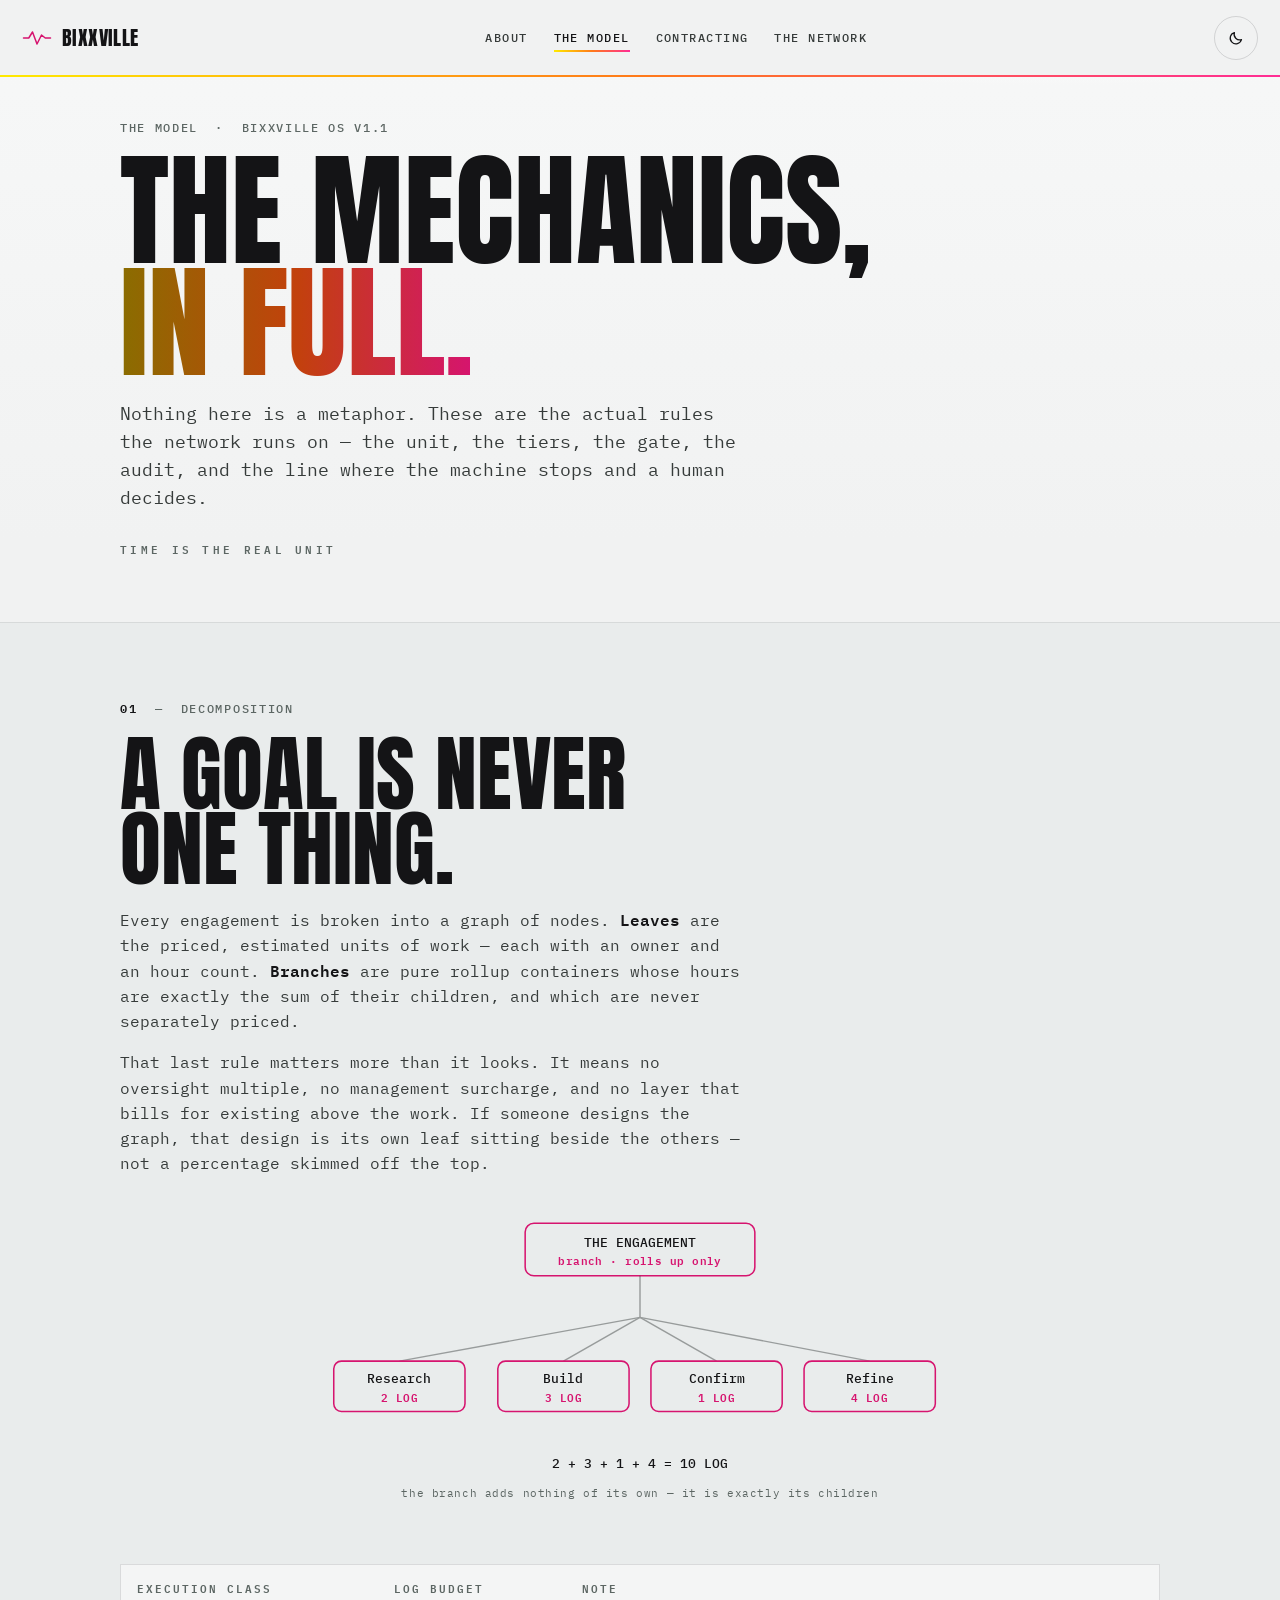
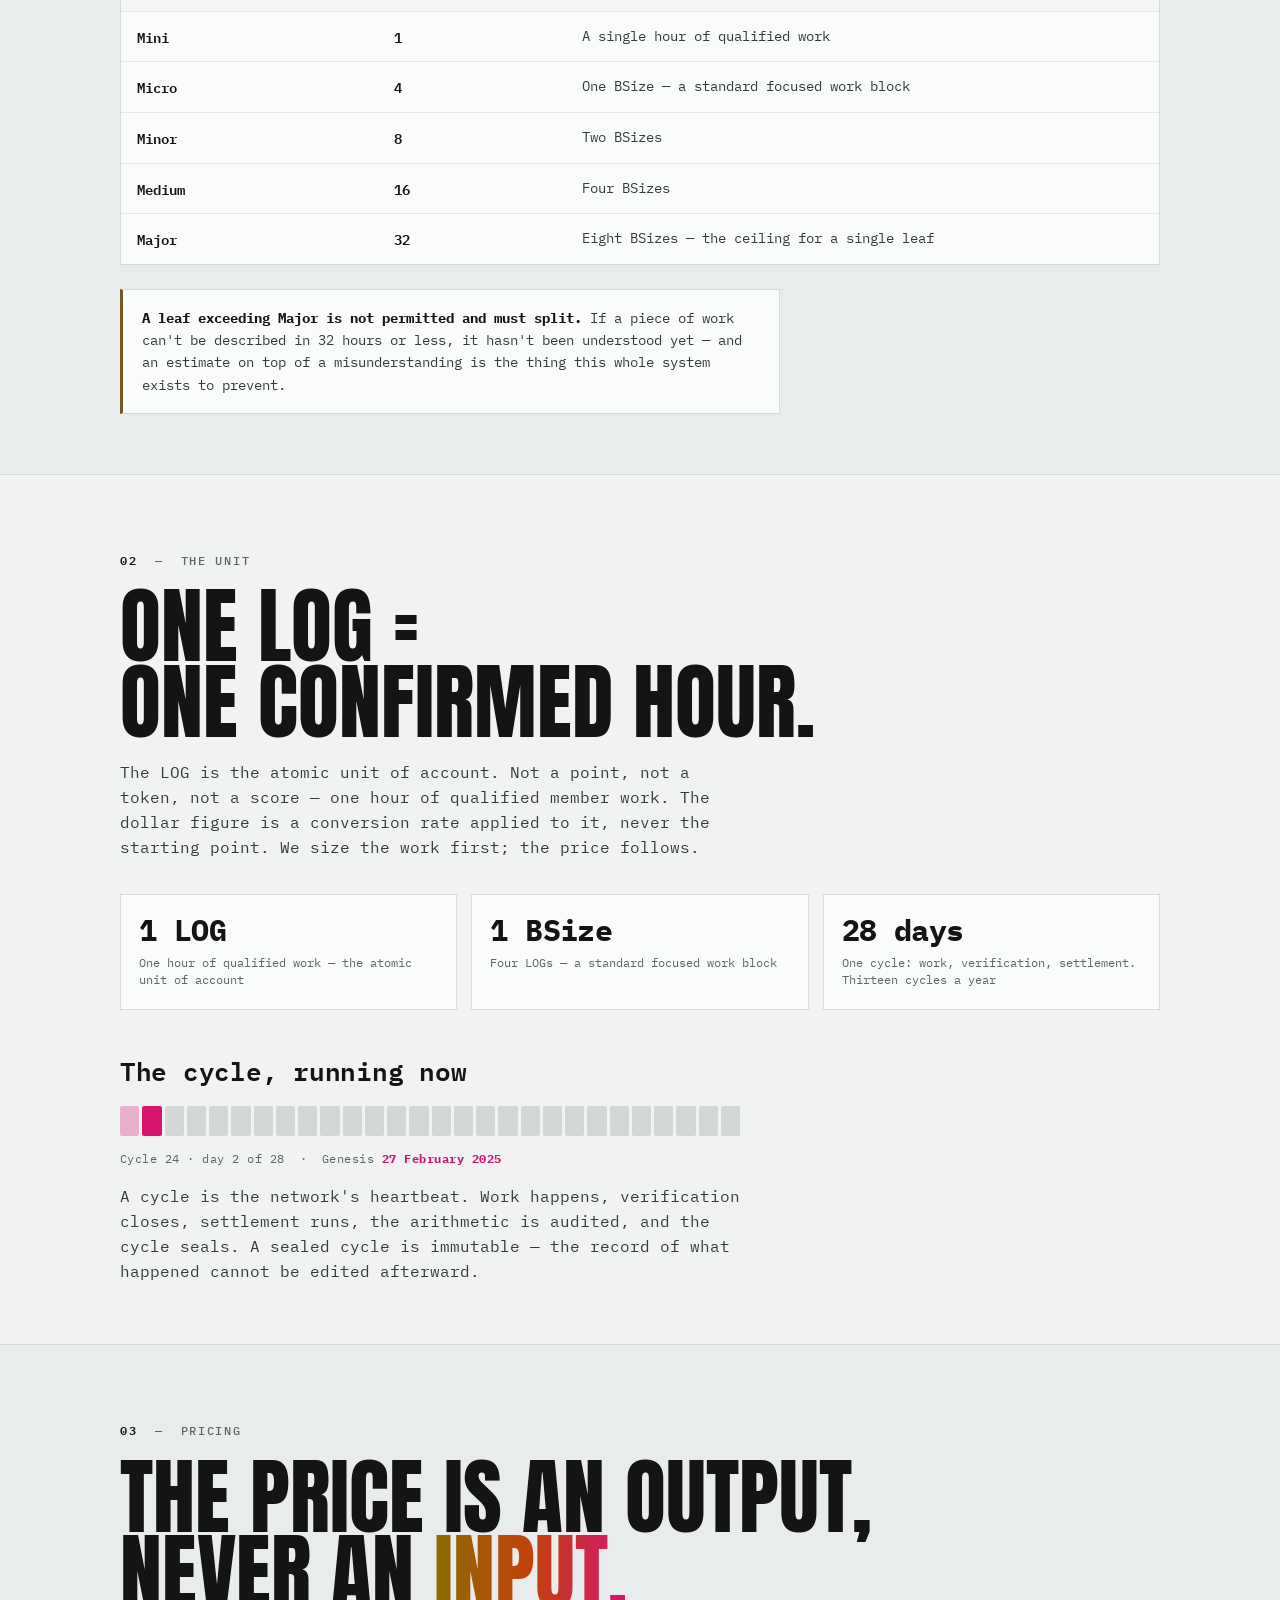
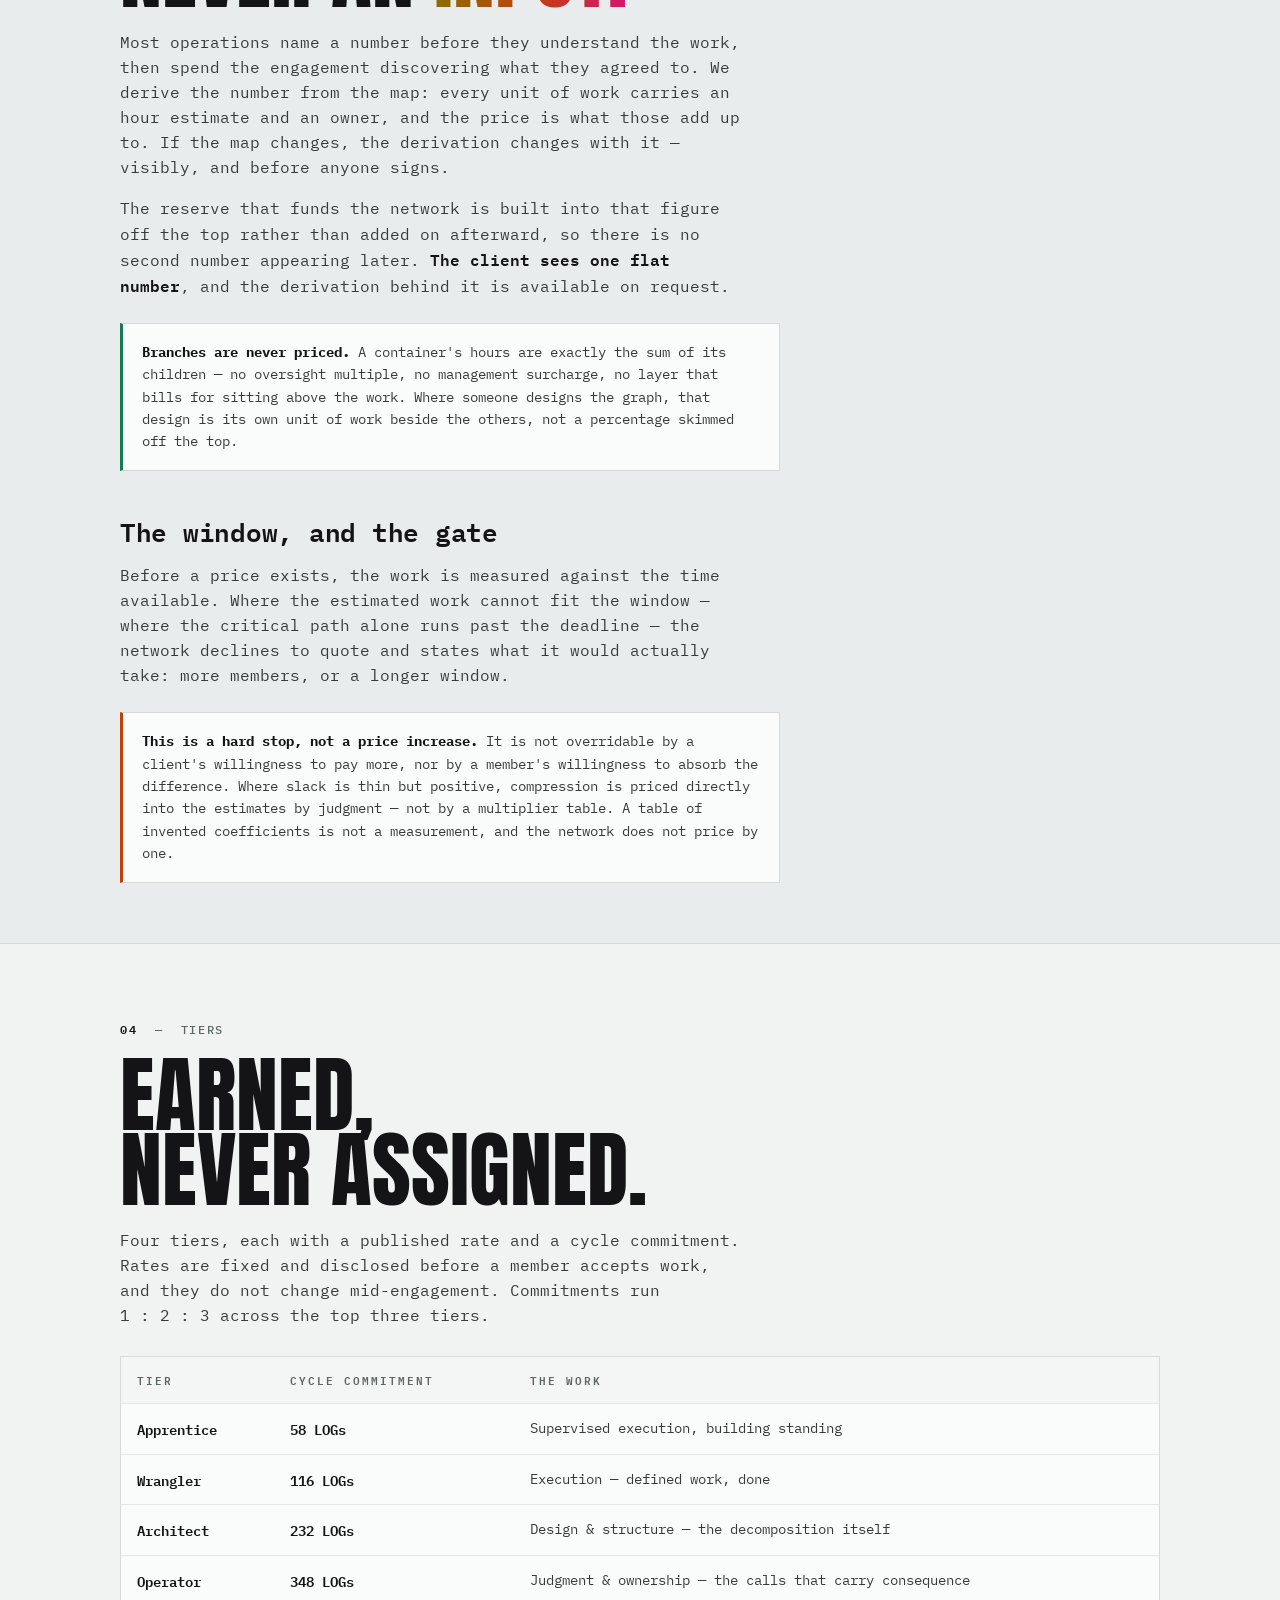
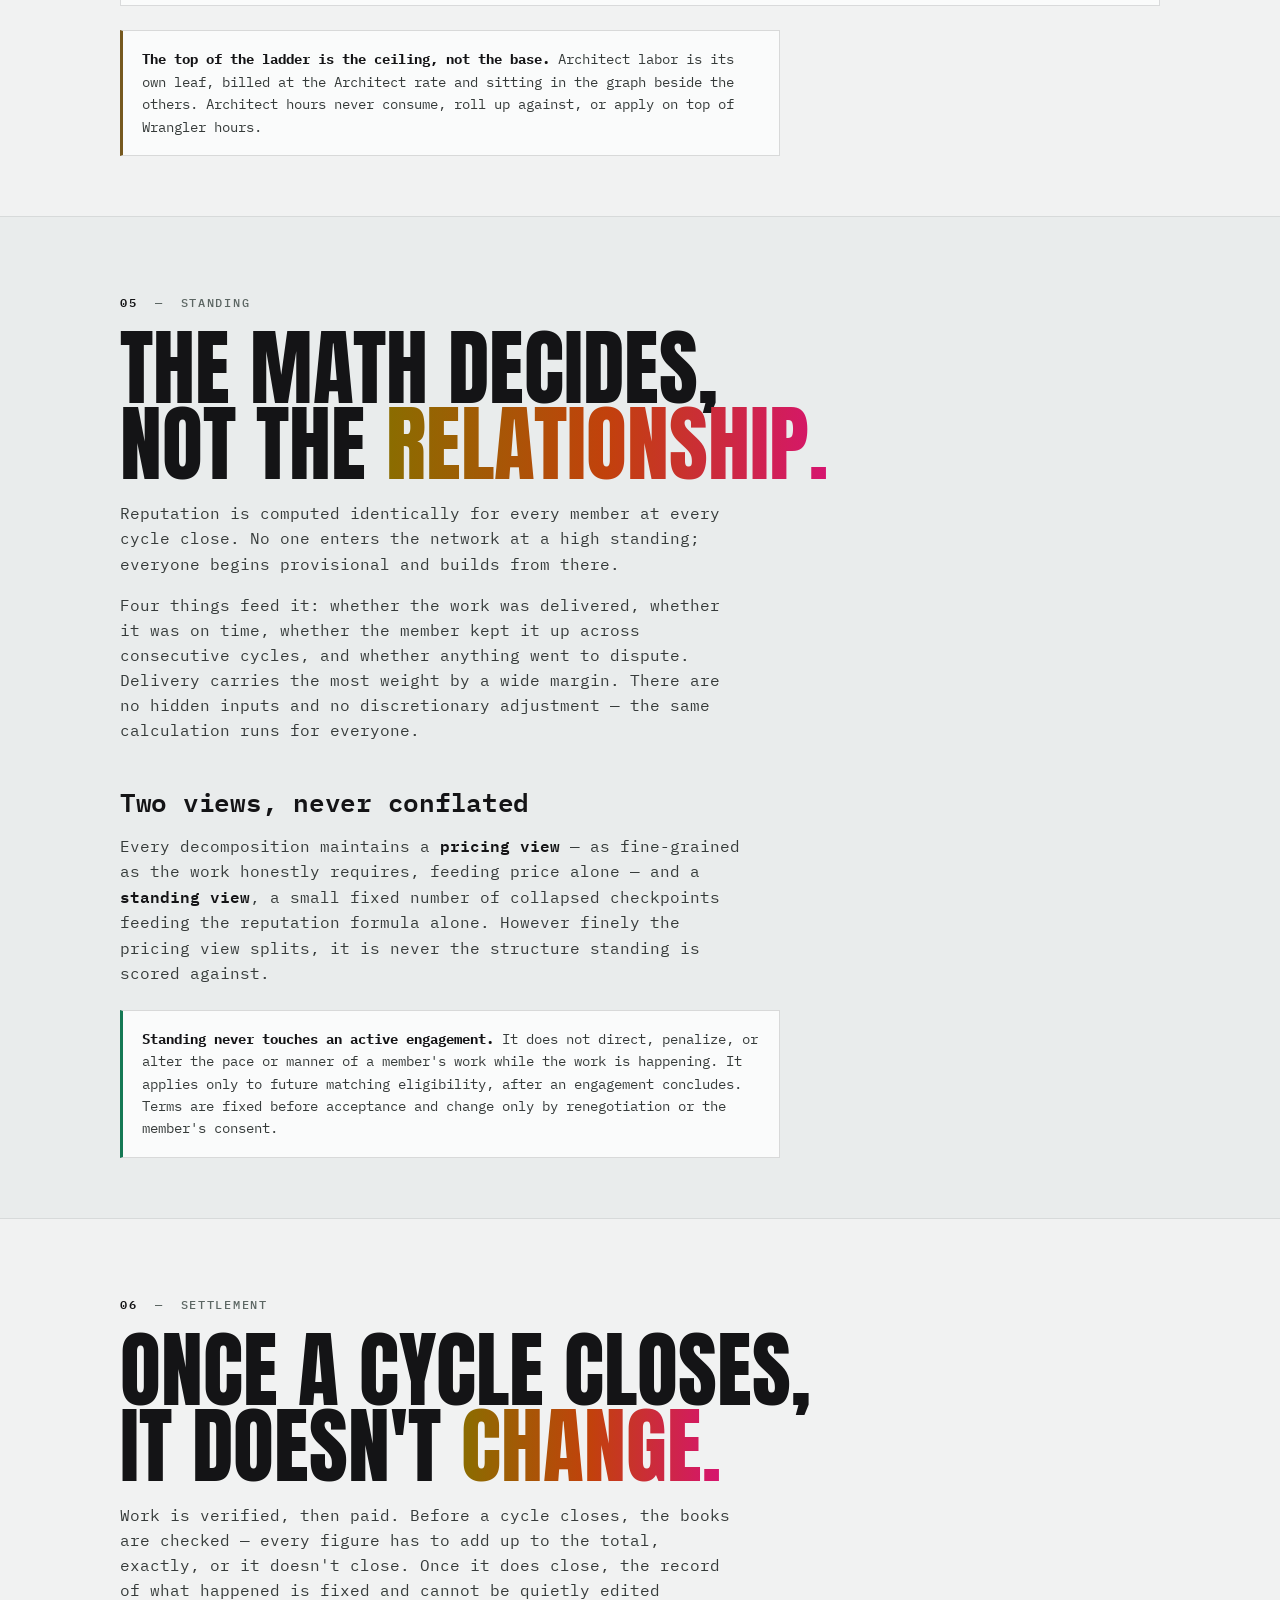
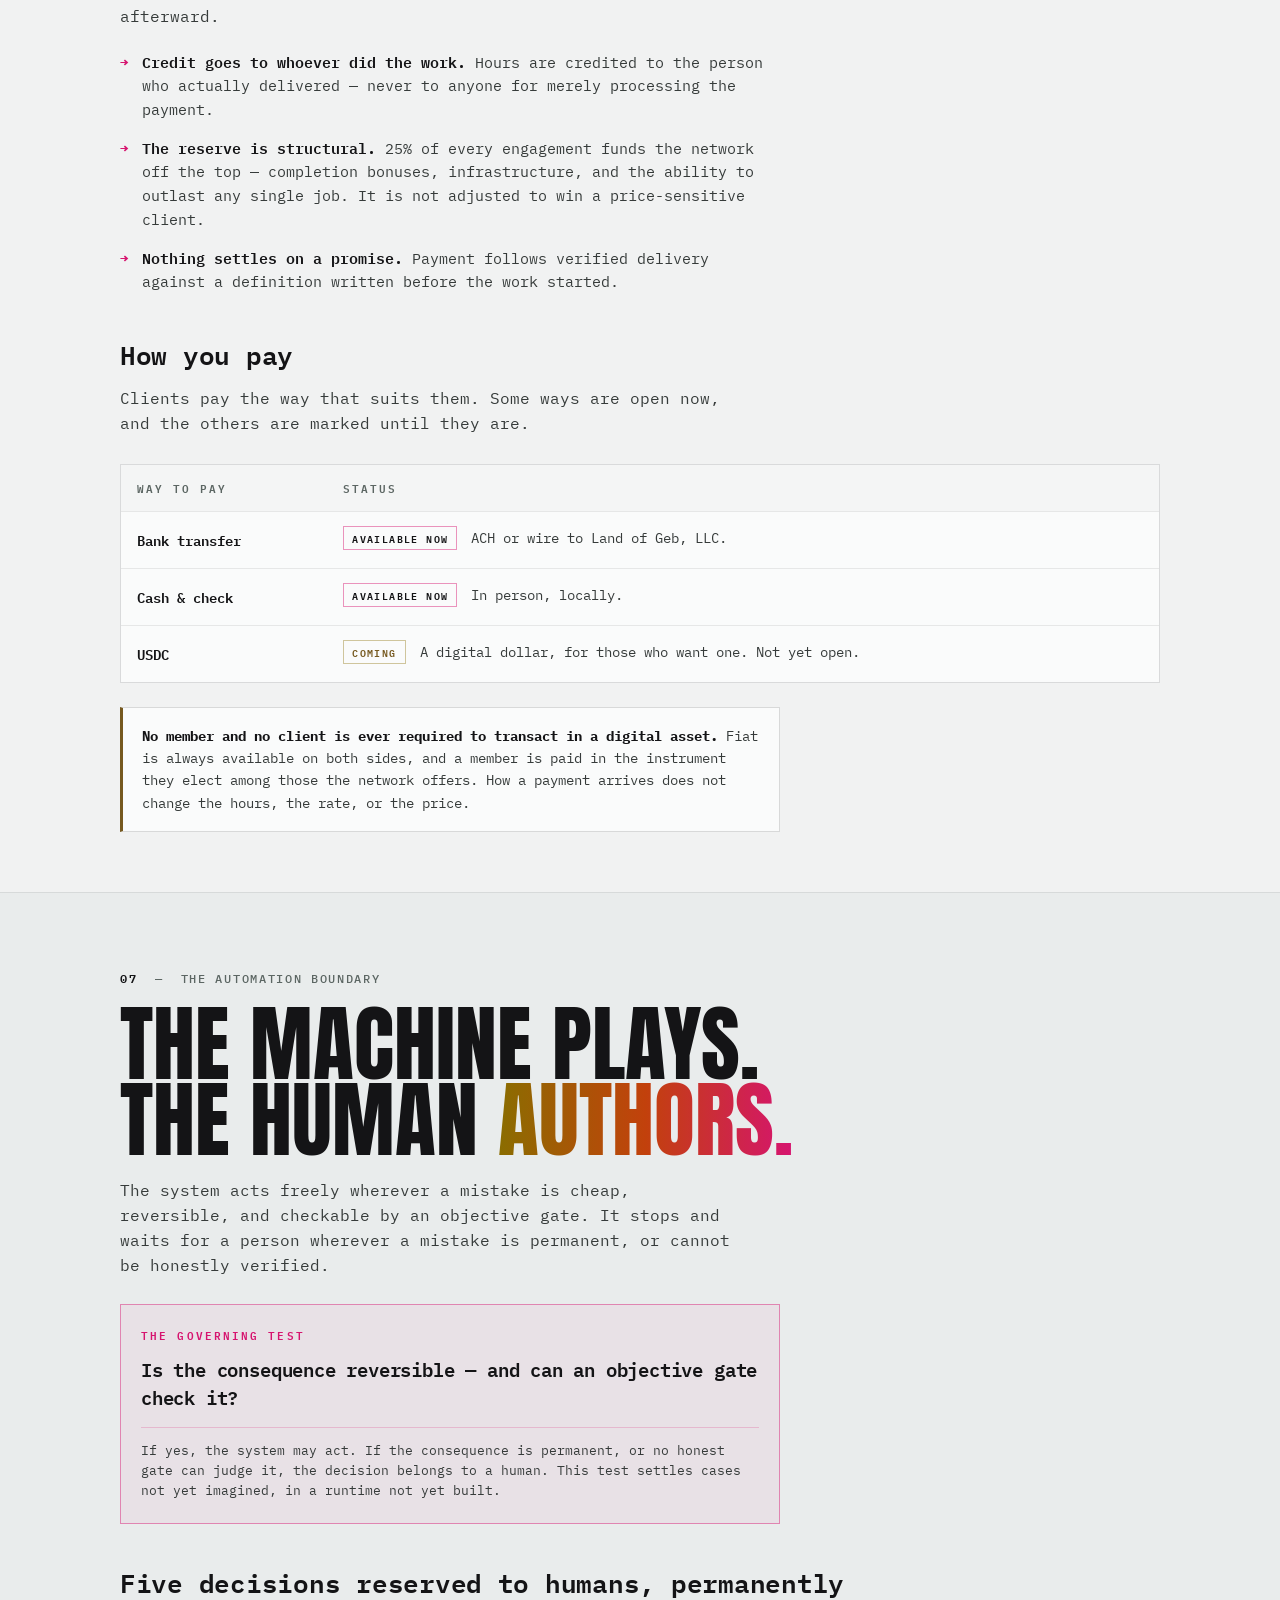
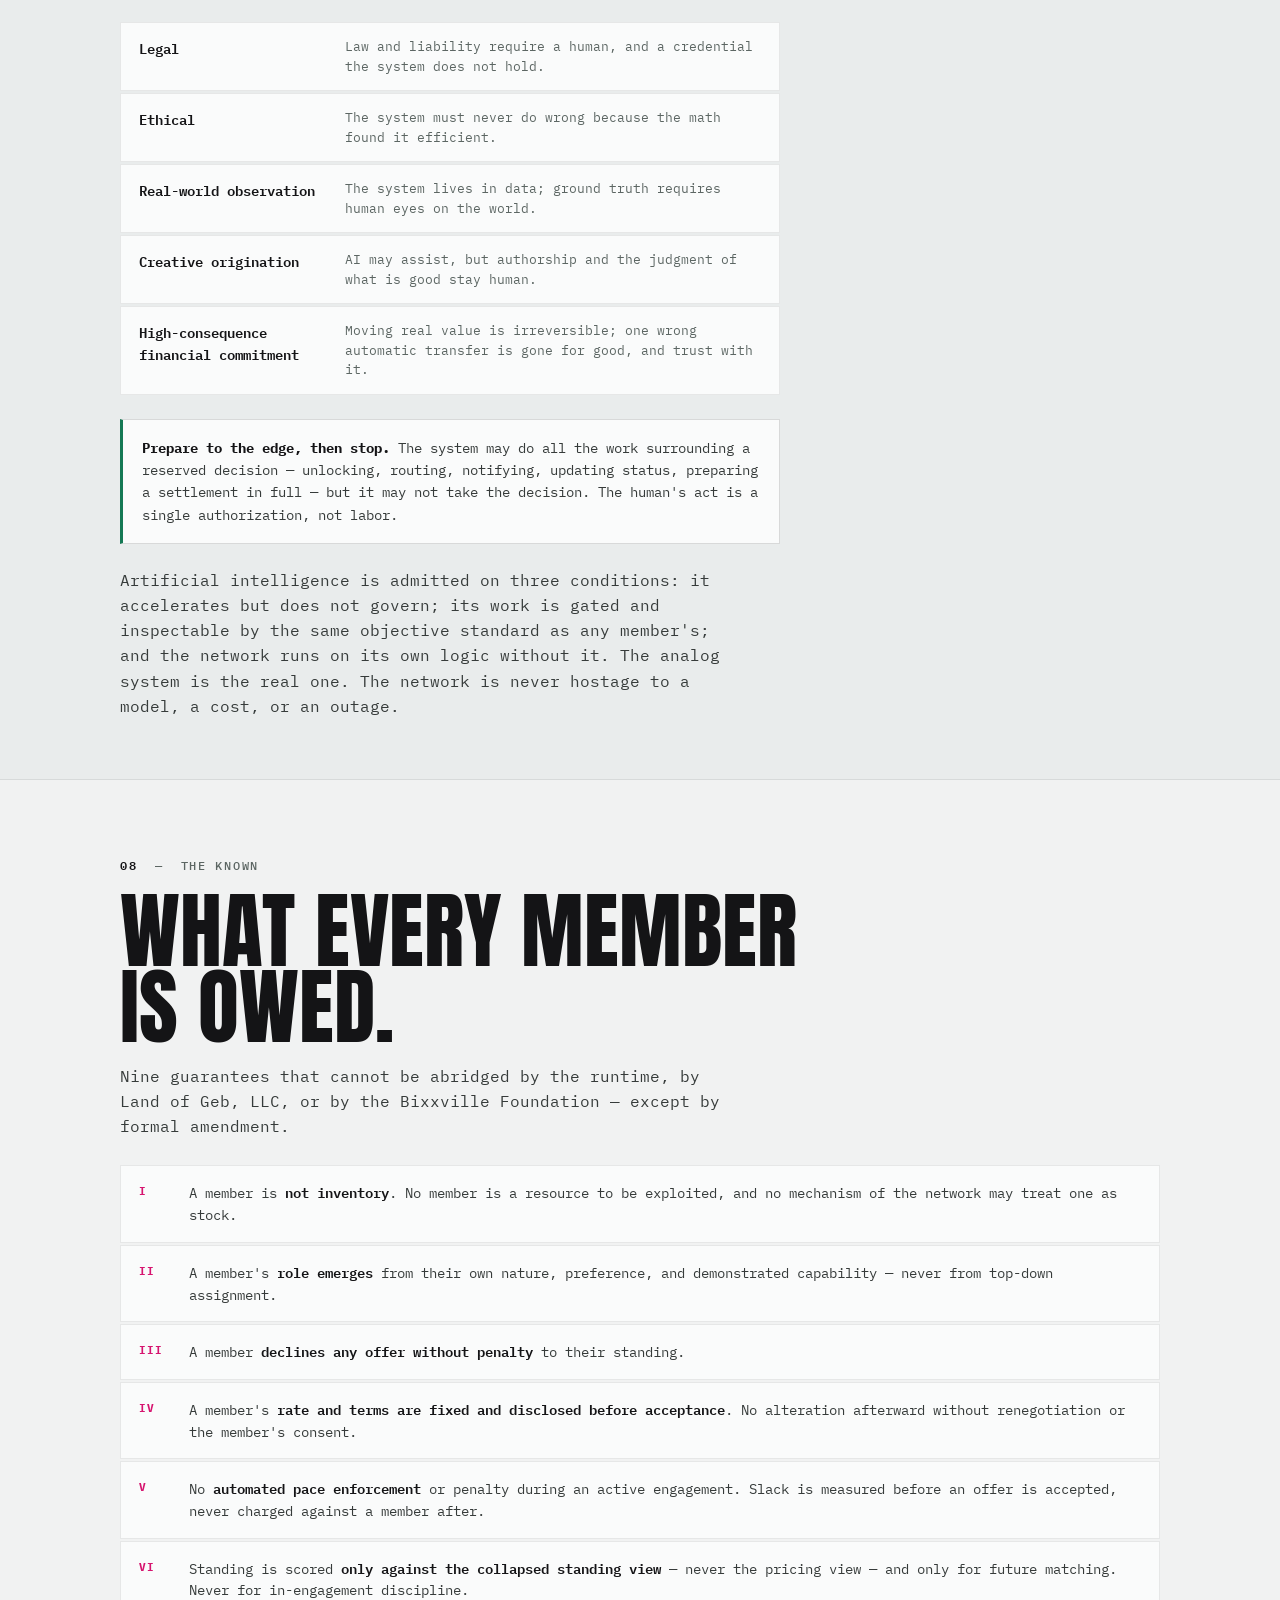
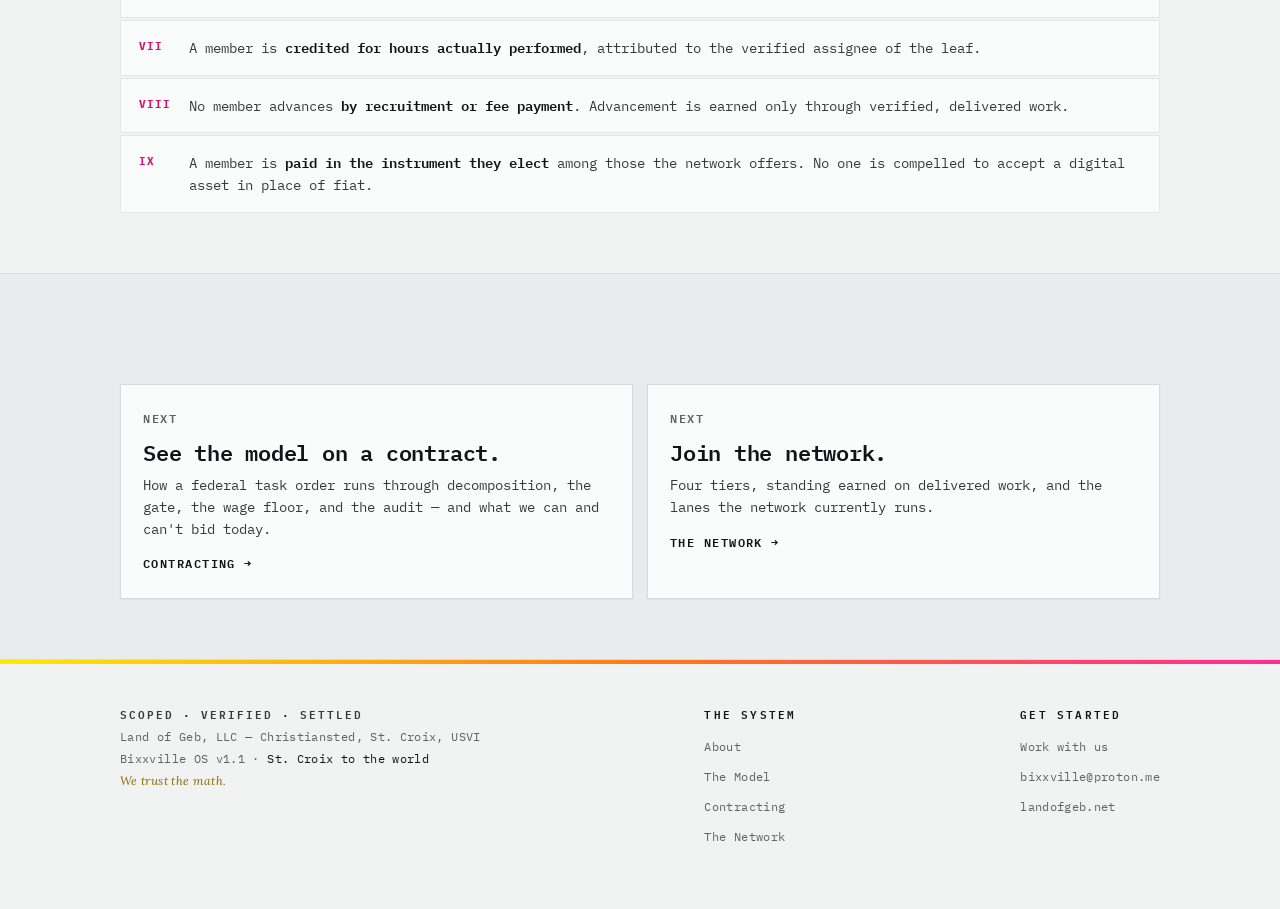
<file: model.html>
<!DOCTYPE html>
<html lang="en">
<head>
<meta charset="UTF-8">
<meta name="viewport" content="width=device-width, initial-scale=1.0, viewport-fit=cover">
<title>The Model — Bixxville</title>
<meta name="description" content="Decomposition, the LOG, tiers, standing, settlement, and the automation boundary — the mechanics of the Bixxville Operating System.">
<link rel="preconnect" href="https://fonts.googleapis.com">
<link rel="preconnect" href="https://fonts.gstatic.com" crossorigin>
<link href="https://fonts.googleapis.com/css2?family=Anton&family=IBM+Plex+Mono:wght@300;400;500;600;700&family=Lora:ital,wght@0,400;0,500;1,400&display=swap" rel="stylesheet">
<link rel="stylesheet" href="bixx.css">
<script>(function(){try{var t=localStorage.getItem('bx-theme');if(t)document.documentElement.setAttribute('data-theme',t)}catch(e){}})();</script>

<style>
  .cycletrack{display:flex; gap:3px; width:100%; max-width:620px; margin-top:20px}
  .ctick{flex:1; height:30px; background:var(--rail); border-radius:2px}
  .ctick.past{background:var(--green); opacity:.3}
  .ctick.now{background:var(--green)}
  .cyclemeta{margin-top:13px; font-family:var(--mono); font-size:12px; color:var(--grey); letter-spacing:.04em}
  .cyclemeta b{color:var(--green)}
  .calc{margin-top:26px; border:1px solid var(--line); border-radius:12px; background:var(--panel); padding:22px; max-width:460px}
  .calc-row{display:flex; gap:10px; margin-bottom:16px}
  .calc select,.calc input{
    background:var(--black); border:1px solid var(--field); border-radius:8px; color:var(--white);
    font-family:inherit; font-size:14px; padding:11px 12px; flex:1; min-width:0;
  }
  .calc-out{border-top:1px solid var(--line2); padding-top:14px}
  .co-row{display:flex; justify-content:space-between; align-items:baseline; font-size:13.5px; color:var(--soft); margin-bottom:9px}
  .co-row:last-child{margin-bottom:0}
  .co-row b{color:var(--green); font-family:var(--mono); font-size:16px}
  .co-row.sub b{color:var(--gold); font-size:14px}
  .known{display:flex; flex-direction:column; gap:2px; margin-top:26px}
  .kn{display:flex; gap:16px; padding:15px 18px; background:var(--panel); border:1px solid var(--line2); align-items:flex-start}
  .kn .kni{font-family:var(--mono); font-size:11px; font-weight:700; color:var(--green); letter-spacing:.1em; flex-shrink:0; width:34px; padding-top:2px}
  .kn .knt{font-size:14px; color:var(--soft); line-height:1.55}
  .kn .knt b{color:var(--white); font-weight:600}
  .resv{display:flex; flex-direction:column; gap:2px; margin-top:24px; max-width:660px}
  .rv-row{display:flex; justify-content:space-between; gap:16px; padding:14px 18px; background:var(--panel); border:1px solid var(--line2); align-items:flex-start}
  .rv-row .rk{font-size:14px; font-weight:600; color:var(--white); flex-shrink:0; width:190px}
  .rv-row .rd{font-size:13px; color:var(--grey); line-height:1.5; flex:1}
  @media(max-width:600px){.rv-row{flex-direction:column; gap:6px} .rv-row .rk{width:auto}}
</style>
</head>
<body>

<nav>
  <a class="brand" href="index.html" aria-label="Bixxville home">
    <svg class="glyph" viewBox="0 0 40 24" aria-hidden="true">
      <polyline points="2,12 9,12 14,4 20,20 26,8 31,12 38,12" fill="none" stroke="var(--green)" stroke-width="2" stroke-linejoin="round" stroke-linecap="round"/>
    </svg>
    <b>Bixxville</b>
  </a>
  <div class="navlinks">
    <a href="about.html">About</a>
    <a href="model.html">The Model</a>
    <a href="contracting.html">Contracting</a>
    <a href="network.html">The Network</a>
  </div>
  <div class="navactions">
    <button class="themetog" id="themeTog" type="button" aria-label="Switch between light and dark" title="Switch theme">
      <svg class="i-sun" viewBox="0 0 24 24" aria-hidden="true"><circle cx="12" cy="12" r="4.2"/><path d="M12 2.6v2.4M12 19v2.4M4.6 12H2.2M21.8 12h-2.4M6.5 6.5 4.8 4.8M19.2 19.2l-1.7-1.7M17.5 6.5l1.7-1.7M4.8 19.2l1.7-1.7"/></svg>
      <svg class="i-moon" viewBox="0 0 24 24" aria-hidden="true"><path d="M20.2 14.4A8.4 8.4 0 0 1 9.6 3.8a8.6 8.6 0 1 0 10.6 10.6z"/></svg>
    </button>
    <button class="ham" id="hamBtn" aria-label="Open menu"><span></span><span></span></button>
  </div>
</nav>

<div class="menu" id="menu" aria-hidden="true">
  <button class="menuclose" id="menuClose" aria-label="Close menu"></button>
  <a href="index.html"><span class="mi">00</span> Home</a>
  <a href="about.html"><span class="mi">01</span> About</a>
  <a href="model.html"><span class="mi">02</span> The Model</a>
  <a href="contracting.html"><span class="mi">03</span> Contracting</a>
  <a href="network.html"><span class="mi">04</span> The Network</a>
  <a href="work.html"><span class="mi">05</span> Work with us</a>
  <div class="mfoot">SCOPED <span>·</span> VERIFIED <span>·</span> SETTLED<br>Land of Geb, LLC — Christiansted, St. Croix, USVI</div>
</div>

<main>

  <!-- HERO -->
  <section class="scene hero">
    <div class="wrap">
      <div class="eyebrow rv">The Model &nbsp;·&nbsp; Bixxville OS v1.1</div>
      <h1 class="rv d1">The mechanics,<br><span class="g">in full.</span></h1>
      <p class="lead rv d2">Nothing here is a metaphor. These are the actual rules the network runs on — the unit, the tiers, the gate, the audit, and the line where the machine stops and a human decides.</p>
      <div class="spine rv d3">TIME IS THE REAL UNIT</div>
    </div>
  </section>

  <!-- DECOMPOSITION -->
  <section class="scene alt">
    <div class="wrap">
      <div class="eyebrow rv"><span class="n">01</span> &nbsp;— &nbsp;Decomposition</div>
      <h2 class="rv d1">A goal is never<br>one thing.</h2>
      <p class="body rv d2">Every engagement is broken into a graph of nodes. <b>Leaves</b> are the priced, estimated units of work — each with an owner and an hour count. <b>Branches</b> are pure rollup containers whose hours are exactly the sum of their children, and which are never separately priced.</p>
      <p class="body rv d3">That last rule matters more than it looks. It means no oversight multiple, no management surcharge, and no layer that bills for existing above the work. If someone designs the graph, that design is its own leaf sitting beside the others — not a percentage skimmed off the top.</p>

      <div class="stage rv d4">
        <svg viewBox="0 0 640 300" role="img" aria-label="A goal decomposed into four leaves that sum to ten hours">
          <g class="pop p1">
            <rect class="nd" x="215" y="14" width="210" height="48" rx="8"/>
            <text class="ntext" x="320" y="36" text-anchor="middle">THE ENGAGEMENT</text>
            <text class="nsub" x="320" y="52" text-anchor="middle">branch · rolls up only</text>
          </g>
          <g stroke="var(--soft)" stroke-width="1.3" opacity=".45" fill="none">
            <path d="M320,62 L320,100"/>
            <path d="M320,100 L100,140"/><path d="M320,100 L250,140"/>
            <path d="M320,100 L390,140"/><path d="M320,100 L530,140"/>
          </g>
          <g class="pop p2"><rect class="nd" x="40" y="140" width="120" height="46" rx="7"/><text class="ntext" x="100" y="160" text-anchor="middle">Research</text><text class="nsub" x="100" y="177" text-anchor="middle">2 LOG</text></g>
          <g class="pop p3"><rect class="nd" x="190" y="140" width="120" height="46" rx="7"/><text class="ntext" x="250" y="160" text-anchor="middle">Build</text><text class="nsub" x="250" y="177" text-anchor="middle">3 LOG</text></g>
          <g class="pop p4"><rect class="nd" x="330" y="140" width="120" height="46" rx="7"/><text class="ntext" x="390" y="160" text-anchor="middle">Confirm</text><text class="nsub" x="390" y="177" text-anchor="middle">1 LOG</text></g>
          <g class="pop p5"><rect class="nd" x="470" y="140" width="120" height="46" rx="7"/><text class="ntext" x="530" y="160" text-anchor="middle">Refine</text><text class="nsub" x="530" y="177" text-anchor="middle">4 LOG</text></g>
          <g class="pop p6">
            <text class="ntext" x="320" y="238" text-anchor="middle" font-size="18">2 + 3 + 1 + 4 = 10 LOG</text>
            <text class="anno" x="320" y="264" text-anchor="middle">the branch adds nothing of its own — it is exactly its children</text>
          </g>
        </svg>
      </div>

      <div class="tblwrap rv d5">
        <table>
          <thead><tr><th>Execution class</th><th>LOG budget</th><th>Note</th></tr></thead>
          <tbody>
            <tr><td class="k">Mini</td><td class="num">1</td><td>A single hour of qualified work</td></tr>
            <tr><td class="k">Micro</td><td class="num">4</td><td>One BSize — a standard focused work block</td></tr>
            <tr><td class="k">Minor</td><td class="num">8</td><td>Two BSizes</td></tr>
            <tr><td class="k">Medium</td><td class="num">16</td><td>Four BSizes</td></tr>
            <tr><td class="k">Major</td><td class="num">32</td><td>Eight BSizes — the ceiling for a single leaf</td></tr>
          </tbody>
        </table>
      </div>
      <div class="note rv d6"><b>A leaf exceeding Major is not permitted and must split.</b> If a piece of work can't be described in 32 hours or less, it hasn't been understood yet — and an estimate on top of a misunderstanding is the thing this whole system exists to prevent.</div>
    </div>
  </section>

  <!-- THE LOG -->
  <section class="scene">
    <div class="wrap">
      <div class="eyebrow rv"><span class="n">02</span> &nbsp;— &nbsp;The unit</div>
      <h2 class="rv d1">One LOG =<br>one confirmed hour.</h2>
      <p class="body rv d2">The LOG is the atomic unit of account. Not a point, not a token, not a score — one hour of qualified member work. The dollar figure is a conversion rate applied to it, never the starting point. We size the work first; the price follows.</p>
      <div class="grid g3 rv d3">
        <div class="stat"><div class="sv">1 LOG</div><div class="sl">One hour of qualified work — the atomic unit of account</div></div>
        <div class="stat"><div class="sv">1 BSize</div><div class="sl">Four LOGs — a standard focused work block</div></div>
        <div class="stat"><div class="sv">28 days</div><div class="sl">One cycle: work, verification, settlement. Thirteen cycles a year</div></div>
      </div>

      <h3 class="rv d4" style="margin-top:46px">The cycle, running now</h3>
      <div class="cycletrack rv d5" id="cycleTrack"></div>
      <div class="cyclemeta rv d5"><span data-cycle="full">Loading cycle…</span> &nbsp;·&nbsp; Genesis <b>27 February 2025</b></div>
      <p class="body rv d6">A cycle is the network's heartbeat. Work happens, verification closes, settlement runs, the arithmetic is audited, and the cycle seals. A sealed cycle is immutable — the record of what happened cannot be edited afterward.</p>
    </div>
  </section>

  <!-- PRICING -->
  <section class="scene alt">
    <div class="wrap">
      <div class="eyebrow rv"><span class="n">03</span> &nbsp;— &nbsp;Pricing</div>
      <h2 class="rv d1">The price is an output,<br>never an <span class="g">input.</span></h2>
      <p class="body rv d2">Most operations name a number before they understand the work, then spend the engagement discovering what they agreed to. We derive the number from the map: every unit of work carries an hour estimate and an owner, and the price is what those add up to. If the map changes, the derivation changes with it — visibly, and before anyone signs.</p>
      <p class="body rv d3">The reserve that funds the network is built into that figure off the top rather than added on afterward, so there is no second number appearing later. <b>The client sees one flat number</b>, and the derivation behind it is available on request.</p>
      <div class="note good rv d4">
        <b>Branches are never priced.</b> A container's hours are exactly the sum of its children — no oversight multiple, no management surcharge, no layer that bills for sitting above the work. Where someone designs the graph, that design is its own unit of work beside the others, not a percentage skimmed off the top.
      </div>

      <h3 class="rv d5" style="margin-top:46px">The window, and the gate</h3>
      <p class="body rv d5">Before a price exists, the work is measured against the time available. Where the estimated work cannot fit the window — where the critical path alone runs past the deadline — the network declines to quote and states what it would actually take: more members, or a longer window.</p>
      <div class="note hard rv d6">
        <b>This is a hard stop, not a price increase.</b> It is not overridable by a client's willingness to pay more, nor by a member's willingness to absorb the difference. Where slack is thin but positive, compression is priced directly into the estimates by judgment — not by a multiplier table. A table of invented coefficients is not a measurement, and the network does not price by one.
      </div>
    </div>
  </section>

  <!-- TIERS -->
  <section class="scene">
    <div class="wrap">
      <div class="eyebrow rv"><span class="n">04</span> &nbsp;— &nbsp;Tiers</div>
      <h2 class="rv d1">Earned,<br>never assigned.</h2>
      <p class="body rv d2">Four tiers, each with a published rate and a cycle commitment. Rates are fixed and disclosed before a member accepts work, and they do not change mid-engagement. Commitments run 1&nbsp;:&nbsp;2&nbsp;:&nbsp;3 across the top three tiers.</p>
      <div class="tblwrap rv d3">
        <table>
          <thead><tr><th>Tier</th><th>Cycle commitment</th><th>The work</th></tr></thead>
          <tbody>
            <tr><td class="k">Apprentice</td><td class="num">58 LOGs</td><td>Supervised execution, building standing</td></tr>
            <tr><td class="k">Wrangler</td><td class="num">116 LOGs</td><td>Execution — defined work, done</td></tr>
            <tr><td class="k">Architect</td><td class="num">232 LOGs</td><td>Design &amp; structure — the decomposition itself</td></tr>
            <tr><td class="k">Operator</td><td class="num">348 LOGs</td><td>Judgment &amp; ownership — the calls that carry consequence</td></tr>
          </tbody>
        </table>
      </div>
      <div class="note rv d4"><b>The top of the ladder is the ceiling, not the base.</b> Architect labor is its own leaf, billed at the Architect rate and sitting in the graph beside the others. Architect hours never consume, roll up against, or apply on top of Wrangler hours.</div>
    </div>
  </section>

  <!-- STANDING -->
  <section class="scene alt">
    <div class="wrap">
      <div class="eyebrow rv"><span class="n">05</span> &nbsp;— &nbsp;Standing</div>
      <h2 class="rv d1">The math decides,<br>not the <span class="g">relationship.</span></h2>
      <p class="body rv d2">Reputation is computed identically for every member at every cycle close. No one enters the network at a high standing; everyone begins provisional and builds from there.</p>

      <p class="body rv d3">Four things feed it: whether the work was delivered, whether it was on time, whether the member kept it up across consecutive cycles, and whether anything went to dispute. Delivery carries the most weight by a wide margin. There are no hidden inputs and no discretionary adjustment — the same calculation runs for everyone.</p>

      <h3 class="rv d5" style="margin-top:44px">Two views, never conflated</h3>
      <p class="body rv d5">Every decomposition maintains a <b>pricing view</b> — as fine-grained as the work honestly requires, feeding price alone — and a <b>standing view</b>, a small fixed number of collapsed checkpoints feeding the reputation formula alone. However finely the pricing view splits, it is never the structure standing is scored against.</p>
      <div class="note good rv d6">
        <b>Standing never touches an active engagement.</b> It does not direct, penalize, or alter the pace or manner of a member's work while the work is happening. It applies only to future matching eligibility, after an engagement concludes. Terms are fixed before acceptance and change only by renegotiation or the member's consent.
      </div>
    </div>
  </section>

  <!-- SETTLEMENT -->
  <section class="scene">
    <div class="wrap">
      <div class="eyebrow rv"><span class="n">06</span> &nbsp;— &nbsp;Settlement</div>
      <h2 class="rv d1">Once a cycle closes,<br>it doesn't <span class="g">change.</span></h2>
      <p class="body rv d2">Work is verified, then paid. Before a cycle closes, the books are checked — every figure has to add up to the total, exactly, or it doesn't close. Once it does close, the record of what happened is fixed and cannot be quietly edited afterward.</p>
      <div class="pts rv d3">
        <div class="pt"><span class="b">→</span><span class="t"><b>Credit goes to whoever did the work.</b> Hours are credited to the person who actually delivered — never to anyone for merely processing the payment.</span></div>
        <div class="pt"><span class="b">→</span><span class="t"><b>The reserve is structural.</b> 25% of every engagement funds the network off the top — completion bonuses, infrastructure, and the ability to outlast any single job. It is not adjusted to win a price-sensitive client.</span></div>
        <div class="pt"><span class="b">→</span><span class="t"><b>Nothing settles on a promise.</b> Payment follows verified delivery against a definition written before the work started.</span></div>
      </div>

      <h3 class="rv d4" style="margin-top:46px">How you pay</h3>
      <p class="body rv d4">Clients pay the way that suits them. Some ways are open now, and the others are marked until they are.</p>
      <div class="tblwrap tbl-stack rv d5">
        <table>
          <thead><tr><th>Way to pay</th><th>Status</th></tr></thead>
          <tbody>
            <tr><td class="k">Bank transfer</td><td data-l="Status"><span class="rs on">Available now</span> ACH or wire to Land of Geb, LLC.</td></tr>
            <tr><td class="k">Cash &amp; check</td><td data-l="Status"><span class="rs on">Available now</span> In person, locally.</td></tr>
            <tr><td class="k">USDC</td><td data-l="Status"><span class="rs soon">Coming</span> A digital dollar, for those who want one. Not yet open.</td></tr>
          </tbody>
        </table>
      </div>
      <div class="note rv d6"><b>No member and no client is ever required to transact in a digital asset.</b> Fiat is always available on both sides, and a member is paid in the instrument they elect among those the network offers. How a payment arrives does not change the hours, the rate, or the price.</div>
    </div>
  </section>

  <!-- AUTOMATION BOUNDARY -->
  <section class="scene alt">
    <div class="wrap">
      <div class="eyebrow rv"><span class="n">07</span> &nbsp;— &nbsp;The automation boundary</div>
      <h2 class="rv d1">The machine plays.<br>The human <span class="g">authors.</span></h2>
      <p class="body rv d2">The system acts freely wherever a mistake is cheap, reversible, and checkable by an objective gate. It stops and waits for a person wherever a mistake is permanent, or cannot be honestly verified.</p>
      <div class="formula rv d3">
        <div class="fl">The governing test</div>
        <div class="fx">Is the consequence reversible — and can an objective gate check it?</div>
        <div class="fn">If yes, the system may act. If the consequence is permanent, or no honest gate can judge it, the decision belongs to a human. This test settles cases not yet imagined, in a runtime not yet built.</div>
      </div>

      <h3 class="rv d4" style="margin-top:44px">Five decisions reserved to humans, permanently</h3>
      <div class="resv rv d5">
        <div class="rv-row"><span class="rk">Legal</span><span class="rd">Law and liability require a human, and a credential the system does not hold.</span></div>
        <div class="rv-row"><span class="rk">Ethical</span><span class="rd">The system must never do wrong because the math found it efficient.</span></div>
        <div class="rv-row"><span class="rk">Real-world observation</span><span class="rd">The system lives in data; ground truth requires human eyes on the world.</span></div>
        <div class="rv-row"><span class="rk">Creative origination</span><span class="rd">AI may assist, but authorship and the judgment of what is good stay human.</span></div>
        <div class="rv-row"><span class="rk">High-consequence financial commitment</span><span class="rd">Moving real value is irreversible; one wrong automatic transfer is gone for good, and trust with it.</span></div>
      </div>
      <div class="note good rv d6">
        <b>Prepare to the edge, then stop.</b> The system may do all the work surrounding a reserved decision — unlocking, routing, notifying, updating status, preparing a settlement in full — but it may not take the decision. The human's act is a single authorization, not labor.
      </div>
      <p class="body rv d6" style="margin-top:24px">Artificial intelligence is admitted on three conditions: it accelerates but does not govern; its work is gated and inspectable by the same objective standard as any member's; and the network runs on its own logic without it. The analog system is the real one. The network is never hostage to a model, a cost, or an outage.</p>
    </div>
  </section>

  <!-- THE KNOWN -->
  <section class="scene">
    <div class="wrap">
      <div class="eyebrow rv"><span class="n">08</span> &nbsp;— &nbsp;The Known</div>
      <h2 class="rv d1">What every member<br>is owed.</h2>
      <p class="body rv d2">Nine guarantees that cannot be abridged by the runtime, by Land of Geb, LLC, or by the Bixxville Foundation — except by formal amendment.</p>
      <div class="known rv d3">
        <div class="kn"><span class="kni">I</span><span class="knt">A member is <b>not inventory</b>. No member is a resource to be exploited, and no mechanism of the network may treat one as stock.</span></div>
        <div class="kn"><span class="kni">II</span><span class="knt">A member's <b>role emerges</b> from their own nature, preference, and demonstrated capability — never from top-down assignment.</span></div>
        <div class="kn"><span class="kni">III</span><span class="knt">A member <b>declines any offer without penalty</b> to their standing.</span></div>
        <div class="kn"><span class="kni">IV</span><span class="knt">A member's <b>rate and terms are fixed and disclosed before acceptance</b>. No alteration afterward without renegotiation or the member's consent.</span></div>
        <div class="kn"><span class="kni">V</span><span class="knt">No <b>automated pace enforcement</b> or penalty during an active engagement. Slack is measured before an offer is accepted, never charged against a member after.</span></div>
        <div class="kn"><span class="kni">VI</span><span class="knt">Standing is scored <b>only against the collapsed standing view</b> — never the pricing view — and only for future matching. Never for in-engagement discipline.</span></div>
        <div class="kn"><span class="kni">VII</span><span class="knt">A member is <b>credited for hours actually performed</b>, attributed to the verified assignee of the leaf.</span></div>
        <div class="kn"><span class="kni">VIII</span><span class="knt">No member advances <b>by recruitment or fee payment</b>. Advancement is earned only through verified, delivered work.</span></div>
        <div class="kn"><span class="kni">IX</span><span class="knt">A member is <b>paid in the instrument they elect</b> among those the network offers. No one is compelled to accept a digital asset in place of fiat.</span></div>
      </div>
    </div>
  </section>

  <!-- CTA -->
  <section class="scene alt">
    <div class="wrap">
      <div class="grid g2">
        <a class="card rv" href="contracting.html">
          <div class="ck">Next</div>
          <h3>See the model on a contract.</h3>
          <p>How a federal task order runs through decomposition, the gate, the wage floor, and the audit — and what we can and can't bid today.</p>
          <span class="arr">Contracting →</span>
        </a>
        <a class="card rv d2" href="network.html">
          <div class="ck">Next</div>
          <h3>Join the network.</h3>
          <p>Four tiers, standing earned on delivered work, and the lanes the network currently runs.</p>
          <span class="arr">The Network →</span>
        </a>
      </div>
    </div>
  </section>

</main>

<footer>
  <div class="fwrap">
    <div>
      <b>SCOPED <span class="sx">·</span> VERIFIED <span class="sx">·</span> SETTLED</b><br>
      Land of Geb, LLC — Christiansted, St. Croix, USVI<br>
      Bixxville OS v1.1 · <span class="sx">St. Croix to the world</span><br>
      <span style="color:var(--gold);font-family:Lora,Georgia,serif;font-style:italic">We trust the math.</span>
    </div>
    <div class="fnav">
      <span class="ftitle">The system</span>
      <a href="about.html">About</a>
      <a href="model.html">The Model</a>
      <a href="contracting.html">Contracting</a>
      <a href="network.html">The Network</a>
    </div>
    <div class="fnav">
      <span class="ftitle">Get started</span>
      <a href="work.html">Work with us</a>
      <a href="mailto:bixxville@proton.me">bixxville@proton.me</a>
      <a href="https://landofgeb.net">landofgeb.net</a>
    </div>
  </div>
</footer>

<script src="bixx.js"></script>
</body>
</html>
</file>
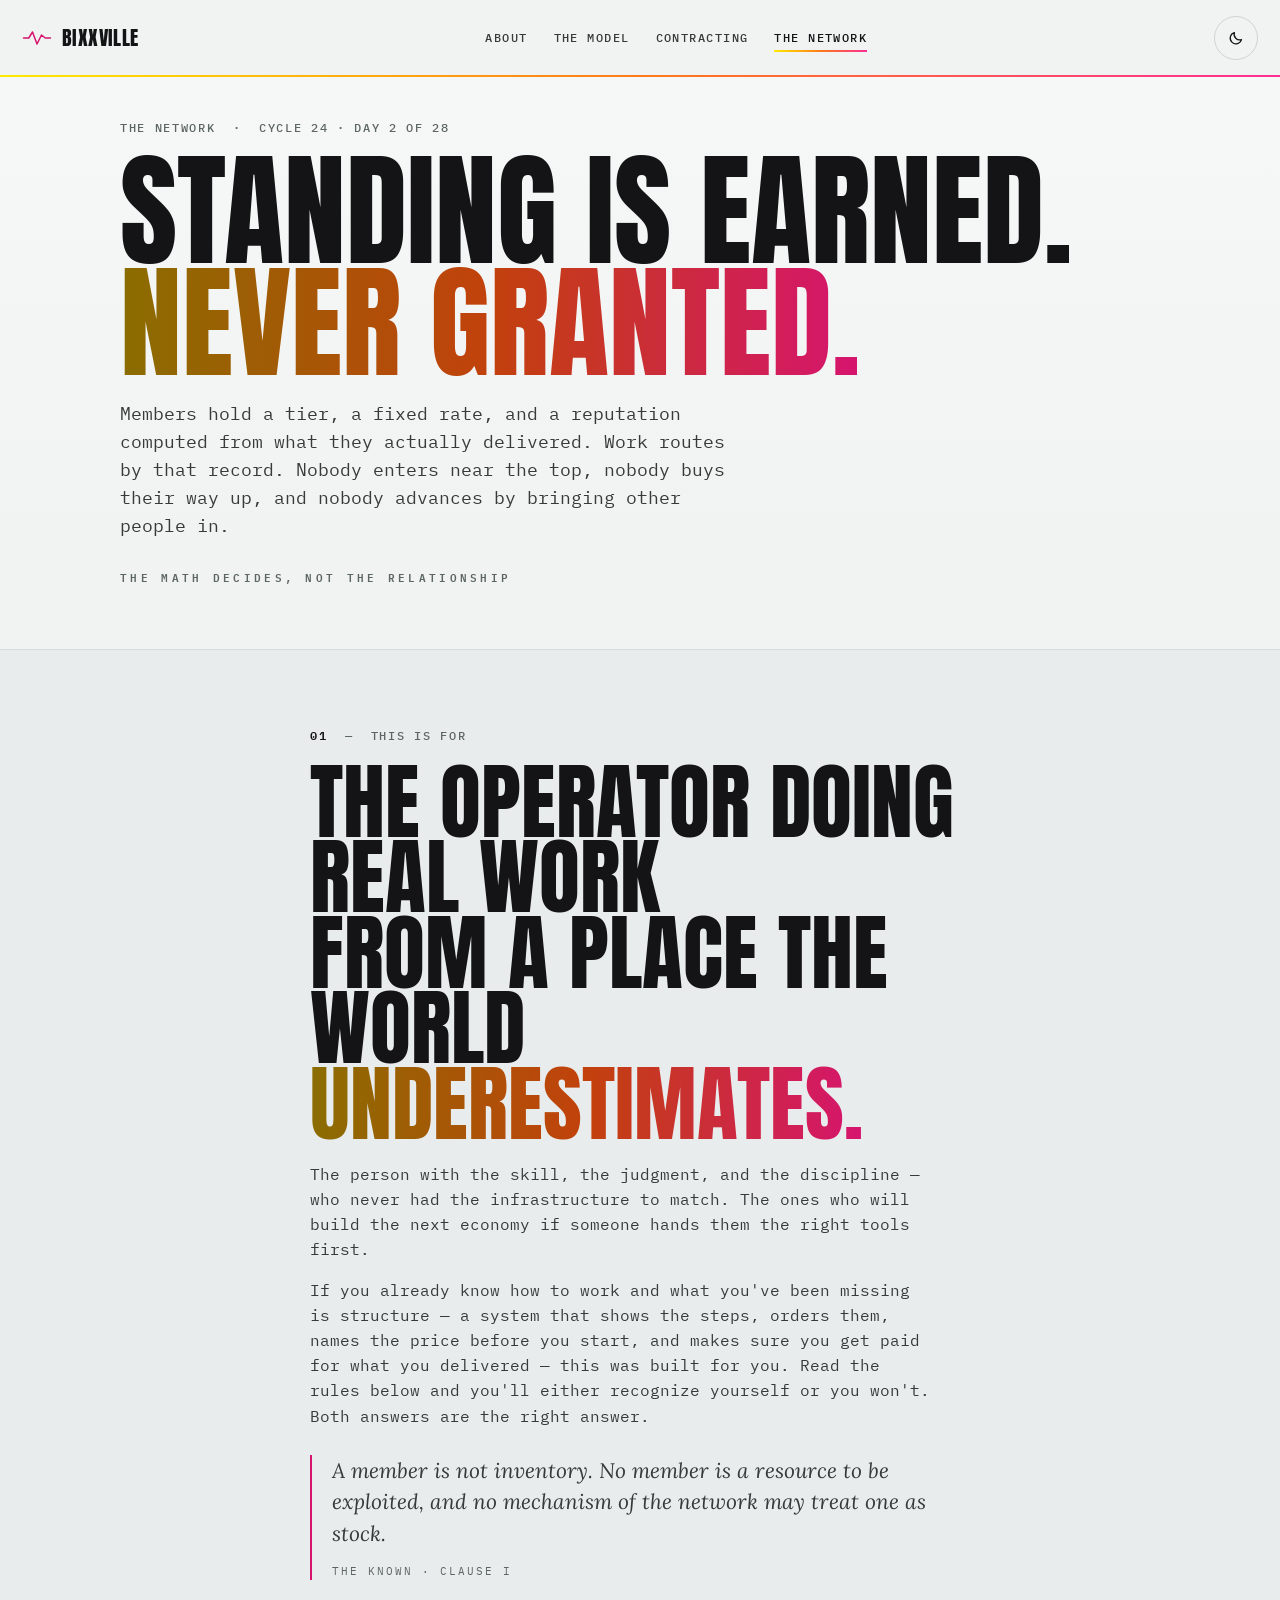
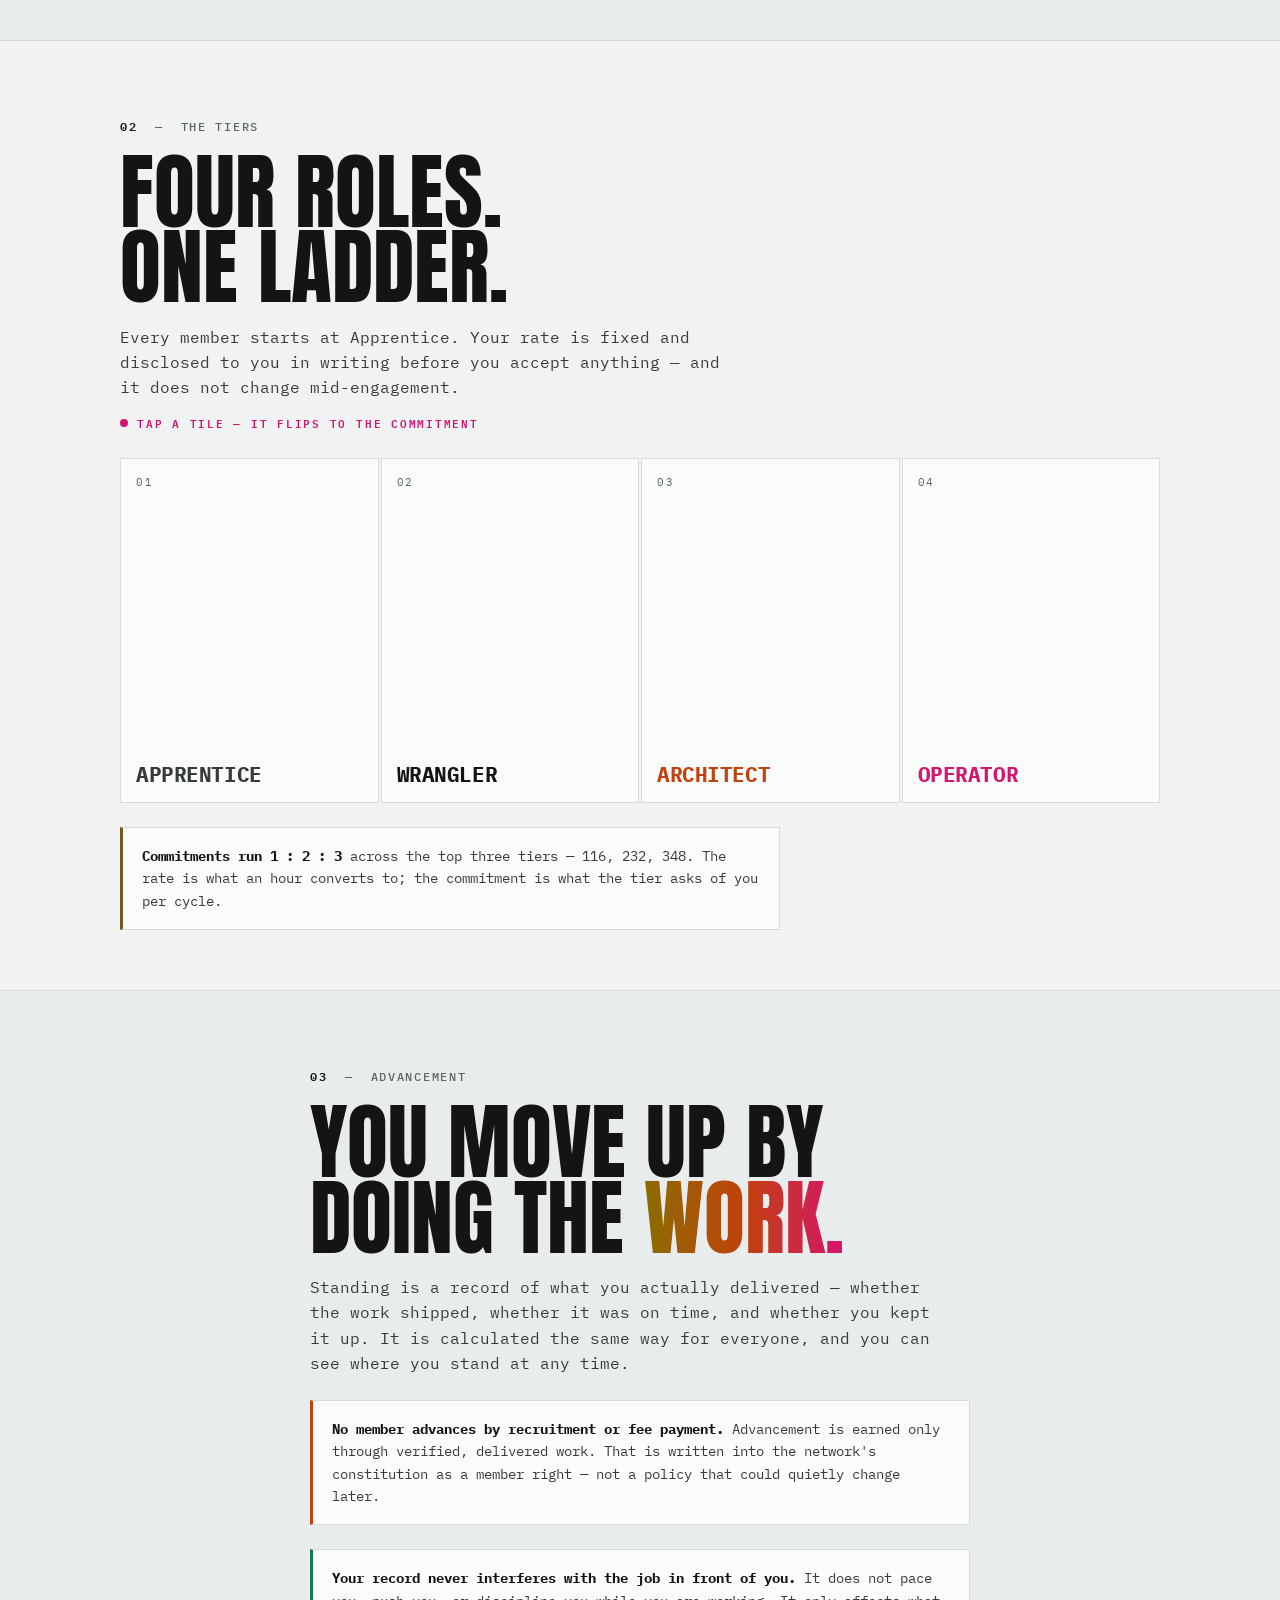
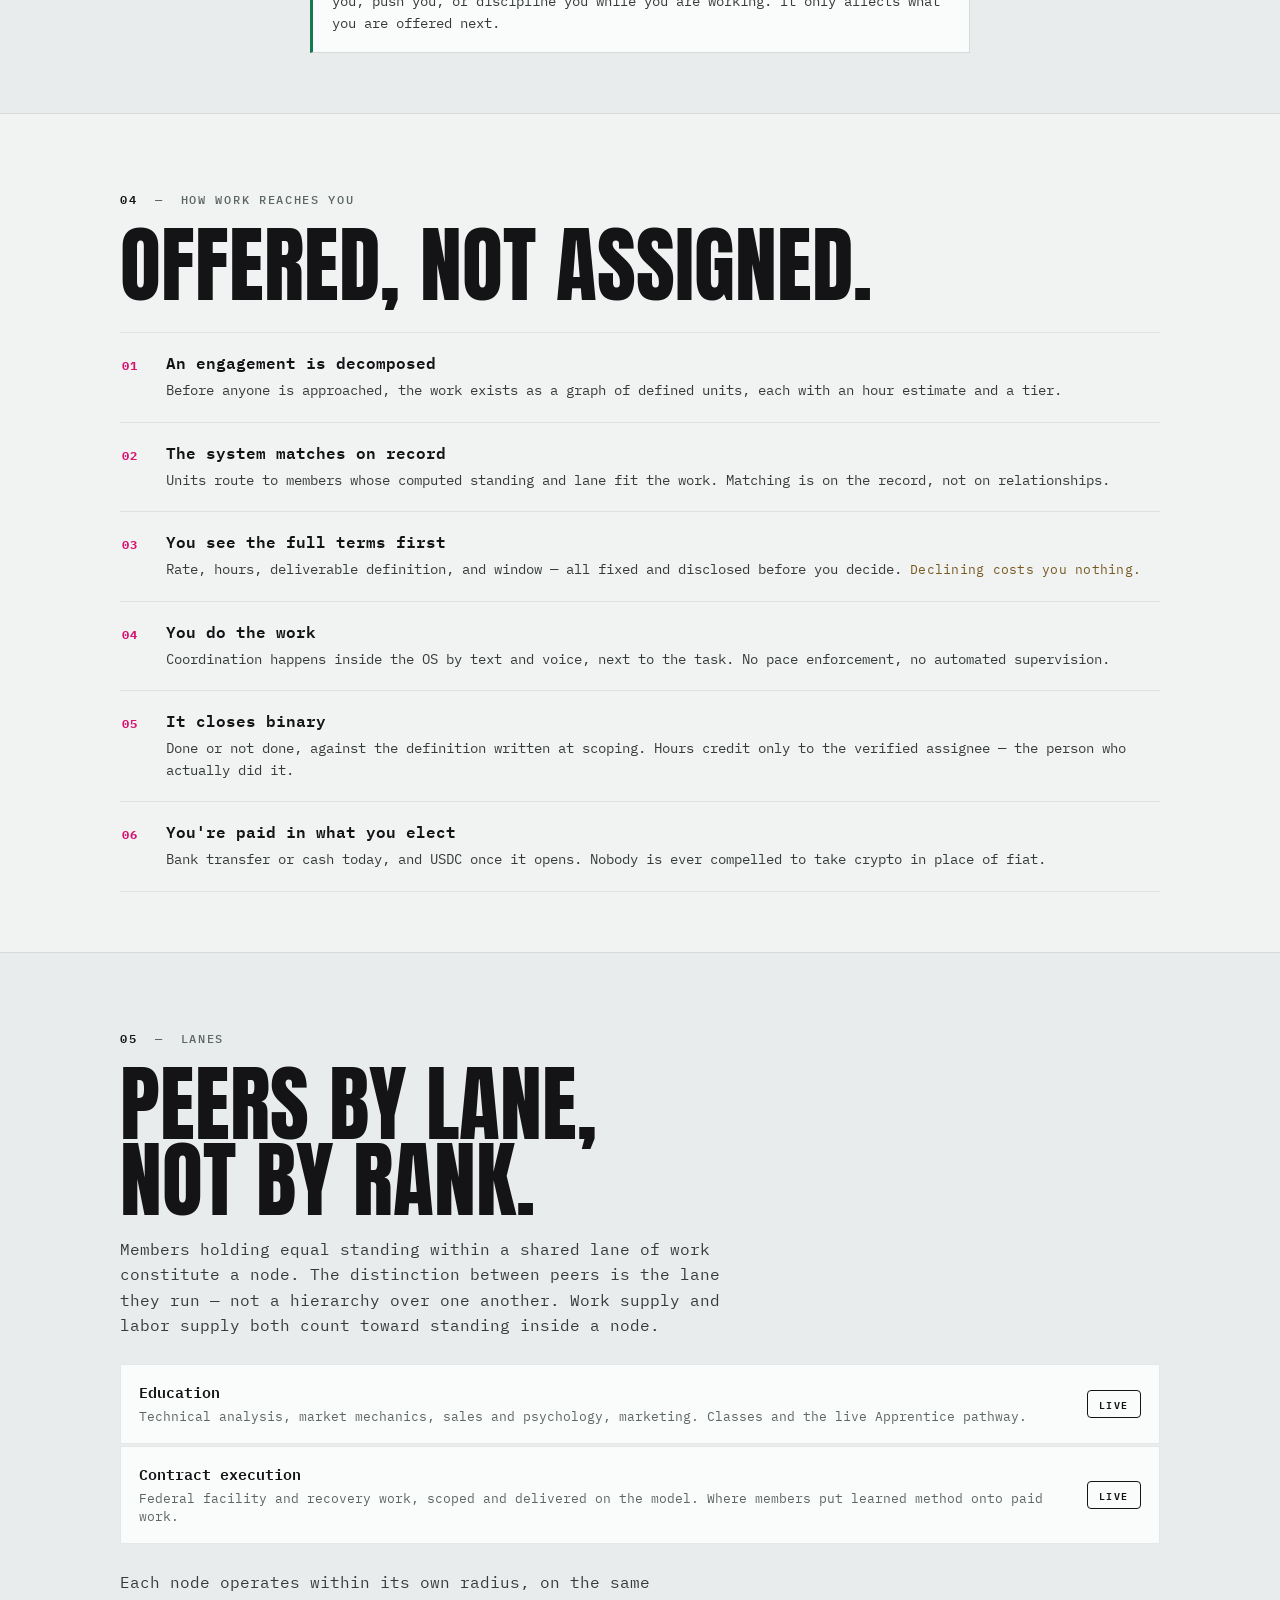
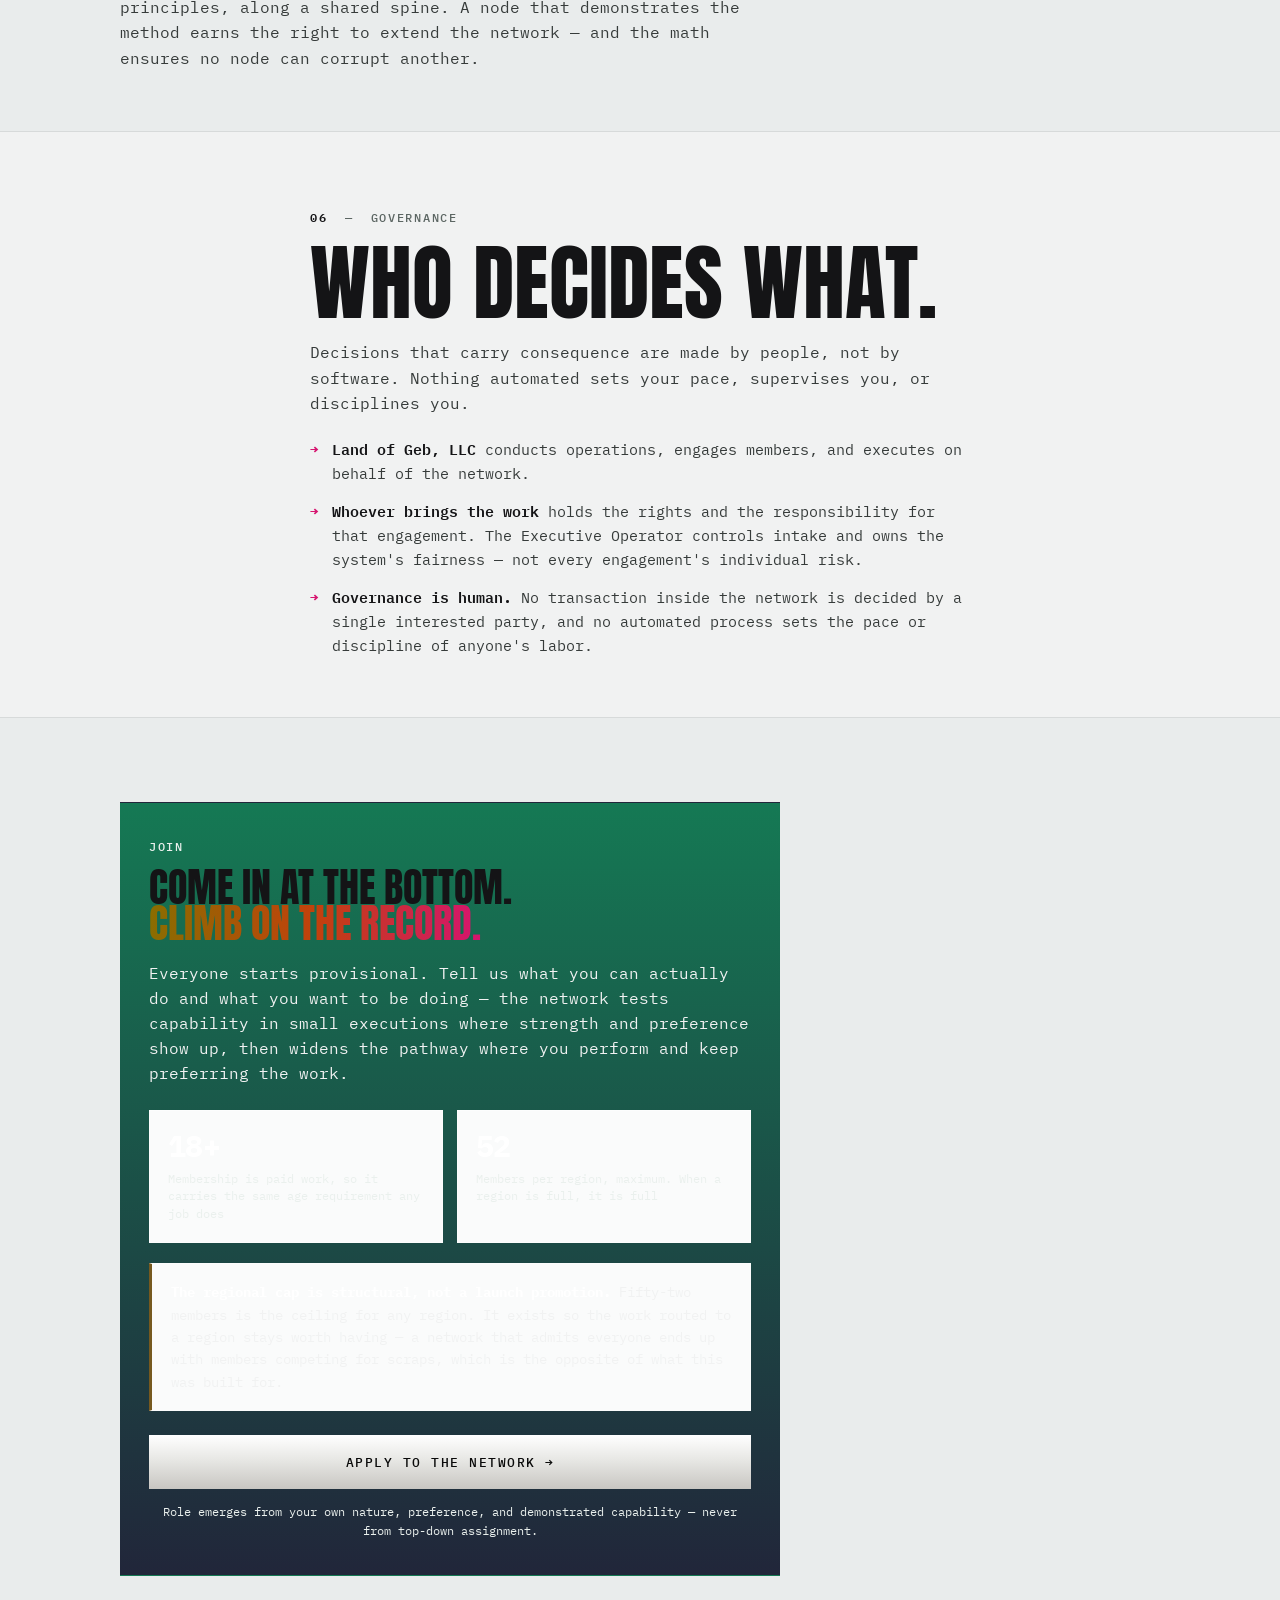
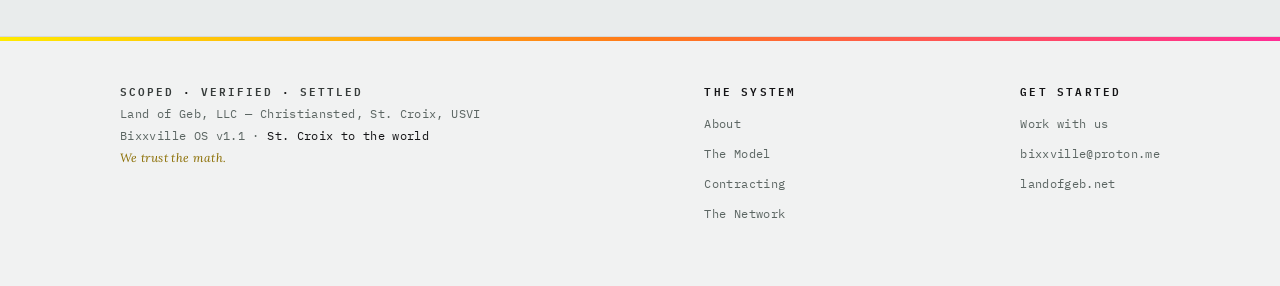
<file: network.html>
<!DOCTYPE html>
<html lang="en">
<head>
<meta charset="UTF-8">
<meta name="viewport" content="width=device-width, initial-scale=1.0, viewport-fit=cover">
<title>The Network — Bixxville</title>
<meta name="description" content="Four tiers, standing computed from delivered work, and lanes running from St. Croix outward. Advancement comes from verified work — never from recruiting, never from a fee.">
<link rel="preconnect" href="https://fonts.googleapis.com">
<link rel="preconnect" href="https://fonts.gstatic.com" crossorigin>
<link href="https://fonts.googleapis.com/css2?family=Anton&family=IBM+Plex+Mono:wght@300;400;500;600;700&family=Lora:ital,wght@0,400;0,500;1,400&display=swap" rel="stylesheet">
<link rel="stylesheet" href="bixx.css">
<script>(function(){try{var t=localStorage.getItem('bx-theme');if(t)document.documentElement.setAttribute('data-theme',t)}catch(e){}})();</script>

<style>
  .taphint{
    display:inline-flex; align-items:center; gap:9px; margin-top:14px;
    font-family:var(--mono); font-size:11px; letter-spacing:.16em; text-transform:uppercase;
    color:var(--green); font-weight:600;
  }
  .taphint .dot{width:8px; height:8px; border-radius:50%; background:var(--green); animation:tapPulse 1.6s ease-in-out infinite}
  @keyframes tapPulse{0%,100%{opacity:1; transform:scale(1)} 50%{opacity:.35; transform:scale(.7)}}
  @media (prefers-reduced-motion:reduce){.taphint .dot{animation:none}}
  .classgrid{display:grid; grid-template-columns:repeat(2,1fr); gap:2px; width:100%; margin-top:24px}
  @media(min-width:700px){.classgrid{grid-template-columns:repeat(4,1fr)}}
  .ctile{position:relative; aspect-ratio:3/4; background:var(--panel); border:1px solid var(--line); overflow:hidden; cursor:pointer; -webkit-tap-highlight-color:transparent}
  .ctile .cface{position:absolute; inset:0; display:flex; flex-direction:column; padding:15px 15px 17px; transition:opacity .28s ease, transform .28s ease}
  .ctile .cf-front{justify-content:flex-end}
  .ctile .cf-back{opacity:0; transform:translateY(6px); justify-content:flex-end}
  .ctile:hover .cf-front,.ctile.flipped .cf-front{opacity:0; transform:translateY(-6px)}
  .ctile:hover .cf-back,.ctile.flipped .cf-back{opacity:1; transform:none}
  .ctile .cnum{font-family:var(--mono); font-size:11px; color:var(--grey); letter-spacing:.14em}
  .ctile .cname{font-size:clamp(13px,2.6vw,21px); font-weight:700; letter-spacing:-.02em; text-transform:uppercase; line-height:1.05; margin-top:auto; overflow-wrap:break-word}
  .ctile.o1 .cname{color:var(--soft)} .ctile.o2 .cname{color:var(--white)}
  .ctile.o3 .cname{color:var(--orange)} .ctile.o4 .cname{color:var(--green)}
  .cf-back .crate{font-family:var(--mono); font-size:19px; font-weight:700; color:var(--green); margin-bottom:6px}
  .cf-back .ccommit{font-size:11.5px; color:var(--soft); margin-bottom:8px; line-height:1.4}
  .cf-back .cconstraint{font-size:11px; color:var(--grey); line-height:1.42; border-top:1px solid var(--line); padding-top:8px}
  .lanes{display:flex; flex-direction:column; gap:2px; margin-top:26px}
  .lane{display:flex; justify-content:space-between; gap:14px; align-items:center; padding:16px 18px; background:var(--panel); border:1px solid var(--line2)}
  .lane .ln{font-size:15px; font-weight:600; color:var(--white)}
  .lane .ld{font-size:13px; color:var(--grey); margin-top:3px; line-height:1.45}
  .lane .lb{flex:1; min-width:0}
</style>
</head>
<body>

<nav>
  <a class="brand" href="index.html" aria-label="Bixxville home">
    <svg class="glyph" viewBox="0 0 40 24" aria-hidden="true">
      <polyline points="2,12 9,12 14,4 20,20 26,8 31,12 38,12" fill="none" stroke="var(--green)" stroke-width="2" stroke-linejoin="round" stroke-linecap="round"/>
    </svg>
    <b>Bixxville</b>
  </a>
  <div class="navlinks">
    <a href="about.html">About</a>
    <a href="model.html">The Model</a>
    <a href="contracting.html">Contracting</a>
    <a href="network.html">The Network</a>
  </div>
  <div class="navactions">
    <button class="themetog" id="themeTog" type="button" aria-label="Switch between light and dark" title="Switch theme">
      <svg class="i-sun" viewBox="0 0 24 24" aria-hidden="true"><circle cx="12" cy="12" r="4.2"/><path d="M12 2.6v2.4M12 19v2.4M4.6 12H2.2M21.8 12h-2.4M6.5 6.5 4.8 4.8M19.2 19.2l-1.7-1.7M17.5 6.5l1.7-1.7M4.8 19.2l1.7-1.7"/></svg>
      <svg class="i-moon" viewBox="0 0 24 24" aria-hidden="true"><path d="M20.2 14.4A8.4 8.4 0 0 1 9.6 3.8a8.6 8.6 0 1 0 10.6 10.6z"/></svg>
    </button>
    <button class="ham" id="hamBtn" aria-label="Open menu"><span></span><span></span></button>
  </div>
</nav>

<div class="menu" id="menu" aria-hidden="true">
  <button class="menuclose" id="menuClose" aria-label="Close menu"></button>
  <a href="index.html"><span class="mi">00</span> Home</a>
  <a href="about.html"><span class="mi">01</span> About</a>
  <a href="model.html"><span class="mi">02</span> The Model</a>
  <a href="contracting.html"><span class="mi">03</span> Contracting</a>
  <a href="network.html"><span class="mi">04</span> The Network</a>
  <a href="work.html"><span class="mi">05</span> Work with us</a>
  <div class="mfoot">SCOPED <span>·</span> VERIFIED <span>·</span> SETTLED<br>Land of Geb, LLC — Christiansted, St. Croix, USVI</div>
</div>

<main>

  <!-- HERO -->
  <section class="scene hero">
    <div class="wrap">
      <div class="eyebrow rv">The Network &nbsp;·&nbsp; <span data-cycle="full">Cycle —</span></div>
      <h1 class="rv d1">Standing is earned.<br><span class="g">Never granted.</span></h1>
      <p class="lead rv d2">Members hold a tier, a fixed rate, and a reputation computed from what they actually delivered. Work routes by that record. Nobody enters near the top, nobody buys their way up, and nobody advances by bringing other people in.</p>
      <div class="spine rv d3">THE MATH DECIDES, NOT THE RELATIONSHIP</div>
    </div>
  </section>

  <!-- WHO -->
  <section class="scene alt">
    <div class="wrap narrow">
      <div class="eyebrow rv"><span class="n">01</span> &nbsp;— &nbsp;This is for</div>
      <h2 class="rv d1">The operator doing real work<br>from a place the world <span class="g">underestimates.</span></h2>
      <p class="body rv d2">The person with the skill, the judgment, and the discipline — who never had the infrastructure to match. The ones who will build the next economy if someone hands them the right tools first.</p>
      <p class="body rv d3">If you already know how to work and what you've been missing is structure — a system that shows the steps, orders them, names the price before you start, and makes sure you get paid for what you delivered — this was built for you. Read the rules below and you'll either recognize yourself or you won't. Both answers are the right answer.</p>
      <div class="quote rv d4">
        A member is not inventory. No member is a resource to be exploited, and no mechanism of the network may treat one as stock.
        <cite>The Known · Clause I</cite>
      </div>
    </div>
  </section>

  <!-- TIERS -->
  <section class="scene">
    <div class="wrap">
      <div class="eyebrow rv"><span class="n">02</span> &nbsp;— &nbsp;The tiers</div>
      <h2 class="rv d1">Four roles.<br>One ladder.</h2>
      <p class="body rv d2">Every member starts at Apprentice. Your rate is fixed and disclosed to you in writing before you accept anything — and it does not change mid-engagement.</p>
      <div class="taphint rv d2"><span class="dot"></span>Tap a tile — it flips to the commitment</div>
      <div class="classgrid rv d3">
        <div class="ctile o1" tabindex="0" role="button" aria-label="Apprentice tier details">
          <div class="cface cf-front"><div class="cnum">01</div><div class="cname">Apprentice</div></div>
          <div class="cface cf-back">
            <div class="crate">58 LOGs</div>
            <div class="ccommit">per cycle</div>
            <div class="cconstraint">Supervised execution while building standing. 2–6 cycles before graduating.</div>
          </div>
        </div>
        <div class="ctile o2" tabindex="0" role="button" aria-label="Wrangler tier details">
          <div class="cface cf-front"><div class="cnum">02</div><div class="cname">Wrangler</div></div>
          <div class="cface cf-back">
            <div class="crate">116 LOGs</div>
            <div class="ccommit">per cycle</div>
            <div class="cconstraint">Execution — defined work, done. Client communication routes through the Operator.</div>
          </div>
        </div>
        <div class="ctile o3" tabindex="0" role="button" aria-label="Architect tier details">
          <div class="cface cf-front"><div class="cnum">03</div><div class="cname">Architect</div></div>
          <div class="cface cf-back">
            <div class="crate">232 LOGs</div>
            <div class="ccommit">per cycle</div>
            <div class="cconstraint">Design &amp; structure — owns the decomposition itself. Architect labor is its own leaf, never an overhead multiple.</div>
          </div>
        </div>
        <div class="ctile o4" tabindex="0" role="button" aria-label="Operator tier details">
          <div class="cface cf-front"><div class="cnum">04</div><div class="cname">Operator</div></div>
          <div class="cface cf-back">
            <div class="crate">348 LOGs</div>
            <div class="ccommit">per cycle</div>
            <div class="cconstraint">Judgment &amp; ownership — the calls that carry consequence. Single point of client contact.</div>
          </div>
        </div>
      </div>
      <div class="note rv d4"><b>Commitments run 1 : 2 : 3</b> across the top three tiers — 116, 232, 348. The rate is what an hour converts to; the commitment is what the tier asks of you per cycle.</div>
    </div>
  </section>

  <!-- ADVANCEMENT -->
  <section class="scene alt">
    <div class="wrap narrow">
      <div class="eyebrow rv"><span class="n">03</span> &nbsp;— &nbsp;Advancement</div>
      <h2 class="rv d1">You move up by<br>doing the <span class="g">work.</span></h2>
      <p class="body rv d2">Standing is a record of what you actually delivered — whether the work shipped, whether it was on time, and whether you kept it up. It is calculated the same way for everyone, and you can see where you stand at any time.</p>
      <div class="note hard rv d3">
        <b>No member advances by recruitment or fee payment.</b> Advancement is earned only through verified, delivered work. That is written into the network's constitution as a member right — not a policy that could quietly change later.
      </div>
      <div class="note good rv d4">
        <b>Your record never interferes with the job in front of you.</b> It does not pace you, push you, or discipline you while you are working. It only affects what you are offered next.
      </div>
    </div>
  </section>

  <!-- HOW WORK ROUTES -->
  <section class="scene">
    <div class="wrap">
      <div class="eyebrow rv"><span class="n">04</span> &nbsp;— &nbsp;How work reaches you</div>
      <h2 class="rv d1">Offered, not assigned.</h2>
      <div class="steps rv d2">
        <div class="step"><span class="sn">01</span><div class="sb"><div class="st">An engagement is decomposed</div><div class="sd">Before anyone is approached, the work exists as a graph of defined units, each with an hour estimate and a tier.</div></div></div>
        <div class="step"><span class="sn">02</span><div class="sb"><div class="st">The system matches on record</div><div class="sd">Units route to members whose computed standing and lane fit the work. Matching is on the record, not on relationships.</div></div></div>
        <div class="step"><span class="sn">03</span><div class="sb"><div class="st">You see the full terms first</div><div class="sd">Rate, hours, deliverable definition, and window — all fixed and disclosed before you decide. <em>Declining costs you nothing.</em></div></div></div>
        <div class="step"><span class="sn">04</span><div class="sb"><div class="st">You do the work</div><div class="sd">Coordination happens inside the OS by text and voice, next to the task. No pace enforcement, no automated supervision.</div></div></div>
        <div class="step"><span class="sn">05</span><div class="sb"><div class="st">It closes binary</div><div class="sd">Done or not done, against the definition written at scoping. Hours credit only to the verified assignee — the person who actually did it.</div></div></div>
        <div class="step"><span class="sn">06</span><div class="sb"><div class="st">You're paid in what you elect</div><div class="sd">Bank transfer or cash today, and USDC once it opens. Nobody is ever compelled to take crypto in place of fiat.</div></div></div>
      </div>
    </div>
  </section>

  <!-- LANES -->
  <section class="scene alt">
    <div class="wrap">
      <div class="eyebrow rv"><span class="n">05</span> &nbsp;— &nbsp;Lanes</div>
      <h2 class="rv d1">Peers by lane,<br>not by rank.</h2>
      <p class="body rv d2">Members holding equal standing within a shared lane of work constitute a node. The distinction between peers is the lane they run — not a hierarchy over one another. Work supply and labor supply both count toward standing inside a node.</p>
      <div class="lanes rv d3">
        <div class="lane"><div class="lb"><div class="ln">Education</div><div class="ld">Technical analysis, market mechanics, sales and psychology, marketing. Classes and the live Apprentice pathway.</div></div><span class="tag live">Live</span></div>
        <div class="lane"><div class="lb"><div class="ln">Contract execution</div><div class="ld">Federal facility and recovery work, scoped and delivered on the model. Where members put learned method onto paid work.</div></div><span class="tag live">Live</span></div>
      </div>
      <p class="body rv d4" style="margin-top:26px">Each node operates within its own radius, on the same principles, along a shared spine. A node that demonstrates the method earns the right to extend the network — and the math ensures no node can corrupt another.</p>
    </div>
  </section>

  <!-- GOVERNANCE -->
  <section class="scene">
    <div class="wrap narrow">
      <div class="eyebrow rv"><span class="n">06</span> &nbsp;— &nbsp;Governance</div>
      <h2 class="rv d1">Who decides what.</h2>
      <p class="body rv d2">Decisions that carry consequence are made by people, not by software. Nothing automated sets your pace, supervises you, or disciplines you.</p>
      <div class="pts rv d3">
        <div class="pt"><span class="b">→</span><span class="t"><b>Land of Geb, LLC</b> conducts operations, engages members, and executes on behalf of the network.</span></div>
        <div class="pt"><span class="b">→</span><span class="t"><b>Whoever brings the work</b> holds the rights and the responsibility for that engagement. The Executive Operator controls intake and owns the system's fairness — not every engagement's individual risk.</span></div>
        <div class="pt"><span class="b">→</span><span class="t"><b>Governance is human.</b> No transaction inside the network is decided by a single interested party, and no automated process sets the pace or discipline of anyone's labor.</span></div>
      </div>
    </div>
  </section>

  <!-- CTA -->
  <section class="scene alt">
    <div class="wrap">
      <div class="ctabox rv">
        <div class="eyebrow" style="margin-bottom:12px">Join</div>
        <h2 style="font-size:clamp(26px,5.5vw,40px)">Come in at the bottom.<br><span class="g">Climb on the record.</span></h2>
        <p class="body" style="margin-top:8px">Everyone starts provisional. Tell us what you can actually do and what you want to be doing — the network tests capability in small executions where strength and preference show up, then widens the pathway where you perform and keep preferring the work.</p>
        <div class="grid g2" style="margin-top:24px">
          <div class="stat"><div class="sv">18+</div><div class="sl">Membership is paid work, so it carries the same age requirement any job does</div></div>
          <div class="stat"><div class="sv">52</div><div class="sl">Members per region, maximum. When a region is full, it is full</div></div>
        </div>
        <div class="note rv" style="margin-top:20px">
          <b>The regional cap is structural, not a launch promotion.</b> Fifty-two members is the ceiling for any region. It exists so the work routed to a region stays worth having — a network that admits everyone ends up with members competing for scraps, which is the opposite of what this was built for.
        </div>
        <a class="biglink" href="work.html">Apply to the network →</a>
        <div class="ctanote">Role emerges from your own nature, preference, and demonstrated capability — never from top-down assignment.</div>
      </div>
    </div>
  </section>

</main>

<footer>
  <div class="fwrap">
    <div>
      <b>SCOPED <span class="sx">·</span> VERIFIED <span class="sx">·</span> SETTLED</b><br>
      Land of Geb, LLC — Christiansted, St. Croix, USVI<br>
      Bixxville OS v1.1 · <span class="sx">St. Croix to the world</span><br>
      <span style="color:var(--gold);font-family:Lora,Georgia,serif;font-style:italic">We trust the math.</span>
    </div>
    <div class="fnav">
      <span class="ftitle">The system</span>
      <a href="about.html">About</a>
      <a href="model.html">The Model</a>
      <a href="contracting.html">Contracting</a>
      <a href="network.html">The Network</a>
    </div>
    <div class="fnav">
      <span class="ftitle">Get started</span>
      <a href="work.html">Work with us</a>
      <a href="mailto:bixxville@proton.me">bixxville@proton.me</a>
      <a href="https://landofgeb.net">landofgeb.net</a>
    </div>
  </div>
</footer>

<script src="bixx.js"></script>
</body>
</html>
</file>
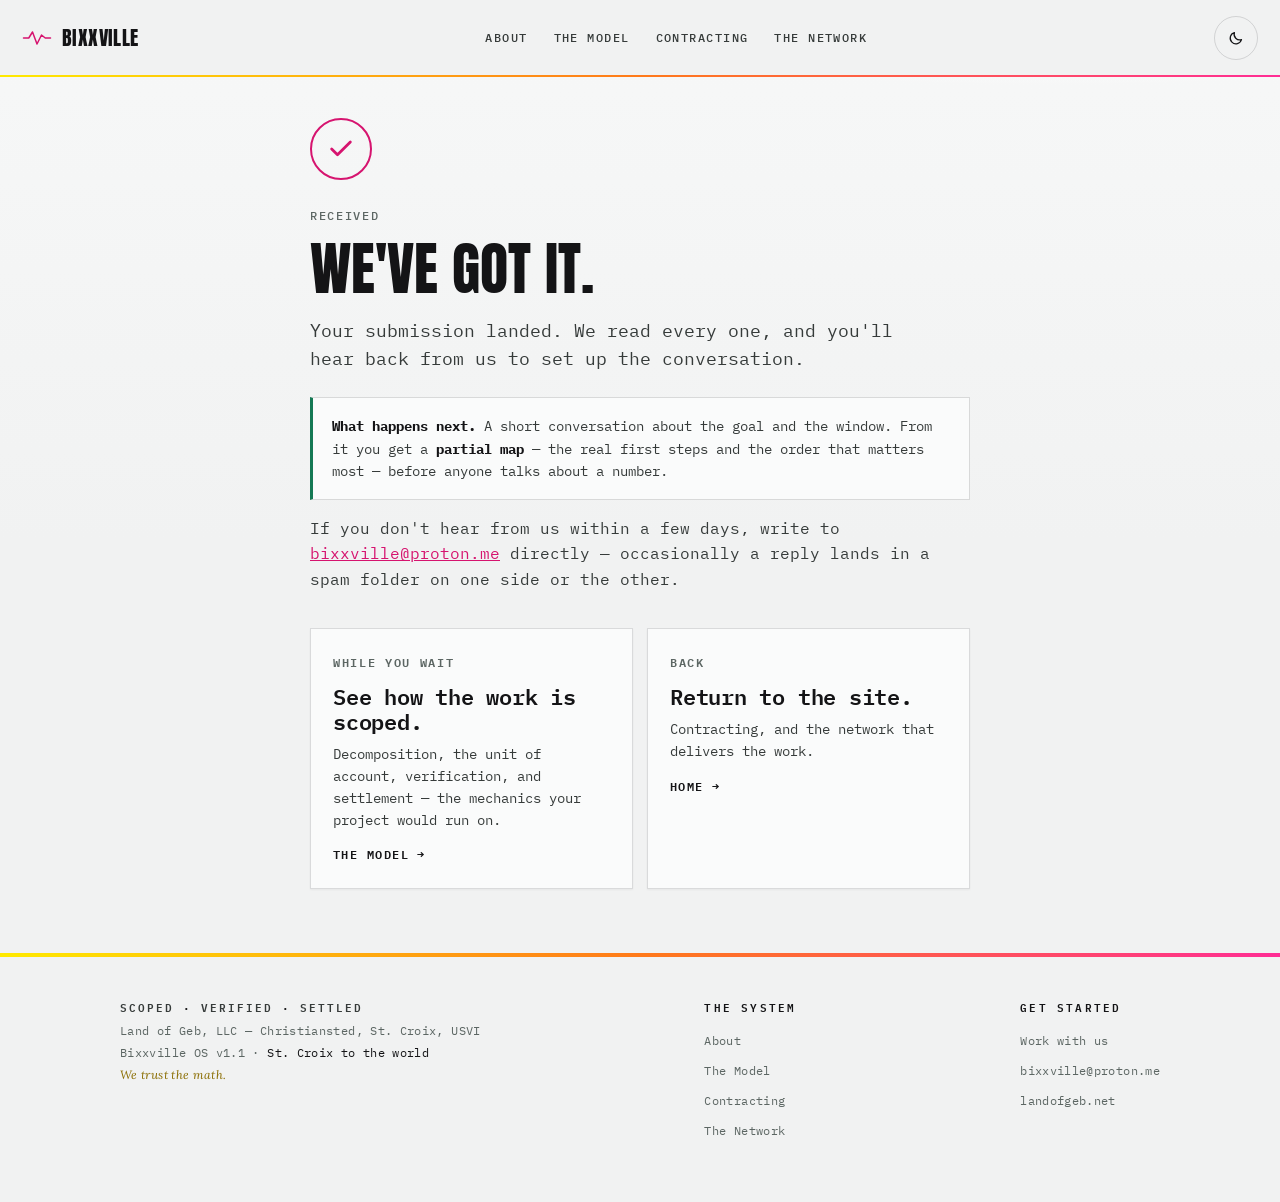
<file: thanks.html>
<!DOCTYPE html>
<html lang="en">
<head>
<meta charset="UTF-8">
<meta name="viewport" content="width=device-width, initial-scale=1.0, viewport-fit=cover">
<title>Received — Bixxville</title>
<meta name="robots" content="noindex">
<link rel="preconnect" href="https://fonts.googleapis.com">
<link rel="preconnect" href="https://fonts.gstatic.com" crossorigin>
<link href="https://fonts.googleapis.com/css2?family=Anton&family=IBM+Plex+Mono:wght@300;400;500;600;700&family=Lora:ital,wght@0,400;0,500;1,400&display=swap" rel="stylesheet">
<link rel="stylesheet" href="bixx.css">
<script>(function(){try{var t=localStorage.getItem('bx-theme');if(t)document.documentElement.setAttribute('data-theme',t)}catch(e){}})();</script>

<style>
  .tick{
    width:62px; height:62px; border-radius:50%; border:2px solid var(--green);
    display:flex; align-items:center; justify-content:center; margin-bottom:26px;
  }
  .tick svg{width:28px; height:28px}
</style>
</head>
<body>

<nav>
  <a class="brand" href="index.html" aria-label="Bixxville home">
    <svg class="glyph" viewBox="0 0 40 24" aria-hidden="true">
      <polyline points="2,12 9,12 14,4 20,20 26,8 31,12 38,12" fill="none" stroke="var(--green)" stroke-width="2" stroke-linejoin="round" stroke-linecap="round"/>
    </svg>
    <b>Bixxville</b>
  </a>
  <div class="navlinks">
    <a href="about.html">About</a>
    <a href="model.html">The Model</a>
    <a href="contracting.html">Contracting</a>
    <a href="network.html">The Network</a>
  </div>
  <div class="navactions">
    <button class="themetog" id="themeTog" type="button" aria-label="Switch between light and dark" title="Switch theme">
      <svg class="i-sun" viewBox="0 0 24 24" aria-hidden="true"><circle cx="12" cy="12" r="4.2"/><path d="M12 2.6v2.4M12 19v2.4M4.6 12H2.2M21.8 12h-2.4M6.5 6.5 4.8 4.8M19.2 19.2l-1.7-1.7M17.5 6.5l1.7-1.7M4.8 19.2l1.7-1.7"/></svg>
      <svg class="i-moon" viewBox="0 0 24 24" aria-hidden="true"><path d="M20.2 14.4A8.4 8.4 0 0 1 9.6 3.8a8.6 8.6 0 1 0 10.6 10.6z"/></svg>
    </button>
    <button class="ham" id="hamBtn" aria-label="Open menu"><span></span><span></span></button>
  </div>
</nav>

<div class="menu" id="menu" aria-hidden="true">
  <button class="menuclose" id="menuClose" aria-label="Close menu"></button>
  <a href="index.html"><span class="mi">00</span> Home</a>
  <a href="about.html"><span class="mi">01</span> About</a>
  <a href="model.html"><span class="mi">02</span> The Model</a>
  <a href="contracting.html"><span class="mi">03</span> Contracting</a>
  <a href="network.html"><span class="mi">04</span> The Network</a>
  <a href="work.html"><span class="mi">05</span> Work with us</a>
  <div class="mfoot">SCOPED <span>·</span> VERIFIED <span>·</span> SETTLED<br>Land of Geb, LLC — Christiansted, St. Croix, USVI</div>
</div>

<main>
  <section class="scene hero">
    <div class="wrap narrow">
      <div class="tick rv">
        <svg viewBox="0 0 24 24" fill="none" stroke="var(--green)" stroke-width="2.4" stroke-linecap="round" stroke-linejoin="round" aria-hidden="true">
          <polyline points="20 6 9 17 4 12"></polyline>
        </svg>
      </div>
      <div class="eyebrow rv">Received</div>
      <h1 class="rv d1" style="font-size:clamp(34px,7.5vw,58px)">We've got it.</h1>
      <p class="lead rv d2">Your submission landed. We read every one, and you'll hear back from us to set up the conversation.</p>

      <div class="note good rv d3">
        <b>What happens next.</b> A short conversation about the goal and the window. From it you get a <b>partial map</b> — the real first steps and the order that matters most — before anyone talks about a number.
      </div>

      <p class="body rv d4">If you don't hear from us within a few days, write to <a href="mailto:bixxville@proton.me" style="color:var(--green)">bixxville@proton.me</a> directly — occasionally a reply lands in a spam folder on one side or the other.</p>

      <div class="grid g2 rv d5" style="margin-top:36px">
        <a class="card" href="model.html">
          <div class="ck">While you wait</div>
          <h3>See how the work is scoped.</h3>
          <p>Decomposition, the unit of account, verification, and settlement — the mechanics your project would run on.</p>
          <span class="arr">The Model →</span>
        </a>
        <a class="card" href="index.html">
          <div class="ck">Back</div>
          <h3>Return to the site.</h3>
          <p>Contracting, and the network that delivers the work.</p>
          <span class="arr">Home →</span>
        </a>
      </div>
    </div>
  </section>
</main>

<footer>
  <div class="fwrap">
    <div>
      <b>SCOPED <span class="sx">·</span> VERIFIED <span class="sx">·</span> SETTLED</b><br>
      Land of Geb, LLC — Christiansted, St. Croix, USVI<br>
      Bixxville OS v1.1 · <span class="sx">St. Croix to the world</span><br>
      <span style="color:var(--gold);font-family:Lora,Georgia,serif;font-style:italic">We trust the math.</span>
    </div>
    <div class="fnav">
      <span class="ftitle">The system</span>
      <a href="about.html">About</a>
      <a href="model.html">The Model</a>
      <a href="contracting.html">Contracting</a>
      <a href="network.html">The Network</a>
    </div>
    <div class="fnav">
      <span class="ftitle">Get started</span>
      <a href="work.html">Work with us</a>
      <a href="mailto:bixxville@proton.me">bixxville@proton.me</a>
      <a href="https://landofgeb.net">landofgeb.net</a>
    </div>
  </div>
</footer>

<script src="bixx.js"></script>
</body>
</html>
</file>
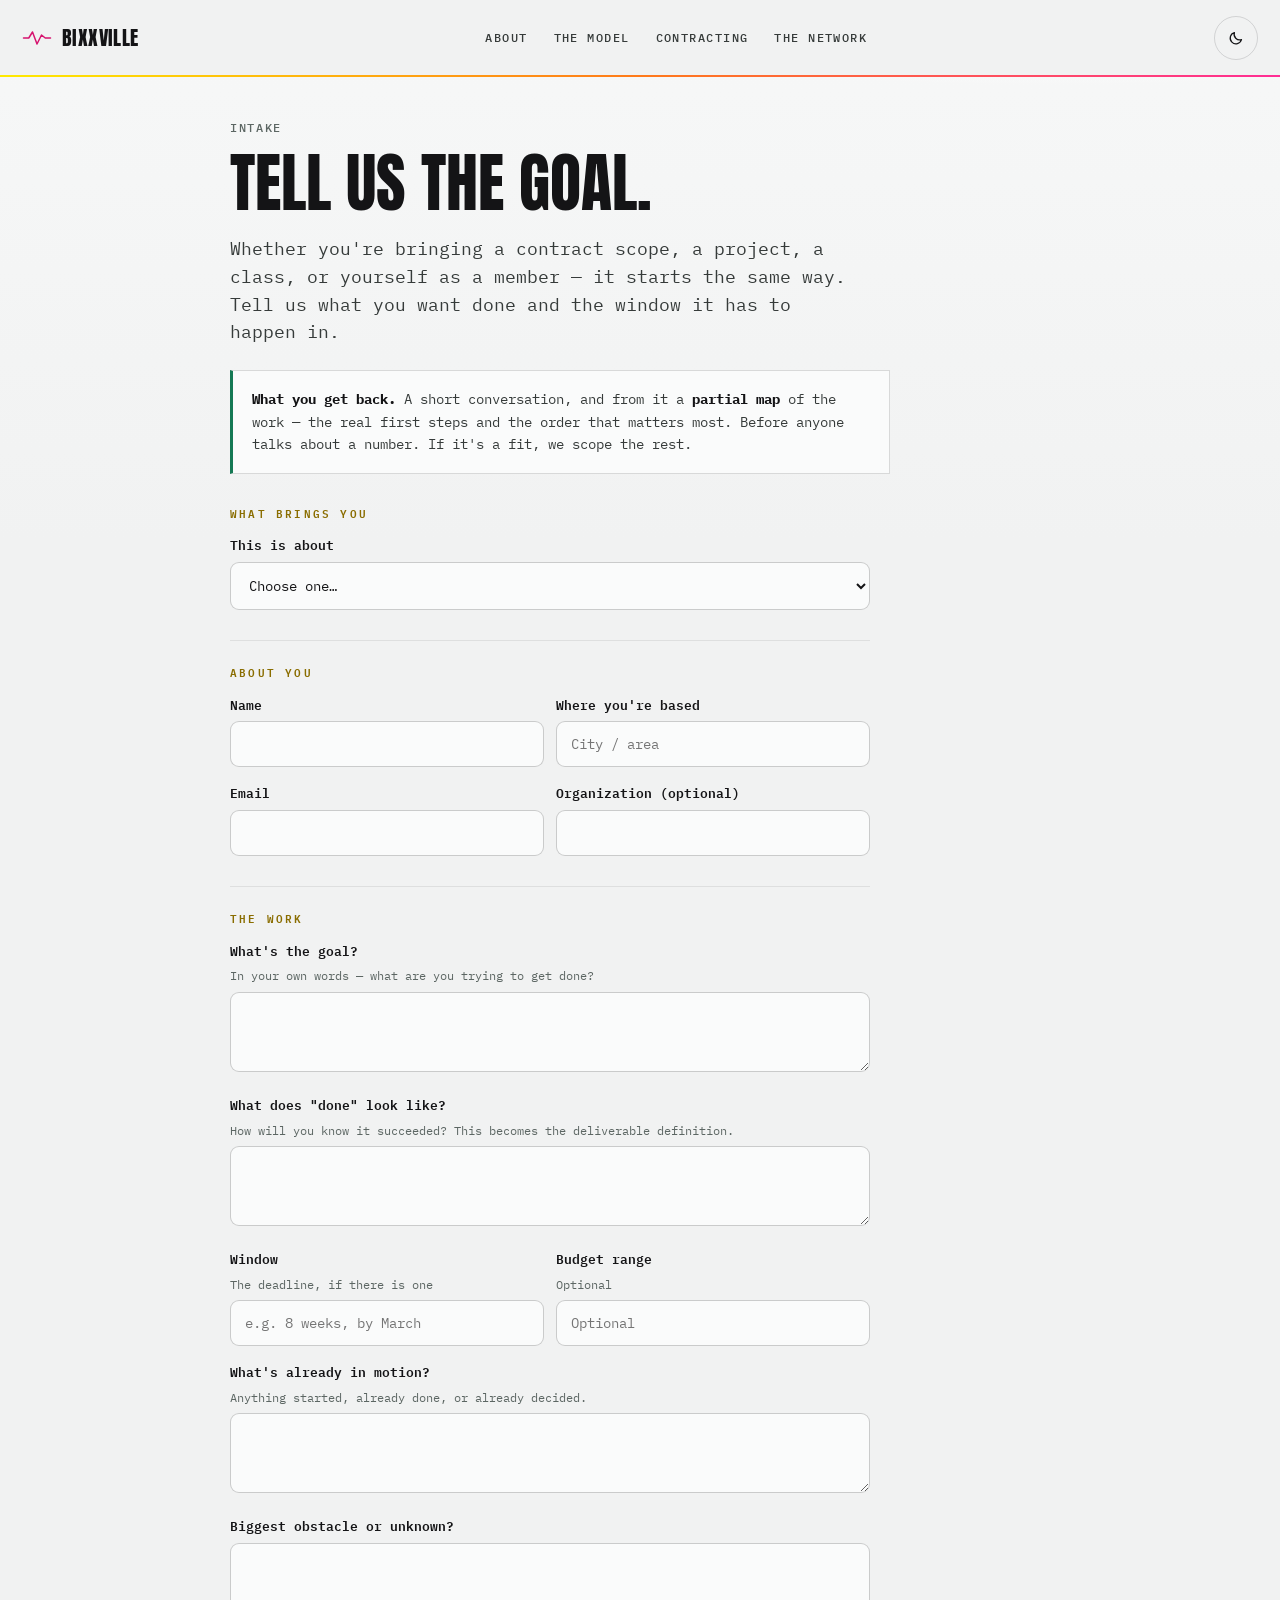
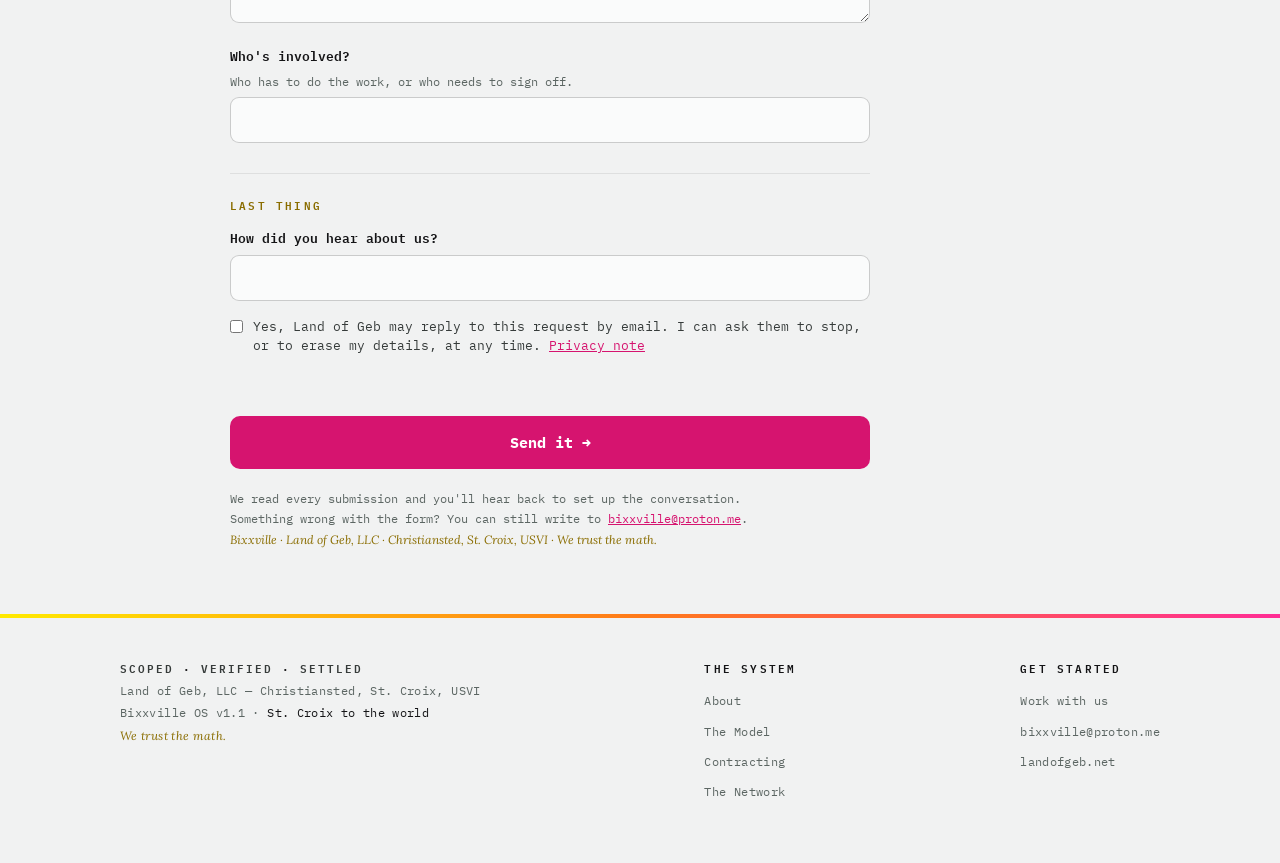
<file: work.html>
<!DOCTYPE html>
<html lang="en">
<head>
<meta charset="UTF-8">
<meta name="viewport" content="width=device-width, initial-scale=1.0, viewport-fit=cover">
<title>Work with us — Bixxville</title>
<meta name="description" content="Tell us the goal and the window. You'll get a partial map back — the real first steps and the order that matters — before anyone talks about a number.">
<link rel="preconnect" href="https://fonts.googleapis.com">
<link rel="preconnect" href="https://fonts.gstatic.com" crossorigin>
<link href="https://fonts.googleapis.com/css2?family=Anton&family=IBM+Plex+Mono:wght@300;400;500;600;700&family=Lora:ital,wght@0,400;0,500;1,400&display=swap" rel="stylesheet">
<link rel="stylesheet" href="bixx.css">
<script>(function(){try{var t=localStorage.getItem('bx-theme');if(t)document.documentElement.setAttribute('data-theme',t)}catch(e){}})();</script>

<style>
  form{display:flex; flex-direction:column; gap:16px; margin-top:30px; max-width:640px}
  .frow{display:flex; gap:12px; flex-wrap:wrap}
  .frow .field{flex:1; min-width:200px}
  .field label{display:block; font-size:13px; font-weight:600; color:var(--white); margin-bottom:6px}
  .field .hint{font-size:12px; color:var(--grey); font-weight:400; margin-bottom:7px; line-height:1.45}
  .field input,.field textarea,.field select{
    width:100%; background:var(--panel); border:1px solid var(--field);
    border-radius:9px; padding:13px 14px; color:var(--white); font-family:inherit; font-size:14px;
    transition:border-color .15s;
  }
  .field input:focus,.field textarea:focus,.field select:focus{outline:none; border-color:var(--green)}
  .field textarea{resize:vertical; min-height:80px; line-height:1.55}
  .sectlabel{
    font-size:11px; letter-spacing:.2em; text-transform:uppercase; color:var(--gold); font-weight:600;
    margin:14px 0 -2px; border-top:1px solid var(--line2); padding-top:22px;
  }
  .sectlabel.first{border-top:none; padding-top:0; margin-top:0}
  .submit{
    background:var(--green); color:var(--on-green); border:none; border-radius:10px; padding:17px; font-family:inherit;
    font-size:15px; font-weight:700; cursor:pointer; margin-top:8px; transition:transform .1s, background .15s;
  }
  .submit:hover{filter:brightness(1.08)} .submit:active{transform:scale(.99)}
  .formfoot{margin-top:20px; font-size:12px; color:var(--grey); line-height:1.7; max-width:640px}
  .formfoot .gold{color:var(--gold); font-family:'Lora',Georgia,serif; font-style:italic}
</style>
</head>
<body>

<nav>
  <a class="brand" href="index.html" aria-label="Bixxville home">
    <svg class="glyph" viewBox="0 0 40 24" aria-hidden="true">
      <polyline points="2,12 9,12 14,4 20,20 26,8 31,12 38,12" fill="none" stroke="var(--green)" stroke-width="2" stroke-linejoin="round" stroke-linecap="round"/>
    </svg>
    <b>Bixxville</b>
  </a>
  <div class="navlinks">
    <a href="about.html">About</a>
    <a href="model.html">The Model</a>
    <a href="contracting.html">Contracting</a>
    <a href="network.html">The Network</a>
  </div>
  <div class="navactions">
    <button class="themetog" id="themeTog" type="button" aria-label="Switch between light and dark" title="Switch theme">
      <svg class="i-sun" viewBox="0 0 24 24" aria-hidden="true"><circle cx="12" cy="12" r="4.2"/><path d="M12 2.6v2.4M12 19v2.4M4.6 12H2.2M21.8 12h-2.4M6.5 6.5 4.8 4.8M19.2 19.2l-1.7-1.7M17.5 6.5l1.7-1.7M4.8 19.2l1.7-1.7"/></svg>
      <svg class="i-moon" viewBox="0 0 24 24" aria-hidden="true"><path d="M20.2 14.4A8.4 8.4 0 0 1 9.6 3.8a8.6 8.6 0 1 0 10.6 10.6z"/></svg>
    </button>
    <button class="ham" id="hamBtn" aria-label="Open menu"><span></span><span></span></button>
  </div>
</nav>

<div class="menu" id="menu" aria-hidden="true">
  <button class="menuclose" id="menuClose" aria-label="Close menu"></button>
  <a href="index.html"><span class="mi">00</span> Home</a>
  <a href="about.html"><span class="mi">01</span> About</a>
  <a href="model.html"><span class="mi">02</span> The Model</a>
  <a href="contracting.html"><span class="mi">03</span> Contracting</a>
  <a href="network.html"><span class="mi">04</span> The Network</a>
  <a href="work.html"><span class="mi">05</span> Work with us</a>
  <div class="mfoot">SCOPED <span>·</span> VERIFIED <span>·</span> SETTLED<br>Land of Geb, LLC — Christiansted, St. Croix, USVI</div>
</div>

<main>
  <section class="scene hero">
    <div class="wrap mid">
      <div class="eyebrow rv">Intake</div>
      <h1 class="rv d1" style="font-size:clamp(36px,8vw,64px)">Tell us the goal.</h1>
      <p class="lead rv d2">Whether you're bringing a contract scope, a project, a class, or yourself as a member — it starts the same way. Tell us what you want done and the window it has to happen in.</p>
      <div class="note good rv d3">
        <b>What you get back.</b> A short conversation, and from it a <b>partial map</b> of the work — the real first steps and the order that matters most. Before anyone talks about a number. If it's a fit, we scope the rest.
      </div>

      <form class="rv d4" id="wk" action="#" method="post">
        <input type="text" id="wk-web" name="website" tabindex="-1" autocomplete="off" aria-hidden="true" style="position:absolute;left:-9999px;height:0;width:0;opacity:0">

        <div class="sectlabel first">What brings you</div>
        <div class="field">
          <label for="kind">This is about</label>
          <select id="kind" name="kind" required>
            <option value="">Choose one…</option>
            <option value="contract">A contract or scope of work</option>
            <option value="project">A project I want run</option>
            <option value="exam">Sitting the entrance exam</option>
            <option value="network">Joining the network as a member</option>
            <option value="other">Something else</option>
          </select>
        </div>

        <div class="sectlabel">About you</div>
        <div class="frow">
          <div class="field"><label for="nm">Name</label><input id="nm" maxlength="120" type="text" name="Name" required></div>
          <div class="field"><label for="loc">Where you're based</label><input id="loc" maxlength="60" type="text" name="Location" placeholder="City / area" required></div>
        </div>
        <div class="frow">
          <div class="field"><label for="em">Email</label><input id="em" type="email" name="Email" required></div>
          <div class="field"><label for="org">Organization (optional)</label><input id="org" maxlength="160" type="text" name="Organization"></div>
        </div>

        <div class="sectlabel">The work</div>
        <div class="field">
          <label for="goal">What's the goal?</label>
          <div class="hint">In your own words — what are you trying to get done?</div>
          <textarea id="goal" maxlength="450" name="The goal" required></textarea>
        </div>
        <div class="field">
          <label for="done">What does "done" look like?</label>
          <div class="hint">How will you know it succeeded? This becomes the deliverable definition.</div>
          <textarea id="done" maxlength="350" name="What done looks like" required></textarea>
        </div>
        <div class="frow">
          <div class="field"><label for="tf">Window</label><div class="hint">The deadline, if there is one</div><input id="tf" maxlength="60" type="text" name="Timeframe" placeholder="e.g. 8 weeks, by March"></div>
          <div class="field"><label for="bud">Budget range</label><div class="hint">Optional</div><input id="bud" maxlength="40" type="text" name="Budget range" placeholder="Optional"></div>
        </div>
        <div class="field">
          <label for="mot">What's already in motion?</label>
          <div class="hint">Anything started, already done, or already decided.</div>
          <textarea id="mot" maxlength="250" name="Already in motion"></textarea>
        </div>
        <div class="field">
          <label for="obs">Biggest obstacle or unknown?</label>
          <textarea id="obs" maxlength="250" name="Biggest obstacle"></textarea>
        </div>
        <div class="field">
          <label for="who">Who's involved?</label>
          <div class="hint">Who has to do the work, or who needs to sign off.</div>
          <input id="who" maxlength="120" type="text" name="Who is involved">
        </div>

        <div class="sectlabel">Last thing</div>
        <div class="field">
          <label for="hear">How did you hear about us?</label>
          <input id="hear" maxlength="80" type="text" name="How they heard">
        </div>

        <label class="field" style="display:flex;gap:10px;align-items:flex-start;font-weight:400;font-size:13px;line-height:1.5;color:var(--soft)"><input type="checkbox" id="wk-ok" required style="width:auto;margin-top:3px"><span id="wk-ok-text">Yes, Land of Geb may reply to this request by email. I can ask them to stop, or to erase my details, at any time. <a href="https://landofgeb.net/privacy.html" style="color:var(--green);text-decoration:underline">Privacy note</a></span></label>
        <div id="wk-out" role="status" aria-live="polite" style="min-height:20px;font-size:13px"></div>
        <button type="submit" class="submit" id="wk-go">Send it →</button>
      </form>

      <div class="formfoot rv d5">
        We read every submission and you'll hear back to set up the conversation.<br>
        Something wrong with the form? You can still write to <a href="mailto:bixxville@proton.me" style="color:var(--green)">bixxville@proton.me</a>.<br>
        <span class="gold">Bixxville · Land of Geb, LLC · Christiansted, St. Croix, USVI · We trust the math.</span>
      </div>
    </div>
  </section>
</main>

<footer>
  <div class="fwrap">
    <div>
      <b>SCOPED <span class="sx">·</span> VERIFIED <span class="sx">·</span> SETTLED</b><br>
      Land of Geb, LLC — Christiansted, St. Croix, USVI<br>
      Bixxville OS v1.1 · <span class="sx">St. Croix to the world</span><br>
      <span style="color:var(--gold);font-family:Lora,Georgia,serif;font-style:italic">We trust the math.</span>
    </div>
    <div class="fnav">
      <span class="ftitle">The system</span>
      <a href="about.html">About</a>
      <a href="model.html">The Model</a>
      <a href="contracting.html">Contracting</a>
      <a href="network.html">The Network</a>
    </div>
    <div class="fnav">
      <span class="ftitle">Get started</span>
      <a href="work.html">Work with us</a>
      <a href="mailto:bixxville@proton.me">bixxville@proton.me</a>
      <a href="https://landofgeb.net">landofgeb.net</a>
    </div>
  </div>
</footer>

<script src="bixx.js"></script>

<script>
(function(){
  // The intake goes straight into the Operating System (the same list the landofgeb.net request form fills). No email is involved.
  var SB_URL = 'https://deotcopartijomfveakr.supabase.co';
  var SB_KEY = 'sb_publishable_yi4AJEt5MLMafDBgTgXnBg_1gvB4gtz';   // the public key; the database does the guarding
  var $ = function(id){ return document.getElementById(id); };
  var t0 = Date.now();
  var src = (new URLSearchParams(location.search).get('src') || 'bixxville-work').trim().slice(0, 80);
  function say(m, err){ var o = $('wk-out'); o.textContent = m || ''; o.style.color = err ? 'var(--orange)' : 'var(--soft)'; }
  $('wk').addEventListener('submit', function(e){
    e.preventDefault();
    var f = $('wk'); if (!f.reportValidity()) return;
    var v = function(id){ return $(id).value.trim(); };
    var lines = [['Goal', 'goal'], ['What done looks like', 'done'], ['Window', 'tf'], ['Budget range', 'bud'], ['Already in motion', 'mot'], ['Biggest obstacle', 'obs'], ['Who is involved', 'who'], ['Based in', 'loc'], ['Heard about us', 'hear']]
      .filter(function(x){ return v(x[1]); }).map(function(x){ return x[0] + ': ' + v(x[1]); });
    var go = $('wk-go'); go.disabled = true; say('Sending…');
    fetch(SB_URL + '/rest/v1/rpc/submit_prospect', {
      method: 'POST',
      headers: { 'Content-Type': 'application/json', apikey: SB_KEY, Authorization: 'Bearer ' + SB_KEY },
      body: JSON.stringify({
        p_name: v('nm'), p_email: v('em'), p_phone: null, p_organization: v('org') || null, p_interest: $('kind').value,
        p_message: lines.join('\n').slice(0, 1990) || null, p_source: src, p_consent: $('wk-ok').checked,
        p_consent_text: $('wk-ok-text').textContent.trim().slice(0, 480), p_website: v('wk-web') || null, p_elapsed_ms: Date.now() - t0
      })
    }).then(function(res){
      if (res.ok) { location.href = 'thanks.html'; return null; }
      return res.json().catch(function(){ return null; }).then(function(b){
        say(b && b.code === 'P0001' && b.message ? b.message : 'Something went wrong on our side. Please email bixxville@proton.me instead.', true); go.disabled = false; });
    }).catch(function(){ say('We could not reach the server. Check your connection, or email bixxville@proton.me instead.', true); go.disabled = false; });
  });
})();
</script>
</body>
</html>
</file>
<file: bixx.css>
/* 14 Nov 2026: the Bixxville palette from the brand guide. The OS frame as the dark ground, silver controls, off-white as the light ground,
   gradient 05 (bright green to night) as the secondary panel, the spark kept as the accent, and the canon's three status colours.
   Shared tokens with landofgeb.net and the OS (tokens.css): same neutrals, the same Land of Geb
   neon, the same typefaces (Anton, IBM Plex Mono). Restyled 23 Oct 2026; 8 Nov 2026: back to the OS palette (ink, pink, orange, yellow).
   The token names below are older than the restyle: --green is now the ACCENT (ink), not green.
   ==========================================================================
   BIXXVILLE — shared design system
   Land of Geb, LLC · Christiansted, St. Croix · USVI

   Dark is the brand default. Visitors whose OS prefers light get light
   automatically; the nav toggle overrides either direction and persists.
   Every colour below is a token — never hard-code a hex in a component.
   ========================================================================== */

:root{
  /* ground & surface: the OS dark theme */
  --black:#0B0B0E;          /* page ground: the bottom of the OS frame */
  --panel:rgba(255,255,255,.055);   /* raised surface: cards, fields (the OS row) */
  --panel2:rgba(255,255,255,.028);  /* alternating section ground */

  /* type */
  --white:#F1F2F2;          /* primary text: off-white */
  --soft:#CACDCC;           /* body text: silver */
  --grey:#707070;           /* muted, labels, captions (the OS grey) */

  /* accents: the OS pink, with its orange and yellow. --green is the accent (pink), not green. */
  --green:#FF2D95;
  --orange:#FF7A1A;
  --gold:#FFEA00;
  --rail:#1E1E1E;
  --hot:#FF2D95;            /* sharp accent: underlines, shadows, selection */
  --hot2:#FFEA00;           /* second accent */

  /* derived: flip with the theme */
  --on-green:#0A0A0A;                     /* text sitting on an accent fill */
  --green-tint:rgba(255,45,149,.07);
  --green-tint-2:rgba(255,45,149,.11);
  --green-edge:rgba(255,45,149,.45);
  --green-edge-soft:rgba(255,45,149,.22);
  --green-edge-strong:#FF2D95;
  --gold-edge:rgba(255,234,0,.35);
  --line:rgba(255,255,255,.12);           /* visible divider */
  --line2:rgba(255,255,255,.07);          /* faint divider */
  --line3:rgba(255,255,255,.02);          /* table header wash */
  --field:rgba(255,255,255,.16);          /* form control border */
  --nav-bg:rgba(11,11,14,.88);
  --menu-bg:rgba(11,11,14,.975);
  --card-shadow:none;
  --sun:block;                            /* which toggle icon shows */
  --moon:none;
  /* the OS frame: a soft graphite-to-black gradient with one highlight at the top right */
  --wash:radial-gradient(70% 14% at 82% 0%,rgba(255,255,255,.20),transparent 72%),radial-gradient(95% 55% at 50% 0%,#2A2A2E 0%,#18181B 55%,#0B0B0E 100%);

  /* brand: gradient 05 is the bridge shared with Land of Geb; silver is the control; status colours come from the canon */
  --g5:linear-gradient(180deg,#157954,#21263A);
  --silver:linear-gradient(180deg,#FFFFFF 0%,#E6E6E3 48%,#C8C6C2 100%);
  --btn-bg:var(--silver);
  --btn-ink:#0A0A0A;
  --go:#8CF060;             /* safe, go */
  --caution:#AA8C4E;        /* caution, wisdom */
  --urgent:#F45E26;         /* urgent, attention */

  --mono:'IBM Plex Mono',ui-monospace,Menlo,monospace;
  --display:'Anton','Impact','Arial Narrow',sans-serif;
  --neon:linear-gradient(90deg,#FFEA00 0%,#FF7A1A 50%,#FF2D95 100%);     /* lines and bars */
  --neon-text:linear-gradient(90deg,#FFEA00 0%,#FF7A1A 50%,#FF2D95 100%);
  --nav-h:64px;
}

/* ---- light: automatic for a light-preferring OS, unless dark was chosen ---- */
@media (prefers-color-scheme: light){
  :root:not([data-theme="dark"]){
    /* ground & surface */
    --black:#F1F2F2;
    --panel:#FAFBFB;
    --panel2:#E9ECEC;

    --white:#141416;
    --soft:#363B3A;
    --grey:#5C6663;

    --green:#D6146F;
    --orange:#C2410C;
    --gold:#8A6D00;
    --rail:#D3D8D6;
    --hot:#D6146F;
    --hot2:#B89A00;

    --on-green:#FFFFFF;
    --green-tint:rgba(214,20,111,.05);
    --green-tint-2:rgba(214,20,111,.08);
    --green-edge:rgba(214,20,111,.45);
    --green-edge-soft:rgba(214,20,111,.20);
    --green-edge-strong:#D6146F;
    --gold-edge:rgba(138,109,0,.38);
    --line:rgba(20,20,22,.14);
    --line2:rgba(10,10,10,.08);
    --line3:rgba(10,10,10,.025);
    --field:rgba(10,10,10,.20);
    --nav-bg:rgba(241,242,242,.94);
    --menu-bg:rgba(241,242,242,.98);
    --card-shadow:0 1px 2px rgba(10,10,10,.05);
    --sun:none;
    --moon:block;
    --wash:radial-gradient(70% 14% at 82% 0%,rgba(255,255,255,.75),transparent 72%),linear-gradient(180deg,#F7F8F8,#F1F2F2 60%);
    --btn-bg:#141416;
    --btn-ink:#F1F2F2;
    --go:#157954;
    --caution:#76591F;
    --urgent:#C2410C;
    --neon:linear-gradient(90deg,#FFEA00 0%,#FF7A1A 50%,#FF2D95 100%);
    --neon-text:linear-gradient(90deg,#8A6D00 0%,#C2410C 50%,#D6146F 100%);
  }
}

/* ---- light: chosen explicitly ---- */
:root[data-theme="light"]{
  /* ground & surface */
  --black:#F1F2F2;
  --panel:#FAFBFB;
  --panel2:#E9ECEC;

  --white:#141416;
  --soft:#363B3A;
  --grey:#5C6663;

  --green:#D6146F;
  --orange:#C2410C;
  --gold:#8A6D00;
  --rail:#D3D8D6;
  --hot:#D6146F;
  --hot2:#B89A00;

  --on-green:#FFFFFF;
  --green-tint:rgba(214,20,111,.05);
  --green-tint-2:rgba(214,20,111,.08);
  --green-edge:rgba(214,20,111,.45);
  --green-edge-soft:rgba(214,20,111,.20);
  --green-edge-strong:#D6146F;
  --gold-edge:rgba(138,109,0,.38);
  --line:rgba(20,20,22,.14);
  --line2:rgba(10,10,10,.08);
  --line3:rgba(10,10,10,.025);
  --field:rgba(10,10,10,.20);
  --nav-bg:rgba(241,242,242,.94);
  --menu-bg:rgba(241,242,242,.98);
  --card-shadow:0 1px 2px rgba(10,10,10,.05);
  --sun:none;
  --moon:block;
  --wash:radial-gradient(70% 14% at 82% 0%,rgba(255,255,255,.75),transparent 72%),linear-gradient(180deg,#F7F8F8,#F1F2F2 60%);
  --btn-bg:#141416;
  --btn-ink:#F1F2F2;
  --go:#157954;
  --caution:#76591F;
  --urgent:#C2410C;
  --neon:linear-gradient(90deg,#FFEA00 0%,#FF7A1A 50%,#FF2D95 100%);
  --neon-text:linear-gradient(90deg,#8A6D00 0%,#C2410C 50%,#D6146F 100%);
}
*{margin:0;padding:0;box-sizing:border-box}
html{scroll-behavior:smooth}
body{
  background-color:var(--black); background-image:var(--wash); background-repeat:no-repeat; background-position:top; background-size:100% 900px; color:var(--white);
  font-family:'Poppins',sans-serif; -webkit-font-smoothing:antialiased;
  overflow-x:hidden;
}
::selection{background:var(--green);color:var(--black)}
img{max-width:100%}

/* ---------- nav ---------- */
nav{
  position:fixed; top:0; left:0; right:0; z-index:60;
  display:flex; align-items:center; justify-content:space-between;
  padding:16px 22px; background:var(--nav-bg);
  backdrop-filter:blur(10px); -webkit-backdrop-filter:blur(10px);
  border-bottom:1px solid var(--line2);
}
.brand{display:flex; align-items:center; gap:10px; text-decoration:none; flex-shrink:0}
.glyph{width:30px;height:18px;display:block}
.brand b{font-weight:600; font-size:12px; letter-spacing:.22em; color:var(--white); text-transform:uppercase}
.navlinks{display:none; align-items:center; gap:26px}
.navlinks a{
  color:var(--soft); text-decoration:none; font-size:13px; font-weight:500;
  letter-spacing:.02em; transition:color .2s; white-space:nowrap;
}
.navlinks a:hover{color:var(--white)}
.navlinks a.on{color:var(--green)}
.navactions{display:flex; align-items:center; gap:12px}
.pill{
  border:1px solid var(--green-edge-strong); color:var(--green);
  border-radius:40px; padding:8px 18px; font-size:13px; font-weight:600;
  background:transparent; cursor:pointer; text-decoration:none; white-space:nowrap;
  transition:background .25s, color .25s;
}
.pill:hover{background:var(--green); color:var(--black)}
.ham{width:26px;height:14px;position:relative;background:none;border:none;cursor:pointer;flex-shrink:0}
.ham span{position:absolute;left:0;height:1.6px;width:100%;background:var(--white)}
.ham span:first-child{top:2px}.ham span:last-child{bottom:2px}
@media(min-width:940px){
  .navlinks{display:flex}
  .ham{display:none}
}

/* ---------- slide-out menu ---------- */
.menu{
  position:fixed; inset:0; z-index:80; background:var(--menu-bg);
  backdrop-filter:blur(8px); -webkit-backdrop-filter:blur(8px);
  display:flex; flex-direction:column; justify-content:center; align-items:flex-start;
  padding:0 34px; gap:2px; opacity:0; pointer-events:none; transition:opacity .3s ease;
}
.menu.open{opacity:1; pointer-events:auto}
.menu a{
  color:var(--white); text-decoration:none; font-weight:600; letter-spacing:-.02em;
  font-size:clamp(30px,8vw,50px); line-height:1.24; transition:color .2s, padding-left .2s;
  display:flex; align-items:baseline; gap:14px;
}
.menu a .mi{font-size:12px; font-weight:500; letter-spacing:.18em; color:var(--grey); font-family:var(--mono)}
.menu a:hover,.menu a.on{color:var(--green)}
.menu .mfoot{
  position:absolute; left:34px; bottom:38px; font-size:11px; letter-spacing:.16em;
  color:var(--grey); text-transform:uppercase; line-height:1.9;
}
.menu .mfoot span{color:var(--green)}
.menuclose{position:absolute; top:20px; right:22px; width:30px; height:30px; border:none; background:none; cursor:pointer}
.menuclose:before,.menuclose:after{content:''; position:absolute; left:4px; top:14px; width:22px; height:1.8px; background:var(--white)}
.menuclose:before{transform:rotate(45deg)} .menuclose:after{transform:rotate(-45deg)}

/* ---------- layout ---------- */
.scene{position:relative; padding:76px 26px 60px; overflow:hidden}
.wrap{max-width:1040px; margin:0 auto; width:100%}
.narrow{max-width:660px}
.mid{max-width:820px}
.hero{padding-top:calc(var(--nav-h) + 54px); padding-bottom:64px}
.alt{background:var(--panel2); border-top:1px solid var(--line2); border-bottom:1px solid var(--line2)}

/* ---------- type ---------- */
.eyebrow{
  font-size:11.5px; letter-spacing:.26em; text-transform:uppercase;
  color:var(--grey); margin-bottom:18px; font-weight:500;
}
.eyebrow .n{color:var(--green)}
h1,h2,h3{font-weight:600; letter-spacing:-.02em; line-height:1.0}
h1{font-size:clamp(40px,9.5vw,86px)}
h2{font-size:clamp(30px,6.6vw,54px); margin-bottom:20px}
h3{font-size:clamp(19px,3.4vw,26px); line-height:1.15}
.g{color:var(--green)}
.o{color:var(--orange)}
.lead{color:var(--soft); font-size:clamp(16px,4.2vw,20px); line-height:1.55; max-width:620px; margin-top:22px}
.body{color:var(--soft); font-size:clamp(14.5px,3.8vw,17px); line-height:1.62; max-width:620px; margin-top:16px}
.body b,.lead b{color:var(--white); font-weight:600}
.serif{font-family:'Lora',Georgia,serif; font-style:italic; font-size:clamp(17px,4vw,23px); color:var(--green); line-height:1.4}
.quote{
  font-family:'Lora',Georgia,serif; font-style:italic; color:var(--soft);
  font-size:clamp(16px,4vw,21px); line-height:1.5; border-left:2px solid var(--green);
  padding-left:20px; margin-top:26px; max-width:620px;
}
.quote cite{display:block; font-style:normal; font-family:var(--mono); font-size:11px; letter-spacing:.18em; text-transform:uppercase; color:var(--grey); margin-top:14px}
.spine{margin-top:28px; font-size:11px; letter-spacing:.3em; font-weight:600; color:var(--grey)}
.spine span{color:var(--green)}
.tag{
  display:inline-block; font-size:10px; letter-spacing:.16em; text-transform:uppercase;
  font-weight:600; padding:5px 11px; border-radius:4px; border:1px solid var(--line);
  color:var(--grey);
}
.tag.live{color:var(--green); border-color:var(--green-edge); background:var(--green-tint-2)}
.tag.soon{color:var(--caution); border-color:var(--gold-edge)}

/* ---------- reveal ---------- */
.rv{opacity:0; transform:translateY(24px); transition:opacity .8s ease, transform .8s ease}
.rv.in{opacity:1; transform:none}
.d1{transition-delay:.07s}.d2{transition-delay:.15s}.d3{transition-delay:.25s}
.d4{transition-delay:.35s}.d5{transition-delay:.46s}.d6{transition-delay:.58s}

/* ---------- cards / grids ---------- */
.grid{display:grid; gap:14px; margin-top:34px}
.g2{grid-template-columns:1fr}
.g3{grid-template-columns:1fr}
.g4{grid-template-columns:1fr 1fr}
@media(min-width:700px){
  .g2{grid-template-columns:1fr 1fr}
  .g3{grid-template-columns:repeat(3,1fr)}
  .g4{grid-template-columns:repeat(4,1fr)}
}
.card{
  border:1px solid var(--line); border-radius:12px; background:var(--panel);
  box-shadow:var(--card-shadow); padding:24px 22px; transition:border-color .25s, transform .25s, background .25s;
}
.card .ck{font-family:var(--mono); font-size:10.5px; letter-spacing:.2em; text-transform:uppercase; color:var(--green); font-weight:600; margin-bottom:12px}
.card h3{margin-bottom:10px}
.card p{color:var(--soft); font-size:14px; line-height:1.55}
a.card{display:block; text-decoration:none; color:var(--white)}
a.card:hover{border-color:var(--green); background:var(--green-tint); transform:translateY(-2px)}
a.card .arr{color:var(--green); font-size:15px; margin-top:14px; display:block; font-weight:600}

/* stat tiles */
.stat{border:1px solid var(--line); border-radius:10px; background:var(--panel); padding:20px 18px}
.stat .sv{font-family:var(--mono); font-size:clamp(22px,5vw,30px); font-weight:700; color:var(--green); letter-spacing:-.02em; line-height:1}
.stat .sl{font-size:12px; color:var(--grey); margin-top:9px; line-height:1.45}

/* numbered steps */
.steps{display:flex; flex-direction:column; gap:0; margin-top:30px; border-top:1px solid var(--line2)}
.step{display:flex; gap:18px; padding:20px 2px; border-bottom:1px solid var(--line2); align-items:flex-start}
.step .sn{font-family:var(--mono); font-size:12px; font-weight:700; color:var(--green); letter-spacing:.1em; flex-shrink:0; width:26px; padding-top:3px}
.step .sb{flex:1; min-width:0}
.step .st{font-size:16px; font-weight:600; color:var(--white); margin-bottom:6px; line-height:1.3}
.step .sd{font-size:14px; color:var(--soft); line-height:1.55}
.step .sd em{color:var(--caution); font-style:normal; font-size:12.5px; letter-spacing:.02em}

/* bullets */
.pts{display:flex; flex-direction:column; gap:15px; margin-top:22px; max-width:660px}
.pt{display:flex; gap:14px; align-items:flex-start}
.pt .b{color:var(--green); font-weight:700; font-size:14px; flex-shrink:0; line-height:1.6}
.pt .t{color:var(--soft); font-size:15px; line-height:1.58}
.pt .t b{color:var(--white); font-weight:600}

/* ---------- tables ---------- */
.tblwrap{overflow-x:auto; margin-top:28px; border:1px solid var(--line); border-radius:12px; background:var(--panel)}
table{width:100%; border-collapse:collapse; min-width:520px}
th,td{text-align:left; padding:14px 16px; font-size:13.5px; border-bottom:1px solid var(--line2)}
th{
  font-size:10px; letter-spacing:.18em; text-transform:uppercase; color:var(--grey);
  font-weight:600; background:var(--line3);
}
td{color:var(--soft)}
tr:last-child td{border-bottom:none}
td.k{color:var(--white); font-weight:600; white-space:nowrap}
td.num{font-family:var(--mono); color:var(--green); font-weight:600; white-space:nowrap}
/* rail status chip */
.rs{display:inline-block; font-family:var(--mono); font-size:10px; letter-spacing:.14em; text-transform:uppercase; font-weight:600; padding:3px 8px; margin:0 6px 4px 0; border:1px solid var(--green-edge); color:var(--white)}
.rs.soon{border-color:var(--gold-edge); color:var(--caution)}
/* tables that stack into cards on phones */
@media(max-width:699px){
  .tbl-stack table{min-width:0}
  .tbl-stack thead{display:none}
  .tbl-stack tr,.tbl-stack td{display:block}
  .tbl-stack tr{border-bottom:1px solid var(--line)}
  .tbl-stack tr:last-child{border-bottom:none}
  .tbl-stack td{border-bottom:none; padding:4px 16px}
  .tbl-stack td.k{padding-top:16px; white-space:normal}
  .tbl-stack td:last-child{padding-bottom:16px}
  .tbl-stack td[data-l]::before{content:attr(data-l); display:block; font-size:9.5px; letter-spacing:.18em; text-transform:uppercase; color:var(--grey); font-weight:600; margin:6px 0 3px}
}

/* ---------- formula block ---------- */
.formula{
  border:1px solid var(--green-edge); border-radius:10px; background:var(--green-tint);
  padding:22px 20px; margin-top:26px; max-width:660px;
}
.formula .fl{font-family:var(--mono); font-size:10.5px; letter-spacing:.2em; text-transform:uppercase; color:var(--green); font-weight:600; margin-bottom:12px}
.formula .fx{
  font-family:var(--mono); font-size:clamp(14px,3.6vw,19px); font-weight:600; color:var(--white);
  line-height:1.5; letter-spacing:-.01em; overflow-x:auto;
}
.formula .fn{font-size:13px; color:var(--soft); line-height:1.55; margin-top:14px; border-top:1px solid var(--green-edge-soft); padding-top:13px}

/* callout */
.note{
  border:1px solid var(--line); border-left:3px solid var(--caution); border-radius:9px;
  background:var(--panel); padding:17px 19px; margin-top:24px; max-width:660px;
  font-size:14px; line-height:1.6; color:var(--soft);
}
.note b{color:var(--white)}
.note.hard{border-left-color:var(--urgent)}
.note.good{border-left-color:var(--go)}

/* ---------- CTA ---------- */
.ctabox{
  border:1px solid var(--green-edge); border-radius:14px; padding:34px 28px;
  background:var(--green-tint); max-width:660px; margin-top:8px;
}
.biglink{
  display:block; text-align:center; text-decoration:none; margin-top:24px;
  background:var(--green); color:var(--on-green); border-radius:10px; padding:17px;
  font-size:16px; font-weight:700; transition:transform .1s, background .15s;
}
.biglink:hover{filter:brightness(1.08)} .biglink:active{transform:scale(.99)}
.biglink.ghost{background:transparent; border:1px solid var(--line); color:var(--white)}
.biglink.ghost:hover{border-color:var(--green); color:var(--green); background:transparent}
.ctanote{margin-top:13px; font-size:12px; color:var(--grey); text-align:center; line-height:1.6}

/* ---------- footer ---------- */
footer{
  padding:44px 26px 60px; border-top:1px solid var(--rail);
  color:var(--grey); font-size:12px; letter-spacing:.03em; line-height:1.85;
}
footer .fwrap{max-width:1040px; margin:0 auto; display:flex; flex-wrap:wrap; gap:32px; justify-content:space-between}
footer b{color:var(--soft); font-weight:600; letter-spacing:.18em; font-size:11px}
footer .sx{color:var(--green)}
footer .fnav{display:flex; flex-direction:column; gap:8px}
footer .fnav a{color:var(--grey); text-decoration:none; transition:color .2s}
footer .fnav a:hover{color:var(--green)}
footer .ftitle{color:var(--white); font-size:11px; letter-spacing:.2em; text-transform:uppercase; margin-bottom:4px; font-weight:600}

/* ---------- svg helpers ---------- */
.stage{position:relative; width:100%; display:flex; align-items:center; justify-content:center; margin:32px 0 8px}
.stage svg{width:100%; height:auto; max-width:700px; overflow:visible}
.nd{fill:none; stroke:var(--green); stroke-width:1.4}
.nd.dim{stroke:var(--rail)}
.nd.warn{stroke:var(--orange)}
.ntext{fill:var(--white); font-family:var(--mono); font-size:12px; font-weight:500}
.nsub{fill:var(--green); font-family:var(--mono); font-size:10px; font-weight:600; letter-spacing:.04em}
.nsub.o{fill:var(--orange)}
.anno{fill:var(--grey); font-family:var(--mono); font-size:10.5px; letter-spacing:.05em}
.edge{fill:none; stroke:var(--soft); stroke-width:1.3; opacity:.45}
.edge.lit{stroke:var(--green); opacity:1}
.pop{opacity:0; transform:scale(.85); transform-origin:center; transition:opacity .5s ease, transform .5s ease}
.in .pop{opacity:1; transform:none}
.in .p1{transition-delay:.05s}.in .p2{transition-delay:.15s}.in .p3{transition-delay:.25s}
.in .p4{transition-delay:.35s}.in .p5{transition-delay:.45s}.in .p6{transition-delay:.55s}
.in .p7{transition-delay:.65s}.in .p8{transition-delay:.75s}.in .p9{transition-delay:.85s}

@media (prefers-reduced-motion:reduce){
  html{scroll-behavior:auto}
  .rv,.pop{opacity:1;transform:none;transition:none}
}

/* ---------- theme toggle ---------- */
.themetog{
  width:34px; height:34px; border-radius:50%; border:1px solid var(--line);
  background:transparent; color:var(--soft); cursor:pointer; flex-shrink:0;
  display:flex; align-items:center; justify-content:center; padding:0;
  transition:color .2s, border-color .2s;
}
.themetog:hover{color:var(--green); border-color:var(--green-edge)}
.themetog:focus-visible{outline:2px solid var(--green); outline-offset:2px}
.themetog svg{width:16px; height:16px; fill:none; stroke:currentColor;
  stroke-width:1.9; stroke-linecap:round; stroke-linejoin:round}
.themetog .i-sun{display:var(--sun)}
.themetog .i-moon{display:var(--moon)}

/* ══ The Land of Geb / OS look ═══════════════════════════════════════════
   Same type, neon and square edges as landofgeb.net and the OS. */
body{font-family:var(--mono); font-size:15px; line-height:1.6}
::selection{background:var(--hot); color:var(--on-green)}
h1,h2{font-family:var(--display); font-weight:400; text-transform:uppercase; letter-spacing:0; line-height:.9}
h1{font-size:clamp(52px,10.5vw,124px)}
h2{font-size:clamp(40px,7vw,84px)}
h3{font-family:var(--mono); font-weight:600; letter-spacing:-.01em}
.g{background:var(--neon-text); -webkit-background-clip:text; background-clip:text; color:transparent}
h3 .g,p .g,.body .g,.lead .g{background:none; color:var(--white); text-decoration:underline; text-decoration-color:var(--hot); text-decoration-thickness:3px; -webkit-text-fill-color:currentColor}
.eyebrow{font-family:var(--mono); font-size:12px; letter-spacing:.14em}
.eyebrow .n{color:var(--white); font-weight:600}
.lead{font-size:clamp(15px,3.9vw,18px)}
.body{font-size:clamp(14px,3.6vw,15.5px)}
nav{border-bottom:1px solid var(--line)}
nav::after{content:''; position:absolute; left:0; right:0; bottom:-1px; height:2px; background:var(--neon)}
.brand b{font-family:var(--display); font-weight:400; font-size:20px; letter-spacing:.02em; text-transform:uppercase}
.glyph polyline{stroke:var(--green)}
.navlinks a{font-family:var(--mono); font-size:12px; letter-spacing:.12em; text-transform:uppercase; position:relative; padding:4px 0}
.navlinks a::after{content:''; position:absolute; left:0; right:100%; bottom:0; height:2px; background:var(--neon); transition:right .3s}
.navlinks a:hover::after,.navlinks a.on::after{right:0}
.navlinks a.on{color:var(--white)}
.pill{border-radius:0; background:var(--btn-bg); color:var(--btn-ink); border:1px solid transparent; font-family:var(--mono); font-size:12px; font-weight:500; letter-spacing:.12em; text-transform:uppercase; padding:12px 16px}
.pill:hover{background:var(--btn-bg); color:var(--btn-ink); box-shadow:3px 3px 0 var(--hot),6px 6px 0 var(--hot2)}
.themetog{width:44px; height:44px; color:var(--white); border-color:var(--line)}
.themetog:hover{color:var(--white); border-color:var(--white)}
.themetog:focus-visible{outline-color:var(--hot)}
.menu a{font-family:var(--display); font-weight:400; text-transform:uppercase; letter-spacing:0; font-size:clamp(36px,9vw,72px); line-height:1.05}
.menu a:hover,.menu a.on{background:var(--neon-text); -webkit-background-clip:text; background-clip:text; color:transparent}
.menu .mfoot span{color:var(--white)}
.spine span{color:var(--white)}
.card,.stat,.tblwrap,.note,.formula,.ctabox{border-radius:0}
.card{position:relative; overflow:hidden}
.card .ck{font-size:12px; letter-spacing:.14em; color:var(--grey)}
.card h3{font-size:clamp(18px,3vw,22px)}
a.card::before{content:''; position:absolute; left:0; right:0; top:0; height:3px; background:var(--neon); opacity:0; transition:opacity .25s}
a.card:hover{border-color:var(--white); background:var(--panel)}
a.card:hover::before{opacity:1}
a.card .arr{color:var(--white); font-family:var(--mono); font-size:12px; letter-spacing:.12em; text-transform:uppercase}
.stat .sv{color:var(--white)}
.biglink{border-radius:0; background:var(--btn-bg); color:var(--btn-ink); font-family:var(--mono); font-size:12.5px; font-weight:500; letter-spacing:.12em; text-transform:uppercase; transition:box-shadow .25s}
.biglink:hover{filter:none; box-shadow:4px 4px 0 var(--hot),8px 8px 0 var(--hot2)}
.biglink.ghost{border:1px solid var(--white); background:transparent; color:var(--white)}
.biglink.ghost:hover{color:var(--white); border-color:var(--white)}
.ctabox{background:var(--g5); border-color:transparent; --white:#FFFFFF; --soft:#F1F2F2; --grey:#EAF0ED; --line:rgba(255,255,255,.3); --btn-bg:var(--silver); --btn-ink:#0A0A0A; --hot:#FFEA00; --hot2:#FF7A1A}
.ctabox .biglink.ghost{border-color:#E6E7E8; color:#FFFFFF}
.serif,.quote{color:var(--soft)}
.quote{border-left-color:var(--hot)}
footer{border-top:none; position:relative}
footer::before{content:''; position:absolute; left:0; right:0; top:0; height:4px; background:var(--neon)}
footer b{font-family:var(--mono)}
footer .sx{color:var(--white)}
footer .fnav a:hover{color:var(--white); text-decoration:underline; text-decoration-color:var(--hot)}
.note.good{border-left-color:var(--go)}
.tag.live{color:var(--white); border-color:var(--white); background:transparent}
th{font-size:11px}
td.num{color:var(--white)}

/* ── print: always on white, whatever the theme ── */
@media print{
  :root,:root[data-theme="dark"],:root:not([data-theme="light"]){
    --black:#FFFFFF; --panel:#FFFFFF; --panel2:#FFFFFF; --white:#000000; --soft:#000000; --grey:#333333;
    --green:#1E5A0E; --orange:#9A3412; --gold:#5C4A1E; --line:rgba(0,0,0,.25); --line2:rgba(0,0,0,.15);
  }
  html,body{background:#FFFFFF !important;color:#000000 !important}
  nav,.menu,.themetog,.ham,.spine{display:none !important}
  .g,.menu a{background:none !important;-webkit-text-fill-color:#000 !important;color:#000 !important}
  footer::before,nav::after,a.card::before{display:none !important}
  *,*::before,*::after{box-shadow:none !important;text-shadow:none !important;animation:none !important;transition:none !important}
  .rv{opacity:1 !important;transform:none !important}
  a[href^="http"]::after{content:" (" attr(href) ")";font-size:.85em;word-break:break-all}
  .card,.ctabox,section{break-inside:avoid}
}
</file>
